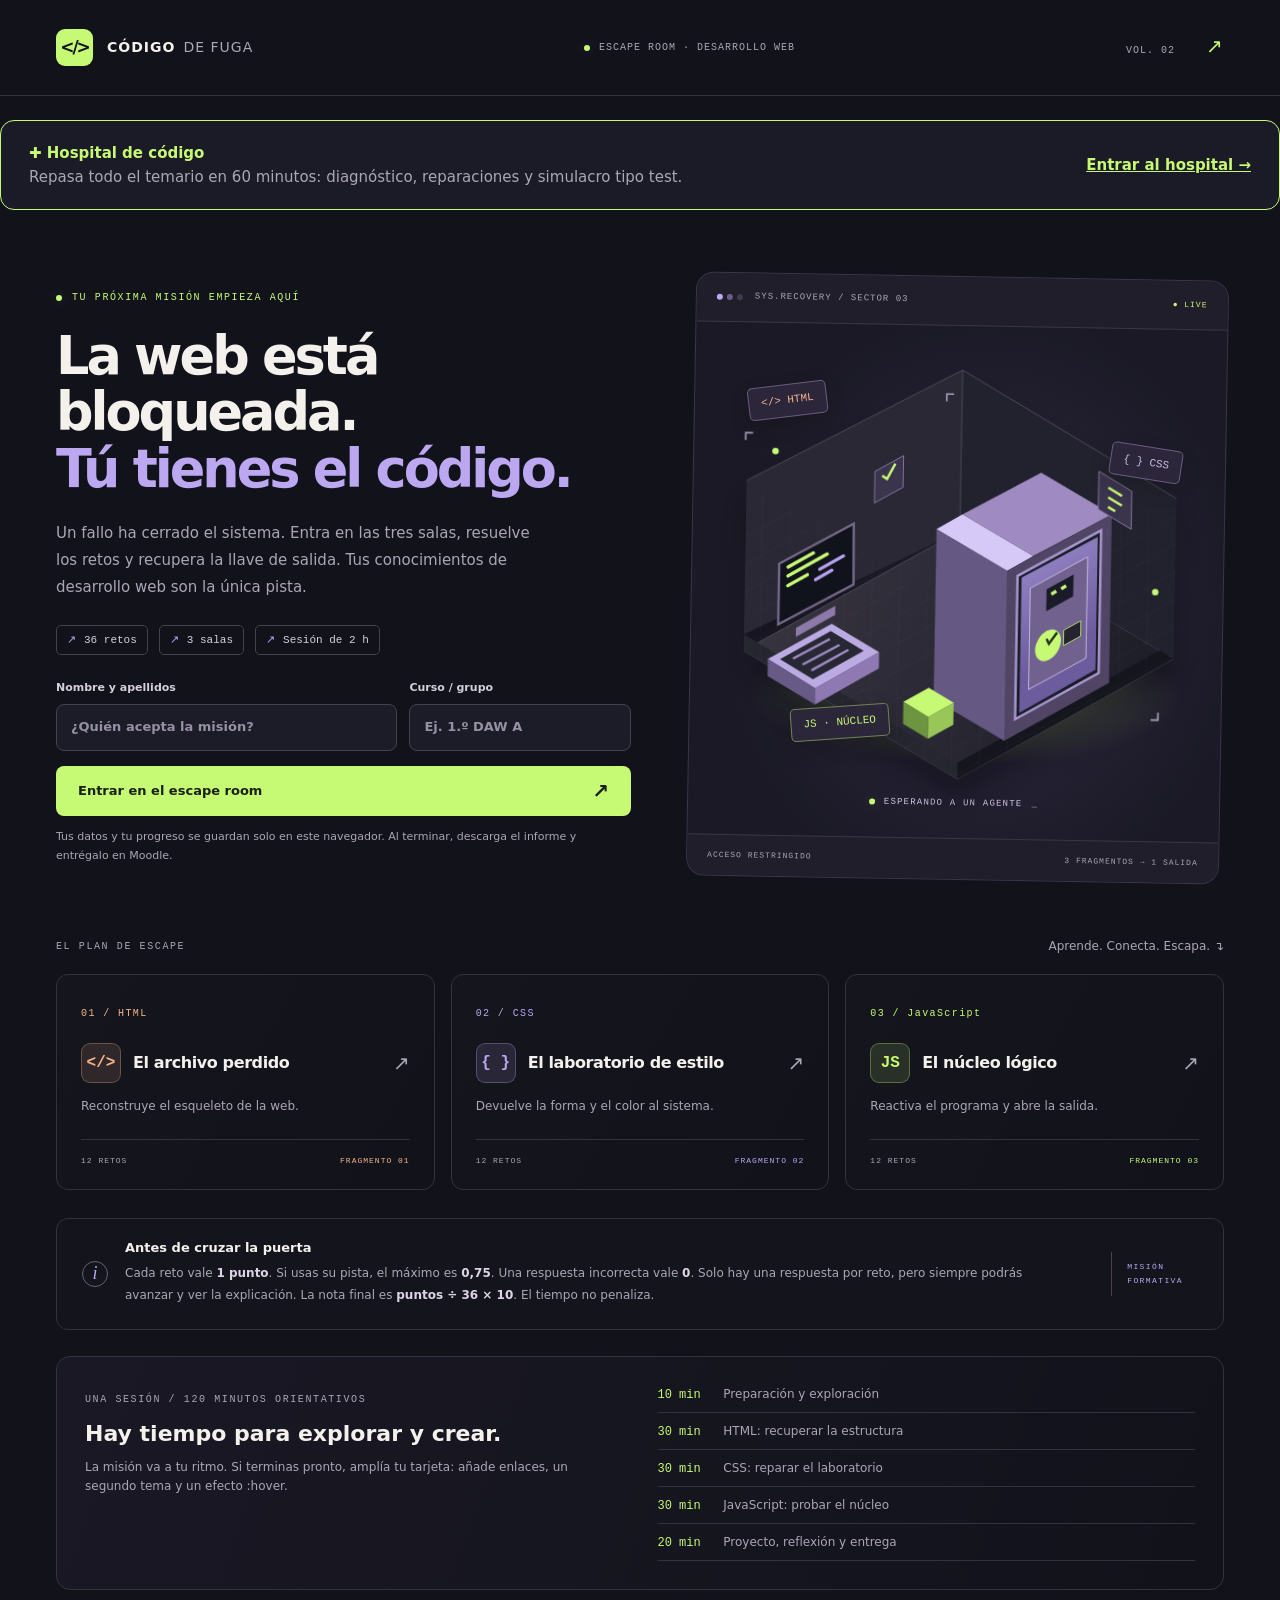
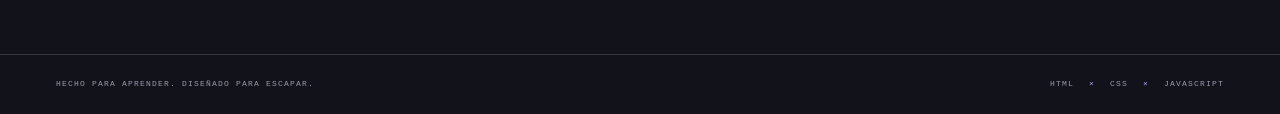
<file: index.html>
<!doctype html>
<html lang="es">
  <head>
    <meta charset="UTF-8" />
    <meta name="viewport" content="width=device-width, initial-scale=1" />
    <meta name="theme-color" content="#12121b" />
    <meta
      name="description"
      content="Una misión, tres salas y una web que rescatar. Escape room educativo de HTML, CSS y JavaScript."
    />
    <title>Código de fuga · Escape room web</title>
    <link rel="icon" href="assets/key.svg" type="image/svg+xml" />
    <link rel="stylesheet" href="styles.css?v=2" />
    <script src="questions.js?v=2" defer></script>
    <script src="game.js?v=2" defer></script>
    <script src="interactions.js?v=2" defer></script>
    <script src="app.js?v=2" defer></script>
  </head>
  <body>
    <a class="skip" href="#main">Saltar al contenido</a>
    <header class="site-header">
      <a class="brand" href="./" aria-label="Código de fuga, inicio"
        ><span class="brand-icon">&lt;/&gt;</span> CÓDIGO<span
          class="brand-light"
          >DE FUGA</span
        ></a
      ><span class="header-label"
        ><span class="live-dot"></span> ESCAPE ROOM · DESARROLLO WEB</span
      ><span class="edition">VOL. 02 <span>↗</span></span>
    </header>
    <aside class="hospital-entry" aria-label="Nueva actividad de repaso"><div><strong>✚ Hospital de código</strong><span>Repasa todo el temario en 60 minutos: diagnóstico, reparaciones y simulacro tipo test.</span></div><a href="hospital.html">Entrar al hospital →</a></aside>
    <main id="main" tabindex="-1"></main>
    <footer class="site-footer">
      <span>HECHO PARA APRENDER. DISEÑADO PARA ESCAPAR.</span
      ><span>HTML <i>×</i> CSS <i>×</i> JAVASCRIPT</span>
    </footer>
    <div id="announcer" class="sr-only" role="status" aria-live="polite"></div>
    <noscript
      ><p class="notice">
        Activa JavaScript en tu navegador para entrar en el escape room.
      </p></noscript
    >
  </body>
</html>
</file>
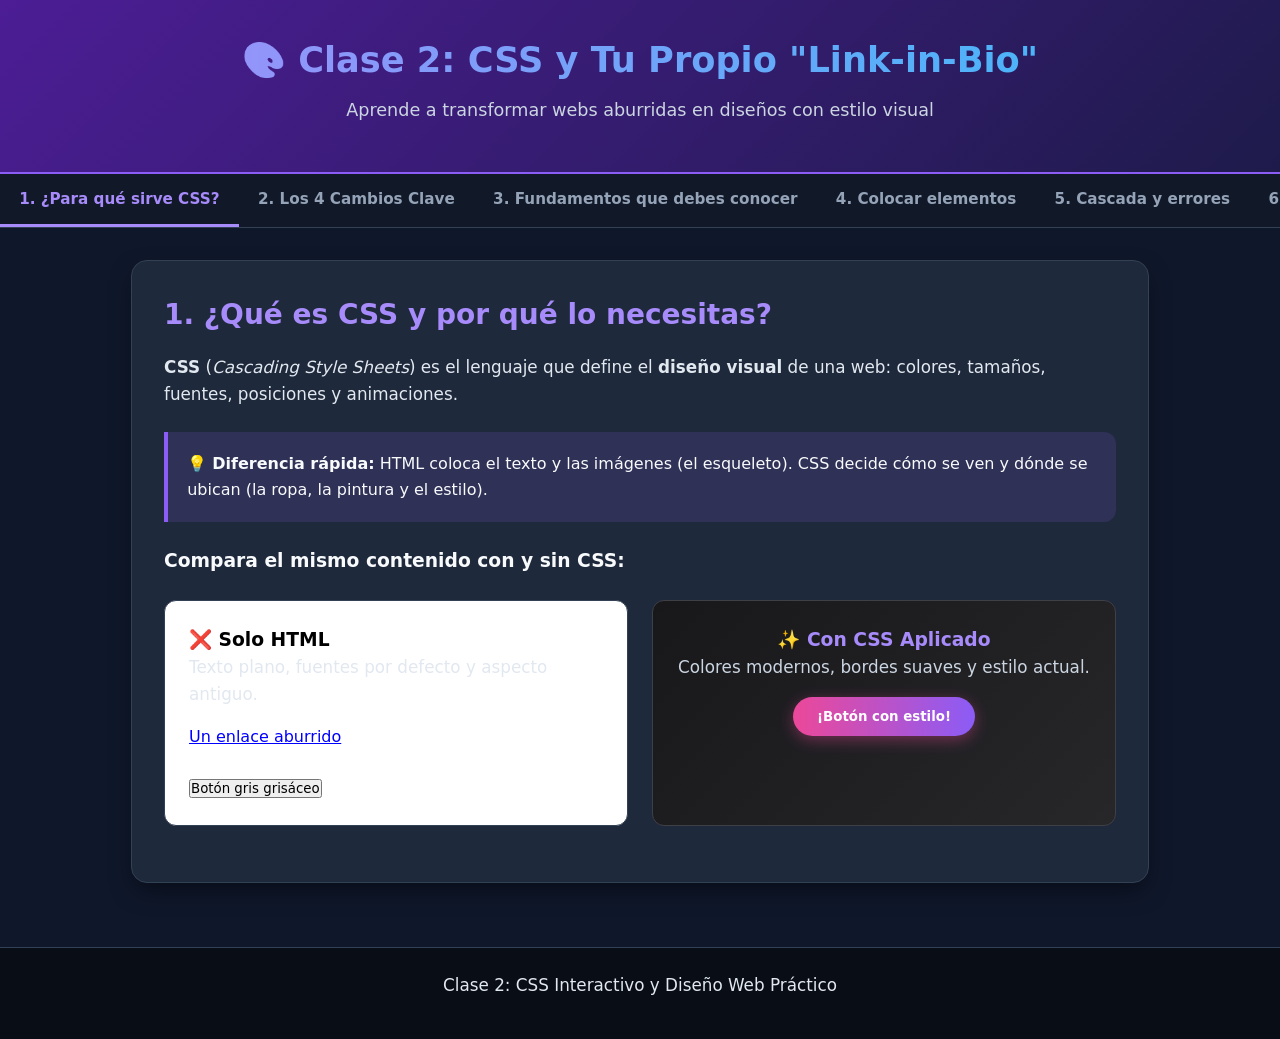
<file: 2clase (1).html>
<!DOCTYPE html>
<html lang="es">
<head>
    <meta charset="UTF-8">
    <meta name="viewport" content="width=device-width, initial-scale=1.0">
    <title>Clase 2: Dale Estilo a tu Web con CSS</title>
    <style>
        :root {
            --primary: #8b5cf6;
            --primary-dark: #7c3aed;
            --accent: #06b6d4;
            --bg: #0f172a;
            --card-bg: #1e293b;
            --text: #f8fafc;
            --text-muted: #94a3b8;
            --border: #334155;
            --code-bg: #090d16;
        }

        * {
            box-sizing: border-box;
            margin: 0;
            padding: 0;
            font-family: 'Inter', system-ui, -apple-system, sans-serif;
        }

        body {
            background-color: var(--bg);
            color: var(--text);
            line-height: 1.6;
            display: flex;
            flex-direction: column;
            min-height: 100vh;
        }

        header {
            background: linear-gradient(135deg, #4c1d95, #1e1b4b);
            color: white;
            padding: 2rem 1rem;
            text-align: center;
            border-bottom: 2px solid var(--primary);
        }

        header h1 {
            font-size: 2.2rem;
            margin-bottom: 0.5rem;
            background: linear-gradient(90deg, #a78bfa, #38bdf8);
            -webkit-background-clip: text;
            -webkit-text-fill-color: transparent;
        }

        header p {
            color: #cbd5e1;
            font-size: 1.1rem;
        }

        nav {
            display: flex;
            justify-content: flex-start;
            background-color: #111827;
            border-bottom: 1px solid var(--border);
            position: sticky;
            top: 0;
            z-index: 100;
            overflow-x: auto;
            scrollbar-width: thin;
            scrollbar-color: var(--primary) #111827;
        }

        nav button {
            flex: 0 0 auto;
            background: none;
            border: none;
            padding: 1rem 1.2rem;
            font-size: 0.95rem;
            font-weight: 600;
            color: var(--text-muted);
            cursor: pointer;
            border-bottom: 3px solid transparent;
            transition: all 0.2s;
            white-space: nowrap;
        }

        nav button:hover {
            color: var(--accent);
        }

        nav button.active {
            color: #a78bfa;
            border-bottom-color: #a78bfa;
        }

        main {
            max-width: 1050px;
            margin: 2rem auto;
            padding: 0 1rem;
            flex: 1;
            width: 100%;
        }

        .tab-content {
            display: none;
            background: var(--card-bg);
            padding: 2rem;
            border-radius: 16px;
            box-shadow: 0 10px 25px -5px rgba(0, 0, 0, 0.5);
            border: 1px solid var(--border);
            animation: fadeIn 0.3s ease-in-out;
        }

        .tab-content.active {
            display: block;
        }

        @keyframes fadeIn {
            from { opacity: 0; transform: translateY(6px); }
            to { opacity: 1; transform: translateY(0); }
        }

        h2 {
            color: #a78bfa;
            margin-bottom: 1rem;
            font-size: 1.75rem;
        }

        p, ul, ol {
            margin-bottom: 1rem;
            color: #e2e8f0;
            font-size: 1.05rem;
        }

        ul, ol {
            padding-left: 1.5rem;
        }

        li {
            margin-bottom: 0.5rem;
        }

        .highlight-box {
            background-color: rgba(139, 92, 246, 0.15);
            border-left: 4px solid var(--primary);
            padding: 1.2rem;
            margin: 1.5rem 0;
            border-radius: 0 12px 12px 0;
        }

        /* Comparador Visual */
        .comparison-grid {
            display: grid;
            grid-template-columns: 1fr 1fr;
            gap: 1.5rem;
            margin: 1.5rem 0;
        }

        @media (max-width: 768px) {
            .comparison-grid { grid-template-columns: 1fr; }

            nav {
                flex-wrap: wrap;
                overflow-x: visible;
            }

            nav button {
                flex: 1 1 auto;
                min-width: 45%;
                padding: 0.75rem 0.55rem;
                font-size: 0.8rem;
                white-space: normal;
                line-height: 1.25;
            }
        }

        .demo-box {
            padding: 1.5rem;
            border-radius: 12px;
            border: 1px solid var(--border);
        }

        .demo-no-css {
            background: #ffffff;
            color: #000000;
            font-family: 'Times New Roman', serif;
        }

        .demo-no-css a { color: blue; }

        .demo-with-css {
            background: linear-gradient(135deg, #18181b, #27272a);
            color: white;
            text-align: center;
            border: 1px solid #3f3f46;
        }

        .demo-with-css button {
            background: linear-gradient(90deg, #ec4899, #8b5cf6);
            color: white;
            border: none;
            padding: 0.75rem 1.5rem;
            border-radius: 50px;
            font-weight: bold;
            cursor: pointer;
            box-shadow: 0 4px 15px rgba(236, 72, 153, 0.4);
            transition: transform 0.2s;
        }

        .demo-with-css button:hover {
            transform: scale(1.05);
        }

        /* Editor de Código */
        .editor-container {
            display: grid;
            grid-template-columns: 1fr 1fr;
            gap: 1.2rem;
            margin-top: 1.5rem;
        }

        @media (max-width: 800px) {
            .editor-container { grid-template-columns: 1fr; }
        }

        .code-input-wrapper {
            display: flex;
            flex-direction: column;
        }

        .code-input-wrapper label, .preview-wrapper label {
            font-weight: bold;
            margin-bottom: 0.5rem;
            color: var(--text-muted);
        }

        textarea {
            width: 100%;
            height: 420px;
            background-color: var(--code-bg);
            color: #38bdf8;
            font-family: 'Fira Code', 'Consolas', monospace;
            font-size: 0.9rem;
            padding: 1rem;
            border-radius: 10px;
            border: 1px solid var(--border);
            resize: vertical;
            line-height: 1.5;
        }

        iframe {
            width: 100%;
            height: 420px;
            border: 1px solid var(--border);
            border-radius: 10px;
            background: white;
        }

        .btn-action {
            background: linear-gradient(90deg, var(--primary), var(--primary-dark));
            color: white;
            border: none;
            padding: 0.7rem 1.4rem;
            border-radius: 8px;
            font-weight: bold;
            cursor: pointer;
            margin-top: 0.75rem;
            display: inline-flex;
            align-items: center;
            gap: 0.5rem;
            transition: opacity 0.2s;
        }

        .btn-action:hover {
            opacity: 0.9;
        }

        footer {
            text-align: center;
            padding: 1.5rem;
            color: var(--text-muted);
            border-top: 1px solid var(--border);
            margin-top: 2rem;
            background-color: #090d16;
        }

        .property-card {
            background: #0f172a;
            border: 1px solid var(--border);
            padding: 1rem;
            border-radius: 8px;
            margin-bottom: 1rem;
        }

        .property-card code {
            color: #38bdf8;
            font-weight: bold;
            font-size: 1.1rem;
        }

        .lesson-grid {
            display: grid;
            grid-template-columns: repeat(2, minmax(0, 1fr));
            gap: 1rem;
            margin: 1.5rem 0;
        }

        @media (max-width: 700px) {
            .lesson-grid { grid-template-columns: 1fr; }
        }

        .lesson-card {
            background: #111827;
            border: 1px solid var(--border);
            border-radius: 12px;
            padding: 1.2rem;
        }

        .lesson-card h3 {
            color: #a78bfa;
            margin-bottom: 0.5rem;
        }

        .lesson-card p:last-child,
        .lesson-card ul:last-child {
            margin-bottom: 0;
        }

        .code-example {
            overflow-x: auto;
            background: var(--code-bg);
            color: #c4b5fd;
            padding: 1rem;
            border-radius: 8px;
            margin: 1rem 0;
            font-family: 'Fira Code', 'Consolas', monospace;
            font-size: 0.9rem;
            line-height: 1.55;
        }

        .box-model-demo {
            width: min(100%, 310px);
            margin: 1.5rem auto;
            padding: 1.2rem;
            border: 8px solid #f59e0b;
            background: #164e63;
            outline: 3px dashed #ec4899;
            text-align: center;
        }

        .flex-demo {
            display: flex;
            justify-content: space-between;
            align-items: center;
            gap: 0.75rem;
            flex-wrap: wrap;
            background: #0f172a;
            border: 1px dashed var(--accent);
            padding: 1rem;
            border-radius: 10px;
        }

        .flex-demo span {
            flex: 1 1 100px;
            padding: 0.8rem;
            text-align: center;
            background: #7c3aed;
            border-radius: 8px;
        }

        .responsive-note {
            border-left: 4px solid #06b6d4;
            background: rgba(6, 182, 212, 0.12);
            padding: 1rem 1.2rem;
            margin: 1rem 0;
        }

        .checklist {
            list-style: none;
            padding-left: 0;
        }

        .checklist li::before {
            content: '☐';
            color: #38bdf8;
            margin-right: 0.6rem;
        }

        .step-card {
            position: relative;
            background: #111827;
            border: 1px solid var(--border);
            border-radius: 12px;
            padding: 1.25rem 1.25rem 1.25rem 4.5rem;
            margin: 1rem 0;
        }

        .step-number {
            position: absolute;
            left: 1.2rem;
            top: 1.2rem;
            width: 2.2rem;
            height: 2.2rem;
            display: grid;
            place-items: center;
            border-radius: 50%;
            background: var(--primary);
            color: white;
            font-weight: bold;
        }

        .folder-tree {
            background: var(--code-bg);
            border: 1px solid var(--border);
            border-radius: 8px;
            padding: 1rem 1.25rem;
            color: #c4b5fd;
            font-family: 'Fira Code', 'Consolas', monospace;
            line-height: 1.7;
            overflow-x: auto;
        }

        .teacher-tip {
            background: rgba(245, 158, 11, 0.12);
            border-left: 4px solid #f59e0b;
            padding: 1rem 1.2rem;
            margin: 1rem 0;
            border-radius: 0 8px 8px 0;
        }

        .mini-table {
            width: 100%;
            border-collapse: collapse;
            margin: 1rem 0;
            font-size: 0.95rem;
        }

        .mini-table th,
        .mini-table td {
            text-align: left;
            border: 1px solid var(--border);
            padding: 0.7rem;
            vertical-align: top;
        }

        .mini-table th {
            background: #0f172a;
            color: #a78bfa;
        }
    </style>
</head>
<body>

    <header>
        <h1>🎨 Clase 2: CSS y Tu Propio "Link-in-Bio"</h1>
        <p>Aprende a transformar webs aburridas en diseños con estilo visual</p>
    </header>

    <nav>
        <button class="active" onclick="openTab(event, 'por-que-css')">1. ¿Para qué sirve CSS?</button>
        <button onclick="openTab(event, 'superpoderes')">2. Los 4 Cambios Clave</button>
        <button onclick="openTab(event, 'fundamentos')">3. Fundamentos que debes conocer</button>
        <button onclick="openTab(event, 'layout')">4. Colocar elementos</button>
        <button onclick="openTab(event, 'cascada')">5. Cascada y errores</button>
        <button onclick="openTab(event, 'desde-cero')">6. Crear un proyecto desde cero</button>
        <button onclick="openTab(event, 'efecto-hover')">7. Truco: Efectos al Pasar el Ratón</button>
        <button onclick="openTab(event, 'editor-linktree')">8. PROYECTO: Tu Linktree</button>
        <button onclick="openTab(event, 'retos')">9. Retos Extra</button>
    </nav>

    <main>
        <!-- SECCIÓN 1: ¿Por qué CSS? -->
        <section id="por-que-css" class="tab-content active">
            <h2>1. ¿Qué es CSS y por qué lo necesitas?</h2>
            <p><strong>CSS</strong> (<em>Cascading Style Sheets</em>) es el lenguaje que define el <strong>diseño visual</strong> de una web: colores, tamaños, fuentes, posiciones y animaciones.</p>

            <div class="highlight-box">
                💡 <strong>Diferencia rápida:</strong> HTML coloca el texto y las imágenes (el esqueleto). CSS decide cómo se ven y dónde se ubican (la ropa, la pintura y el estilo).
            </div>

            <h3>Compara el mismo contenido con y sin CSS:</h3>
            <div class="comparison-grid">
                <div class="demo-box demo-no-css">
                    <h3>❌ Solo HTML</h3>
                    <p>Texto plano, fuentes por defecto y aspecto antiguo.</p>
                    <a href="#">Un enlace aburrido</a><br><br>
                    <button>Botón gris grisáceo</button>
                </div>
                <div class="demo-box demo-with-css">
                    <h3 style="color: #a78bfa;">✨ Con CSS Aplicado</h3>
                    <p style="color: #cbd5e1;">Colores modernos, bordes suaves y estilo actual.</p>
                    <button>¡Botón con estilo!</button>
                </div>
            </div>
        </section>

        <!-- SECCIÓN 2: Los 4 Cambios Clave -->
        <section id="superpoderes" class="tab-content">
            <h2>2. Las 4 Propiedades de CSS más importantes</h2>
            <p>Con solo estas cuatro propiedades puedes cambiar por completo el aspecto de cualquier sitio:</p>

            <div class="property-card">
                <code>background-color: #1e293b;</code>
                <p>Cambia el color de fondo. Puedes usar colores en inglés (<code>black</code>, <code>red</code>) o códigos Hexadecimales (<code>#ff0055</code>).</p>
            </div>

            <div class="property-card">
                <code>color: #ffffff;</code>
                <p>Cambia el color del texto.</p>
            </div>

            <div class="property-card">
                <code>border-radius: 20px;</code>
                <p>Redondea las esquinas de los botones, imágenes o recuadros. Cuanto mayor sea el número, más redondo será.</p>
            </div>

            <div class="property-card">
                <code>padding: 15px;</code>
                <p>Añade espacio interno alrededor del texto para que los elementos no queden apretados.</p>
            </div>
        </section>

        <!-- SECCIÓN 3: Fundamentos -->
        <section id="fundamentos" class="tab-content">
            <h2>3. Fundamentos de CSS: cómo leer una regla</h2>
            <p>Una regla CSS tiene tres partes: el <strong>selector</strong> indica a qué elemento afecta, la <strong>propiedad</strong> indica qué queremos cambiar y el <strong>valor</strong> indica cómo.</p>

            <pre class="code-example">selector {
    propiedad: valor;
}

p {
    color: tomato;
    font-size: 18px;
}</pre>

            <div class="lesson-grid">
                <article class="lesson-card">
                    <h3>1. Selectores</h3>
                    <p>Podemos seleccionar por etiqueta, clase o identificador.</p>
                    <pre class="code-example">p { color: white; }        /* etiqueta */
.destacado { color: gold; } /* clase */
#titulo { font-size: 2rem; } /* id */</pre>
                    <p><strong>Consejo:</strong> usa clases para repetir estilos y reserva los identificadores para elementos únicos.</p>
                </article>
                <article class="lesson-card">
                    <h3>2. Agrupar y reutilizar</h3>
                    <p>Varias clases pueden aplicarse al mismo elemento para combinar estilos.</p>
                    <pre class="code-example">.tarjeta { padding: 1rem; }
.importante { border: 2px solid gold; }

&lt;div class="tarjeta importante"&gt;...</pre>
                </article>
                <article class="lesson-card">
                    <h3>3. Unidades</h3>
                    <p><code>px</code> es una medida fija; <code>%</code> depende del elemento padre; <code>rem</code> depende del tamaño base de letra; <code>vw</code> y <code>vh</code> dependen de la ventana.</p>
                    <pre class="code-example">width: 80%;
padding: 1rem;
font-size: 18px;</pre>
                </article>
                <article class="lesson-card">
                    <h3>4. Comentarios y orden</h3>
                    <p>Los comentarios ayudan a explicar el código y el navegador no los muestra.</p>
                    <pre class="code-example">/* Colores principales */
body { background: #111827; }</pre>
                    <p>Si dos reglas tienen la misma fuerza, normalmente gana la que aparece más abajo.</p>
                </article>
            </div>

            <div class="highlight-box">
                🧠 <strong>Pregunta para la clase:</strong> ¿qué selector usarías para cambiar todos los párrafos y cuál para cambiar solo el párrafo con la clase <code>.aviso</code>?
            </div>
        </section>

        <!-- SECCIÓN 4: Modelo de caja y layout -->
        <section id="layout" class="tab-content">
            <h2>4. Modelo de caja y colocación de elementos</h2>
            <p>En CSS, casi todo se comporta como una caja. Entender sus partes evita que los elementos queden demasiado juntos o se descoloquen.</p>

            <div class="box-model-demo">
                Contenido
                <br><small>padding → borde → margen</small>
            </div>

            <div class="lesson-grid">
                <article class="lesson-card">
                    <h3>El modelo de caja</h3>
                    <ul>
                        <li><strong>content:</strong> el texto o imagen.</li>
                        <li><strong>padding:</strong> espacio interior.</li>
                        <li><strong>border:</strong> línea que rodea la caja.</li>
                        <li><strong>margin:</strong> espacio exterior entre cajas.</li>
                    </ul>
                    <pre class="code-example">.tarjeta {
    margin: 20px;
    padding: 16px;
    border: 2px solid white;
}</pre>
                </article>
                <article class="lesson-card">
                    <h3>Flexbox en 4 propiedades</h3>
                    <p>Flexbox permite colocar elementos en fila o columna y repartir el espacio disponible.</p>
                    <pre class="code-example">.menu {
    display: flex;
    justify-content: space-between;
    align-items: center;
    gap: 1rem;
}</pre>
                </article>
            </div>

            <div class="flex-demo" aria-label="Ejemplo visual de Flexbox">
                <span>Elemento 1</span><span>Elemento 2</span><span>Elemento 3</span>
            </div>

            <div class="responsive-note">
                📱 <strong>Diseño responsive:</strong> una web debe funcionar en móvil y ordenador. Usa porcentajes, <code>max-width</code>, <code>flex-wrap</code> y media queries cuando sea necesario.
            </div>
            <pre class="code-example">@media (max-width: 600px) {
    h1 { font-size: 1.5rem; }
    .menu { flex-direction: column; }
}</pre>
        </section>

        <!-- SECCIÓN 5: Cascada y buenas prácticas -->
        <section id="cascada" class="tab-content">
            <h2>5. La cascada y buenas prácticas</h2>
            <p>La “C” de CSS significa <strong>cascading</strong>: cuando varias reglas afectan a un elemento, el navegador decide cuál tiene prioridad.</p>
            <div class="lesson-grid">
                <article class="lesson-card">
                    <h3>Prioridad orientativa</h3>
                    <ol>
                        <li>Estilos en línea: <code>style="..."</code></li>
                        <li>Identificadores: <code>#menu</code></li>
                        <li>Clases y pseudo-clases: <code>.boton:hover</code></li>
                        <li>Etiquetas: <code>button</code></li>
                    </ol>
                </article>
                <article class="lesson-card">
                    <h3>Errores frecuentes</h3>
                    <ul class="checklist">
                        <li>Olvidar el punto delante de una clase.</li>
                        <li>Olvidar el punto y coma final.</li>
                        <li>Escribir mal una propiedad.</li>
                        <li>No cerrar una llave <code>}</code>.</li>
                        <li>Usar demasiados estilos en línea.</li>
                    </ul>
                </article>
            </div>
            <div class="highlight-box">
                🔎 <strong>Herramienta profesional:</strong> con “Inspeccionar” del navegador puedes seleccionar un elemento, ver sus estilos y probar cambios sin modificar todavía el archivo.
            </div>
        </section>

        <!-- SECCIÓN 6: Proyecto desde cero -->
        <section id="desde-cero" class="tab-content">
            <h2>6. Crear un proyecto HTML + CSS desde cero</h2>
            <p>En esta práctica vamos a crear una tarjeta de presentación sencilla. El objetivo es aprender el flujo de trabajo completo: crear una carpeta, crear dos archivos, conectarlos y comprobar el resultado.</p>

            <div class="highlight-box">
                🎯 <strong>Resultado final:</strong> una página con un título, una descripción, un botón y estilos guardados en un archivo CSS independiente.
            </div>

            <div class="step-card">
                <span class="step-number">1</span>
                <h3>Crear la carpeta del proyecto</h3>
                <p>Crea una carpeta llamada <code>mi-primera-web</code> en el Escritorio o dentro de tu carpeta de clase.</p>
                <div class="folder-tree">📁 mi-primera-web/</div>
                <p>Es importante que los dos archivos siguientes estén dentro de esta misma carpeta.</p>
            </div>

            <div class="step-card">
                <span class="step-number">2</span>
                <h3>Crear el archivo HTML</h3>
                <p>Abre Visual Studio Code, Bloc de notas o el editor que utilicéis. Crea un archivo llamado exactamente <code>index.html</code>.</p>
                <p>Escribe esta estructura básica:</p>
                <pre class="code-example">&lt;!DOCTYPE html&gt;
&lt;html lang="es"&gt;
&lt;head&gt;
    &lt;meta charset="UTF-8"&gt;
    &lt;meta name="viewport" content="width=device-width, initial-scale=1.0"&gt;
    &lt;title&gt;Mi primera web&lt;/title&gt;
    &lt;link rel="stylesheet" href="styles.css"&gt;
&lt;/head&gt;
&lt;body&gt;
    &lt;main class="tarjeta"&gt;
        &lt;h1&gt;Hola, soy Ana&lt;/h1&gt;
        &lt;p&gt;Estoy aprendiendo HTML y CSS.&lt;/p&gt;
        &lt;a class="boton" href="#"&gt;Ver mi perfil&lt;/a&gt;
    &lt;/main&gt;
&lt;/body&gt;
&lt;/html&gt;</pre>
                <p>Guarda el archivo dentro de <code>mi-primera-web</code>.</p>
            </div>

            <div class="step-card">
                <span class="step-number">3</span>
                <h3>Crear el archivo CSS</h3>
                <p>En la misma carpeta, crea un segundo archivo llamado exactamente <code>styles.css</code>.</p>
                <p>Añade estos estilos:</p>
                <pre class="code-example">* {
    box-sizing: border-box;
}

body {
    margin: 0;
    min-height: 100vh;
    display: grid;
    place-items: center;
    background-color: #e0f2fe;
    font-family: Arial, sans-serif;
}

.tarjeta {
    width: min(90%, 420px);
    padding: 2rem;
    text-align: center;
    background-color: white;
    border-radius: 16px;
    box-shadow: 0 8px 20px rgba(0, 0, 0, 0.15);
}

h1 {
    color: #7c3aed;
}

.boton {
    display: inline-block;
    padding: 0.8rem 1.2rem;
    color: white;
    background-color: #7c3aed;
    border-radius: 8px;
    text-decoration: none;
}

.boton:hover {
    background-color: #ec4899;
}</pre>
            </div>

            <div class="step-card">
                <span class="step-number">4</span>
                <h3>Comprobar la conexión</h3>
                <p>La conexión entre HTML y CSS se hace con esta línea dentro de <code>&lt;head&gt;</code>:</p>
                <pre class="code-example">&lt;link rel="stylesheet" href="styles.css"&gt;</pre>
                <p>Significa: “carga el archivo CSS que está en esta misma carpeta”. El nombre debe coincidir exactamente, incluyendo mayúsculas y minúsculas.</p>
                <div class="teacher-tip">⚠️ Si el archivo se llama <code>style.css</code> pero en HTML escribes <code>styles.css</code>, los estilos no aparecerán.</div>
            </div>

            <div class="step-card">
                <span class="step-number">5</span>
                <h3>Abrir la página en el navegador</h3>
                <ol>
                    <li>Guarda los dos archivos.</li>
                    <li>Abre la carpeta <code>mi-primera-web</code>.</li>
                    <li>Haz doble clic en <code>index.html</code>.</li>
                    <li>Comprueba que aparece la tarjeta morada.</li>
                </ol>
                <p>Si usáis Visual Studio Code, también podéis instalar <strong>Live Server</strong>, hacer clic derecho sobre <code>index.html</code> y elegir <strong>Open with Live Server</strong>.</p>
            </div>

            <div class="step-card">
                <span class="step-number">6</span>
                <h3>Hacer cambios y observar qué ocurre</h3>
                <p>Modifica una cosa cada vez y actualiza el navegador:</p>
                <table class="mini-table">
                    <thead><tr><th>Cambio</th><th>Archivo</th><th>Qué se practica</th></tr></thead>
                    <tbody>
                        <tr><td>Cambiar el nombre</td><td><code>index.html</code></td><td>Contenido HTML</td></tr>
                        <tr><td>Cambiar el color del título</td><td><code>styles.css</code></td><td>Propiedad <code>color</code></td></tr>
                        <tr><td>Hacer la tarjeta más redonda</td><td><code>styles.css</code></td><td><code>border-radius</code></td></tr>
                        <tr><td>Cambiar el texto del botón</td><td><code>index.html</code></td><td>Enlaces y etiquetas</td></tr>
                    </tbody>
                </table>
            </div>

            <div class="step-card">
                <span class="step-number">7</span>
                <h3>Revisar los errores</h3>
                <ul class="checklist">
                    <li>¿La carpeta contiene <code>index.html</code> y <code>styles.css</code>?</li>
                    <li>¿El enlace está dentro de <code>&lt;head&gt;</code>?</li>
                    <li>¿El nombre del archivo coincide exactamente?</li>
                    <li>¿Has guardado los cambios antes de actualizar?</li>
                    <li>¿Has cerrado todas las llaves <code>{ }</code> y etiquetas HTML?</li>
                </ul>
            </div>

            <div class="highlight-box">
                🚀 <strong>Reto final:</strong> cambia el nombre, los colores y el texto del botón. Después crea una segunda tarjeta con otra clase, por ejemplo <code>.tarjeta-verde</code>, sin borrar la primera.
            </div>
        </section>

        <!-- SECCIÓN 7: Efecto Hover -->
        <section id="efecto-hover" class="tab-content">
            <h2>7. El Secreto de la Interactividad: <code>:hover</code></h2>
            <p>La pseudo-clase <code>:hover</code> permite cambiar el estilo de un botón o enlace cuando el usuario pasa el cursor por encima.</p>

            <div class="highlight-box">
                <p><strong>Ejemplo de código:</strong></p>
                <pre style="background: #090d16; padding: 1rem; border-radius: 8px; color: #38bdf8;">
button {
    background-color: #8b5cf6;
    transition: 0.3s; /* Para que el cambio sea suave */
}

button:hover {
    background-color: #ec4899; /* Cambia a rosa al pasar el ratón */
    transform: scale(1.08);    /* Crece un 8% */
}</pre>
            </div>

            <p style="text-align: center; margin-top: 2rem;">👇 <strong>Pasa el ratón sobre este botón para probar el efecto:</strong></p>
            <div style="text-align: center; margin-top: 1rem;">
                <button style="
                    background: #8b5cf6; 
                    color: white; 
                    border: none; 
                    padding: 1rem 2rem; 
                    font-size: 1.2rem; 
                    font-weight: bold; 
                    border-radius: 50px; 
                    cursor: pointer; 
                    transition: all 0.3s ease;
                    box-shadow: 0 4px 15px rgba(139, 92, 246, 0.4);
                " onmouseover="this.style.background='#ec4899'; this.style.transform='scale(1.1)';" onmouseout="this.style.background='#8b5cf6'; this.style.transform='scale(1)';" onclick="alert('¡Efecto hover activado!')">
                    ¡Pasa el ratón por aquí!
                </button>
            </div>
        </section>

        <!-- SECCIÓN 8: Editor Interactivo Linktree -->
        <section id="editor-linktree" class="tab-content">
            <h2>8. Proyecto Práctico: Tu Tarjeta "Link-in-Bio"</h2>
            <p>Modifica el código a la izquierda para personalizar tu foto, nombre, redes y colores en tiempo real:</p>

            <div class="editor-container">
                <div class="code-input-wrapper">
                    <label for="codeEditor">Código HTML + CSS (Editable):</label>
                    <textarea id="codeEditor" oninput="updatePreview()"><!DOCTYPE html>
<html>
<head>
    <style>
        body {
            background-color: #0f172a;
            color: white;
            font-family: Arial, sans-serif;
            text-align: center;
            padding: 30px 10px;
        }

        .avatar {
            width: 90px;
            height: 90px;
            border-radius: 50%;
            border: 3px solid #8b5cf6;
        }

        h1 {
            font-size: 20px;
            margin: 10px 0 5px 0;
            color: #ffffff;
        }

        p {
            color: #94a3b8;
            font-size: 14px;
            margin-bottom: 25px;
        }

        .link-btn {
            display: block;
            background-color: #1e293b;
            color: #38bdf8;
            text-decoration: none;
            padding: 14px;
            margin: 12px auto;
            max-width: 280px;
            border-radius: 12px;
            font-weight: bold;
            border: 1px solid #334155;
            transition: all 0.3s;
        }

        /* EFECTO AL PASAR EL RATÓN */
        .link-btn:hover {
            background-color: #8b5cf6;
            color: white;
            transform: translateY(-3px);
        }
    </style>
</head>
<body>

    <img class="avatar" src="https://api.dicebear.com/7.x/bottts/svg?seed=Gamer" alt="Foto de perfil">
    
    <h1>@TuUsuarioGamer</h1>
    <p>🎮 Streamer & Creador de Contenido</p>

    <a class="link-btn" href="#">🔴 Canal de Twitch</a>
    <a class="link-btn" href="#">🎵 Mi Playlist de Spotify</a>
    <a class="link-btn" href="#">📸 Instagram</a>
    <a class="link-btn" href="#">💬 Servidor de Discord</a>

</body>
</html></textarea>
                    <button class="btn-action" onclick="copyCode()">📋 Copiar código para guardar</button>
                </div>

                <div class="preview-wrapper">
                    <label>Resultado Visual en Vivo:</label>
                    <iframe id="previewFrame"></iframe>
                </div>
            </div>
        </section>

        <!-- SECCIÓN 9: Retos Extra -->
        <section id="retos" class="tab-content">
            <h2>9. 🚀 Actividades propuestas</h2>
            <p>Realiza las siguientes actividades modificando el código de tu perfil. Guarda los cambios y comprueba el resultado en el navegador después de cada actividad.</p>

            <ul style="list-style: none; padding-left: 0;">
                <li style="background: #1e293b; padding: 1rem; border-radius: 8px; margin-bottom: 1rem; border-left: 4px solid #38bdf8;">
                    <strong>Actividad 1: Personaliza tu perfil</strong>
                    <p style="margin-bottom:0; font-size:0.95rem; color:#cbd5e1;">Cambia el nombre de usuario, la descripción y el avatar. Para modificar el avatar, cambia el texto después de <code>seed=</code> en la URL de la imagen por tu nombre.</p>
                </li>
                <li style="background: #1e293b; padding: 1rem; border-radius: 8px; margin-bottom: 1rem; border-left: 4px solid #a78bfa;">
                    <strong>Actividad 2: Diseña tu propio tema visual</strong>
                    <p style="margin-bottom:0; font-size:0.95rem; color:#cbd5e1;">Elige una combinación de colores diferente. Cambia el fondo, el color de los textos y el estilo de los botones usando <code>background-color</code>, <code>color</code> y <code>border</code>.</p>
                </li>
                <li style="background: #1e293b; padding: 1rem; border-radius: 8px; margin-bottom: 1rem; border-left: 4px solid #ec4899;">
                    <strong>Actividad 3: Añade un enlace y un efecto</strong>
                    <p style="margin-bottom:0; font-size:0.95rem; color:#cbd5e1;">Añade un quinto botón con un enlace a una red social o página web. Después, modifica <code>.link-btn:hover</code> para que cambie de color y se desplace ligeramente al pasar el ratón.</p>
                </li>
            </ul>

            <div class="highlight-box">
                ✅ <strong>Entrega:</strong> muestra tu perfil terminado en el navegador y explica qué propiedades CSS has cambiado en cada actividad.
            </div>
        </section>
    </main>

    <footer>
        <p>Clase 2: CSS Interactivo y Diseño Web Práctico</p>
    </footer>

    <script>
        function openTab(evt, tabId) {
            const contents = document.querySelectorAll('.tab-content');
            contents.forEach(content => content.classList.remove('active'));

            const buttons = document.querySelectorAll('nav button');
            buttons.forEach(btn => btn.classList.remove('active'));

            document.getElementById(tabId).classList.add('active');
            evt.currentTarget.classList.add('active');

            if(tabId === 'editor-linktree') {
                updatePreview();
            }
        }

        function updatePreview() {
            const code = document.getElementById('codeEditor').value;
            const iframe = document.getElementById('previewFrame');
            const documentContent = iframe.contentDocument || iframe.contentWindow.document;
            documentContent.open();
            documentContent.write(code);
            documentContent.close();
        }

        function copyCode() {
            const codeText = document.getElementById('codeEditor');
            codeText.select();
            document.execCommand('copy');
            alert('¡Código copiado al portapapeles!');
        }

        window.onload = function() {
            updatePreview();
        };
    </script>
</body>
</html>
</file>
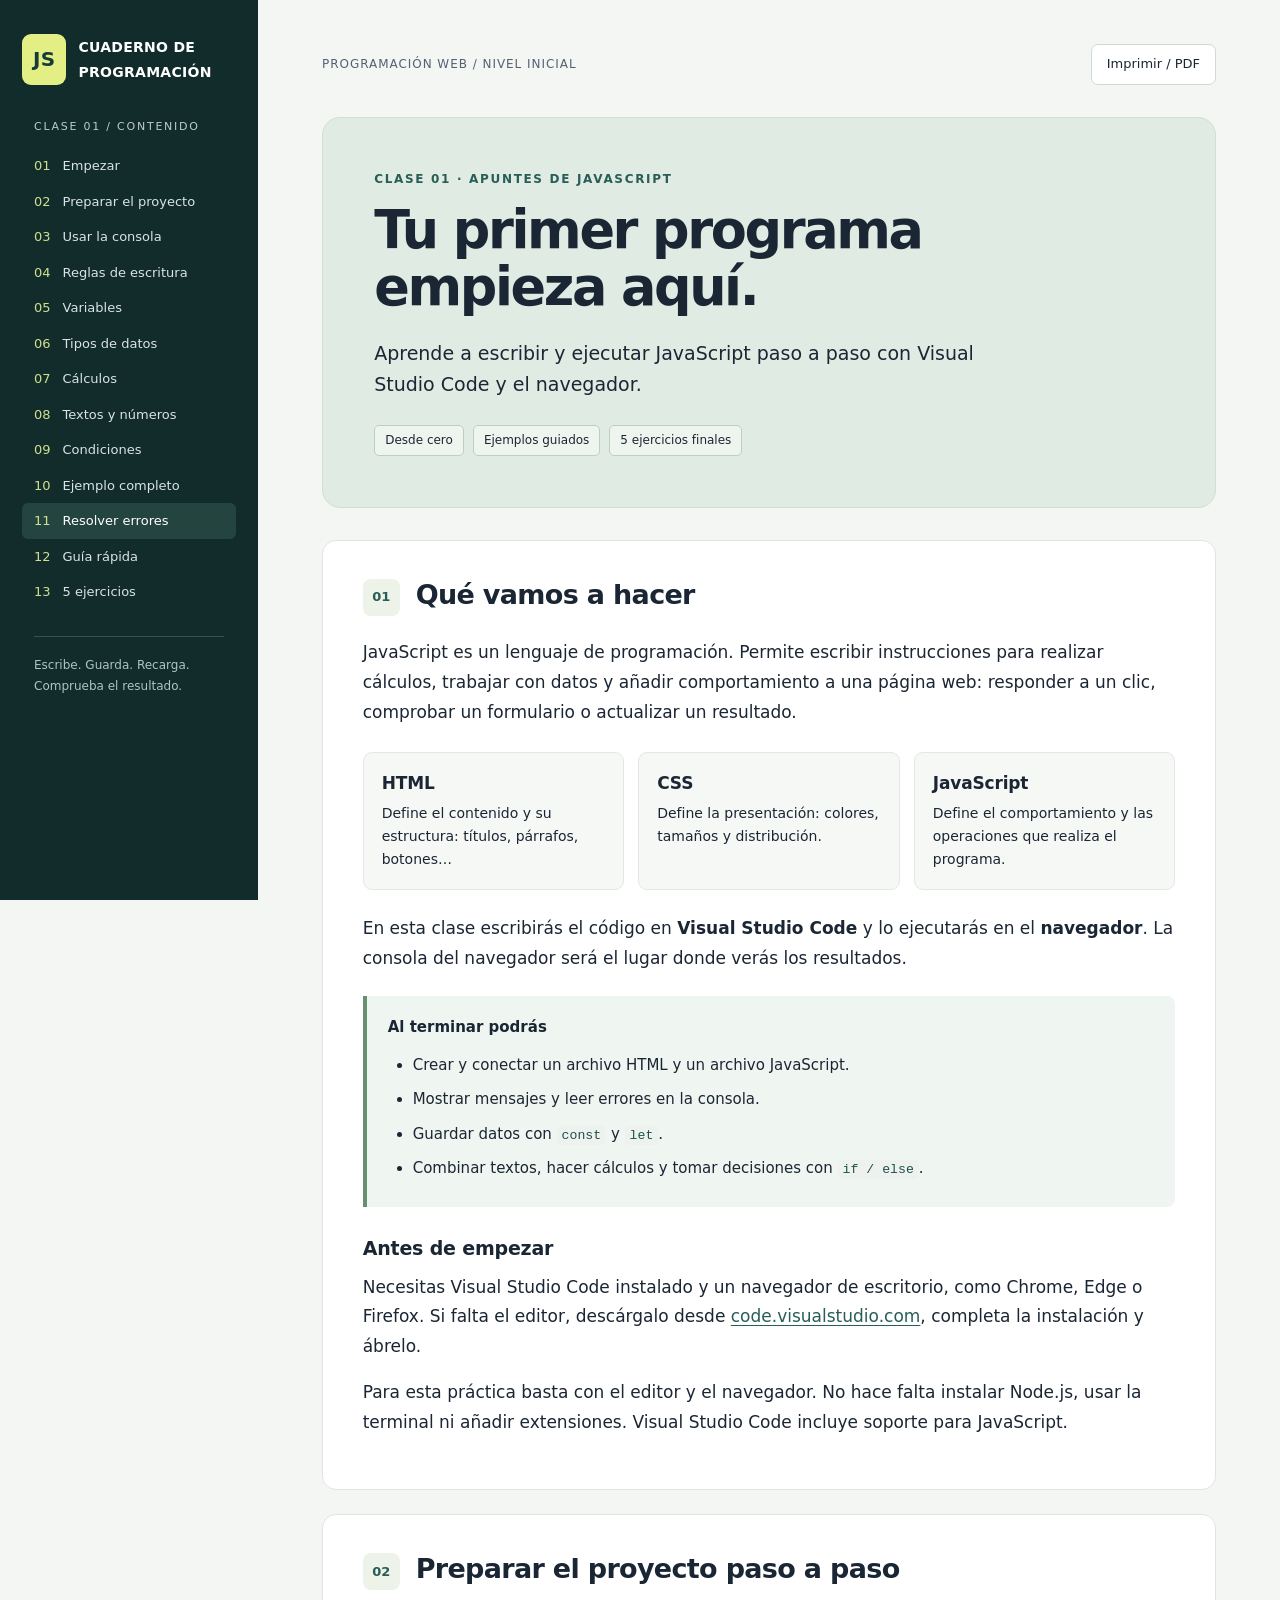
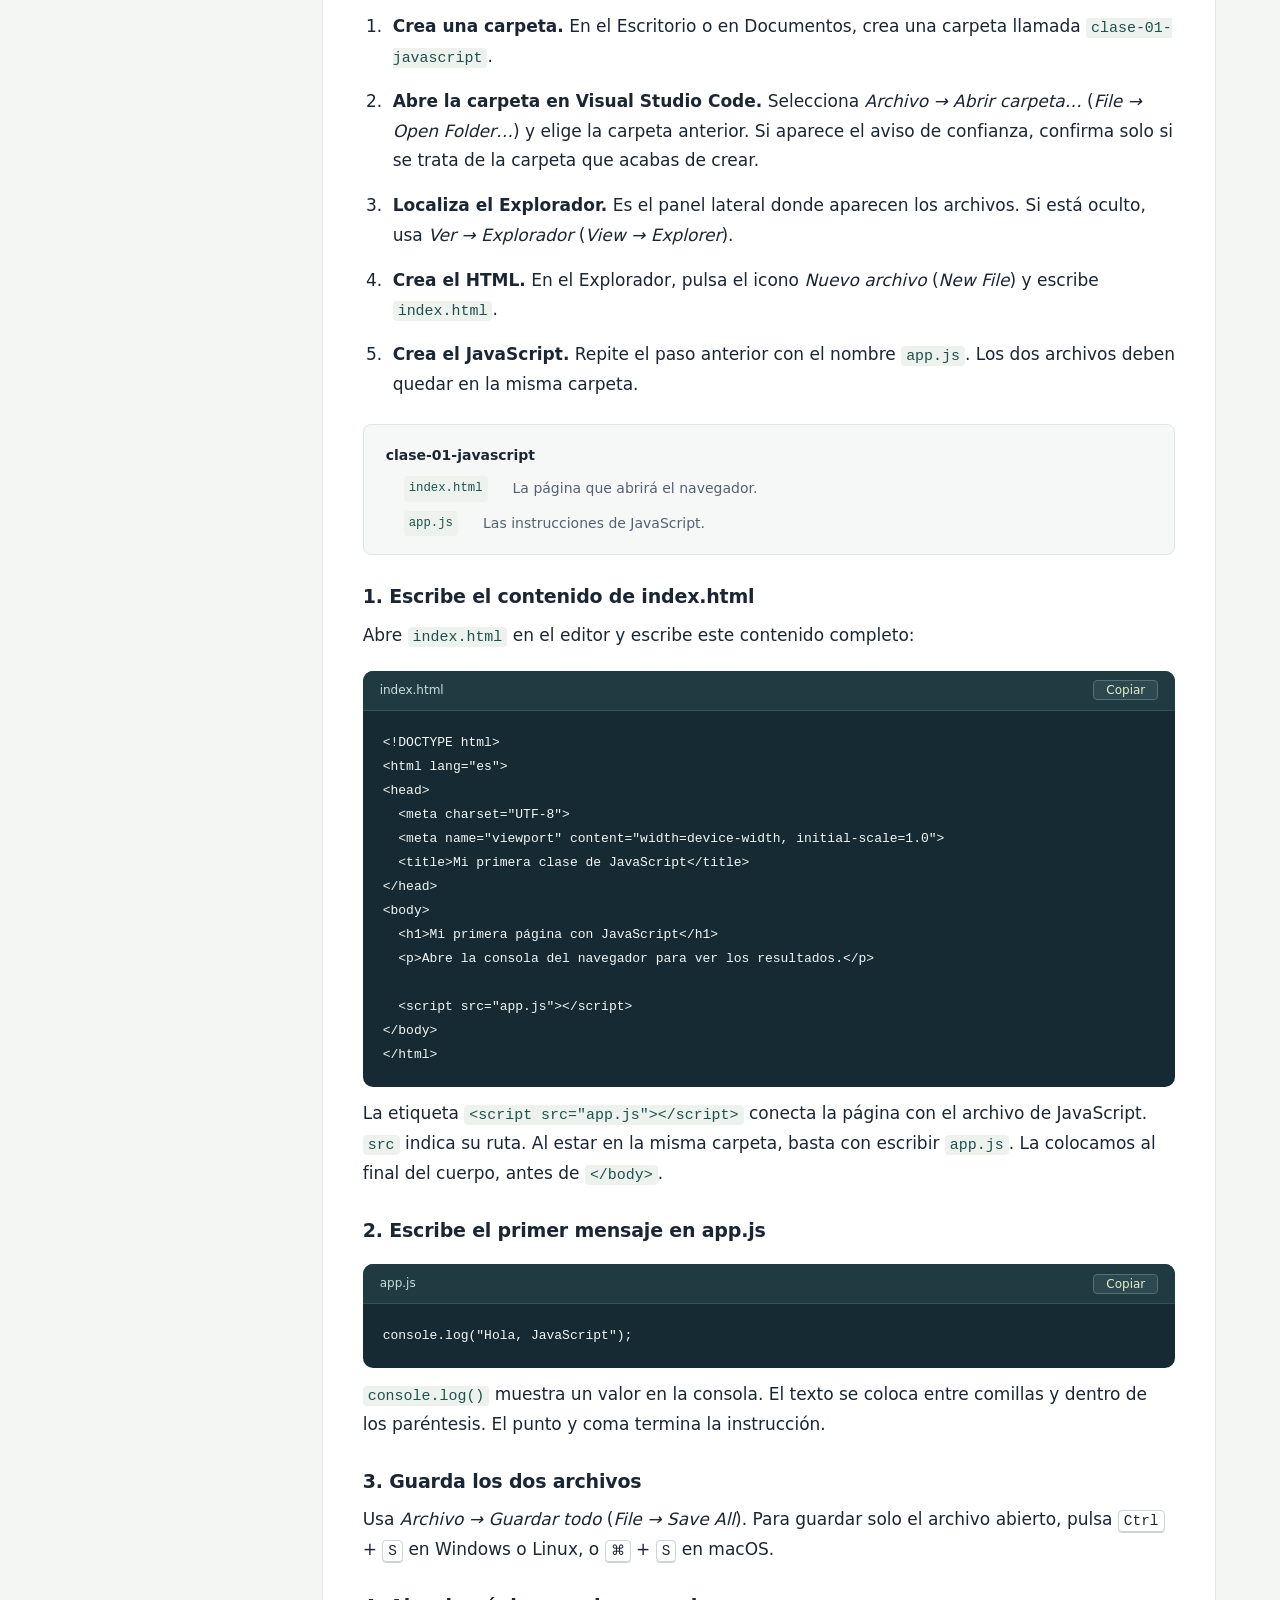
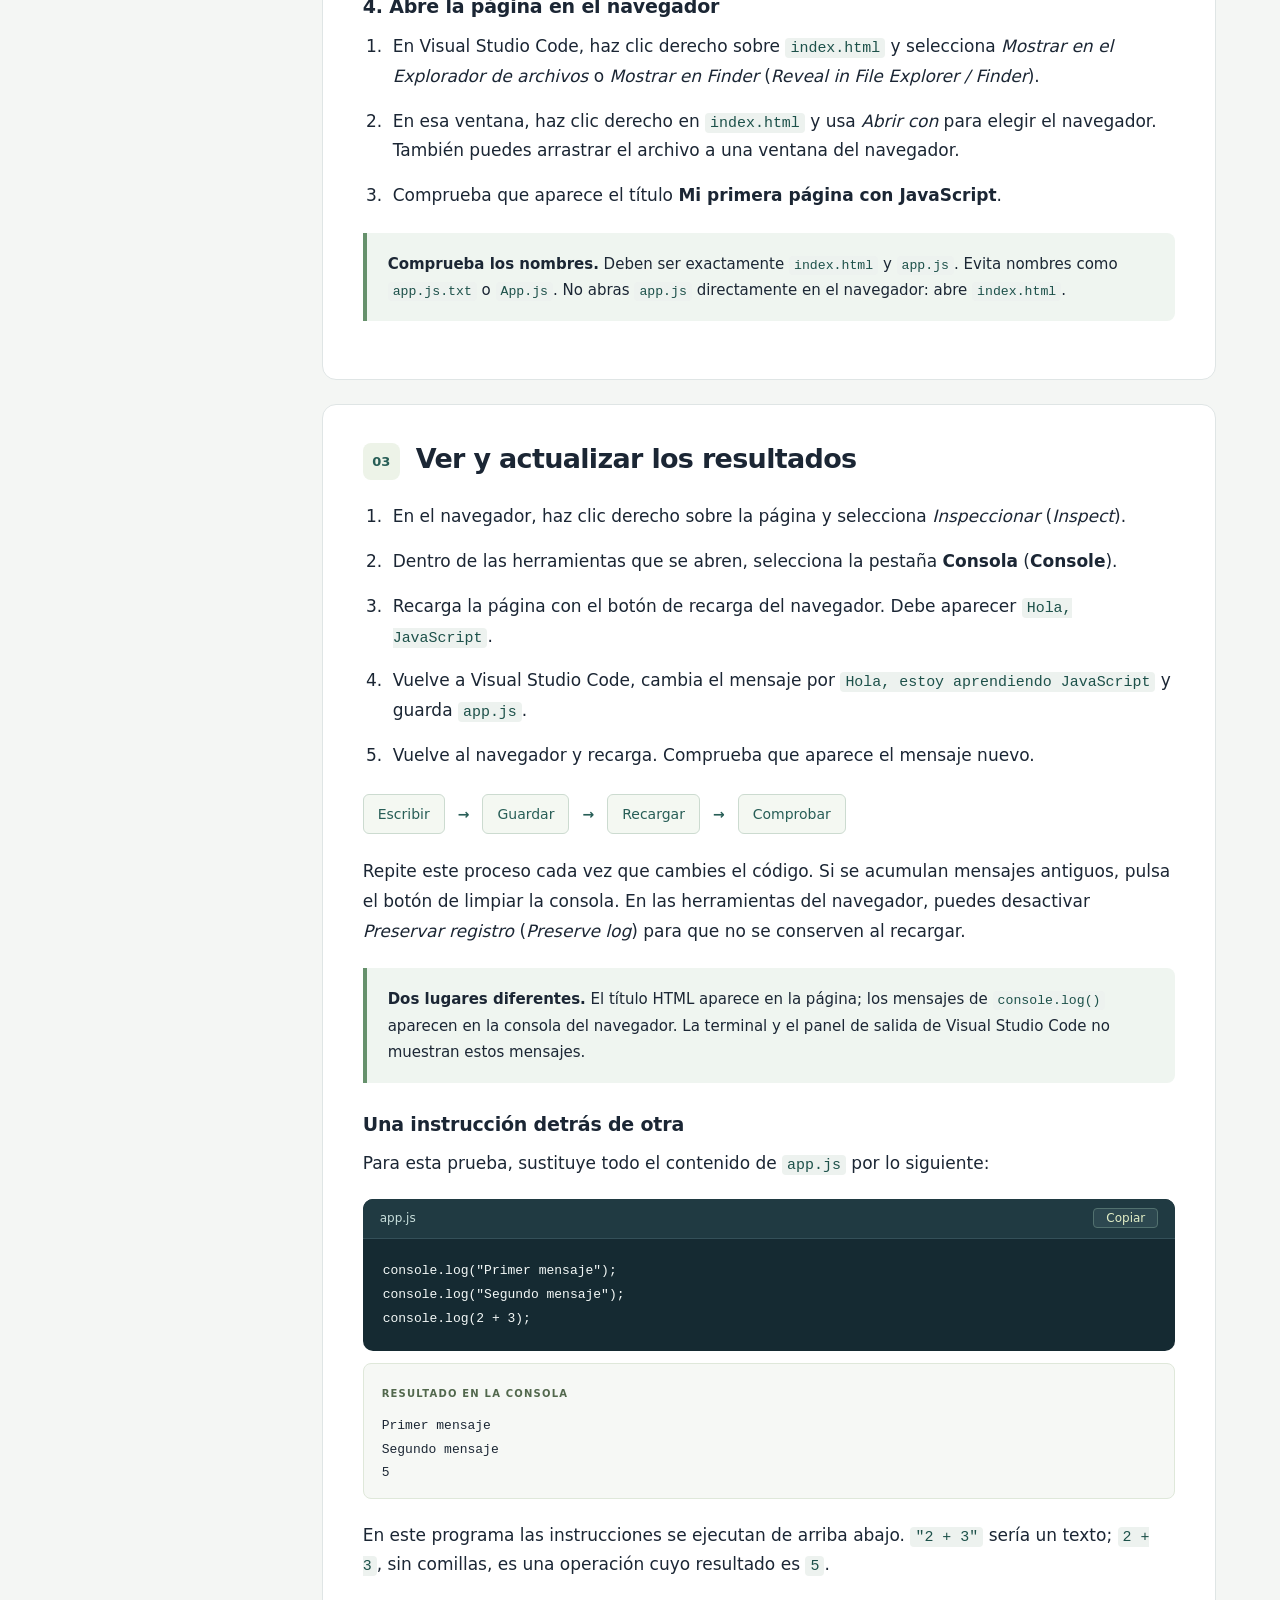
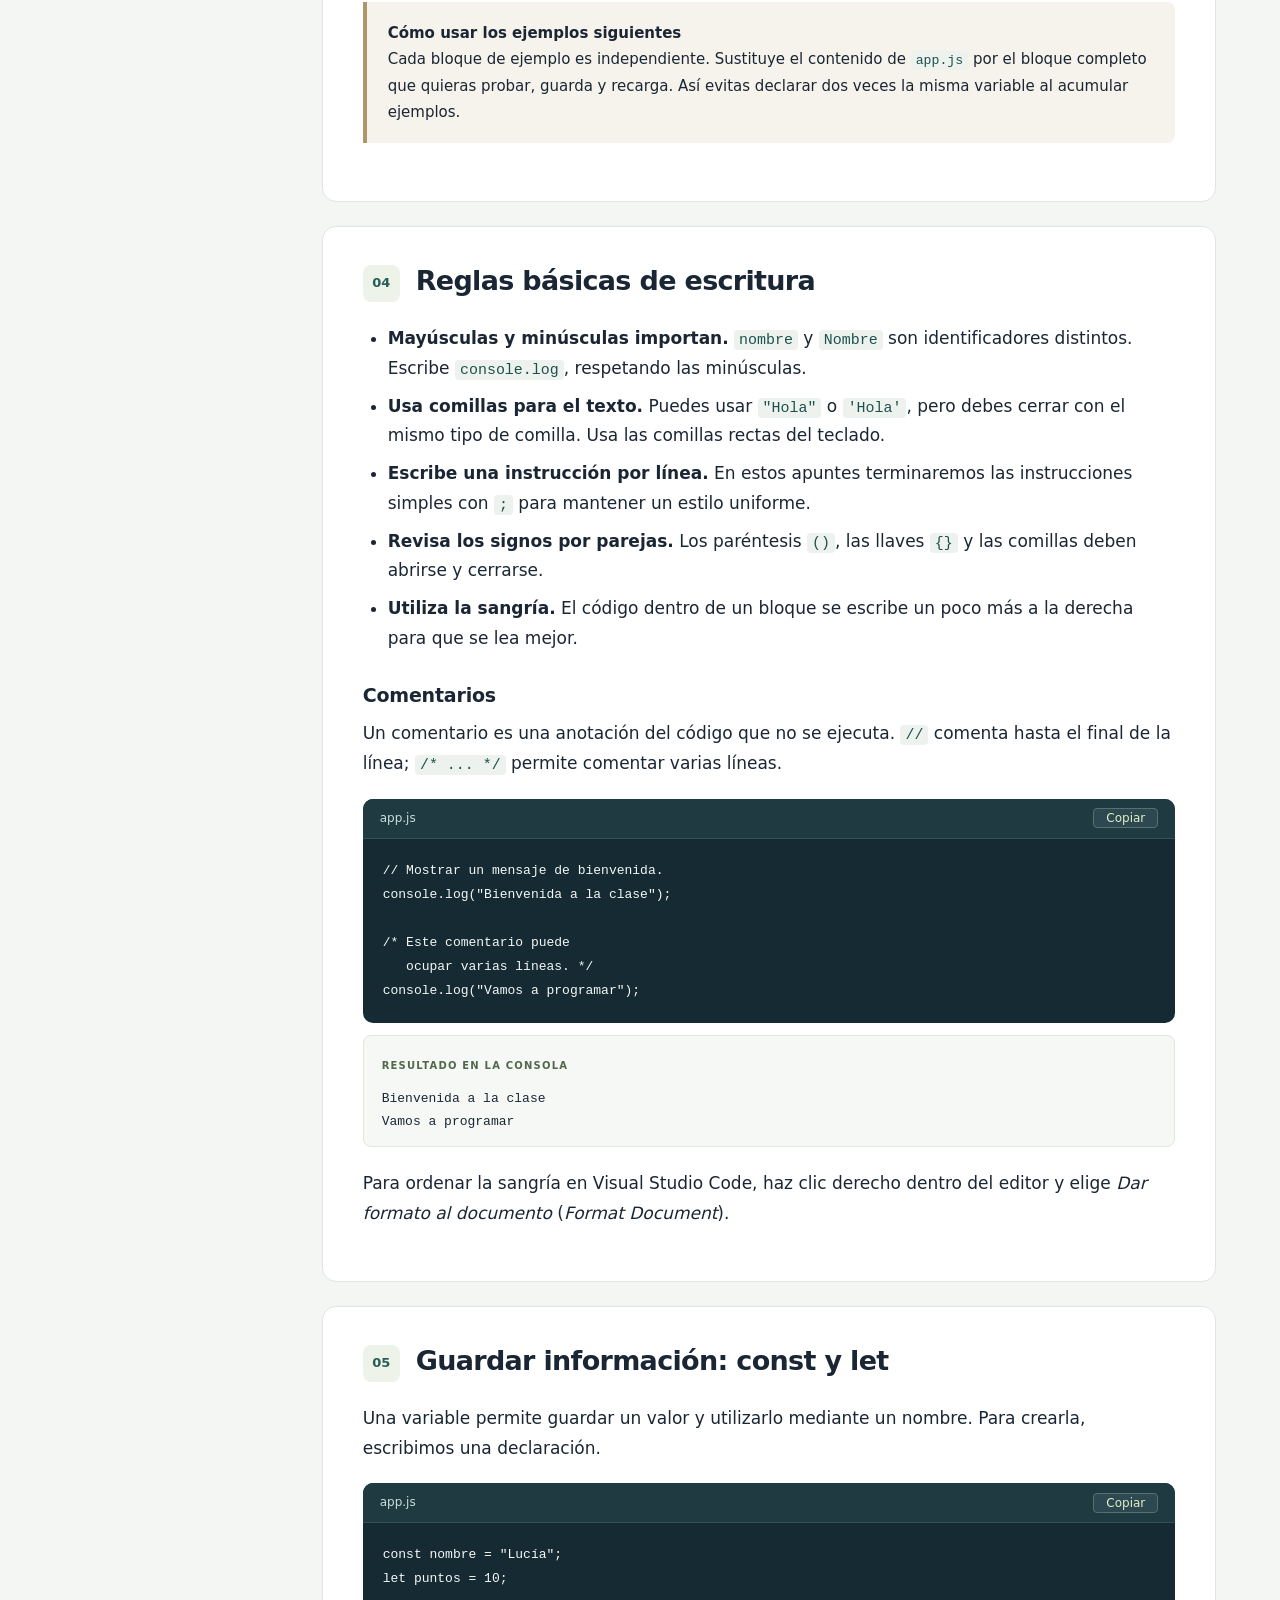
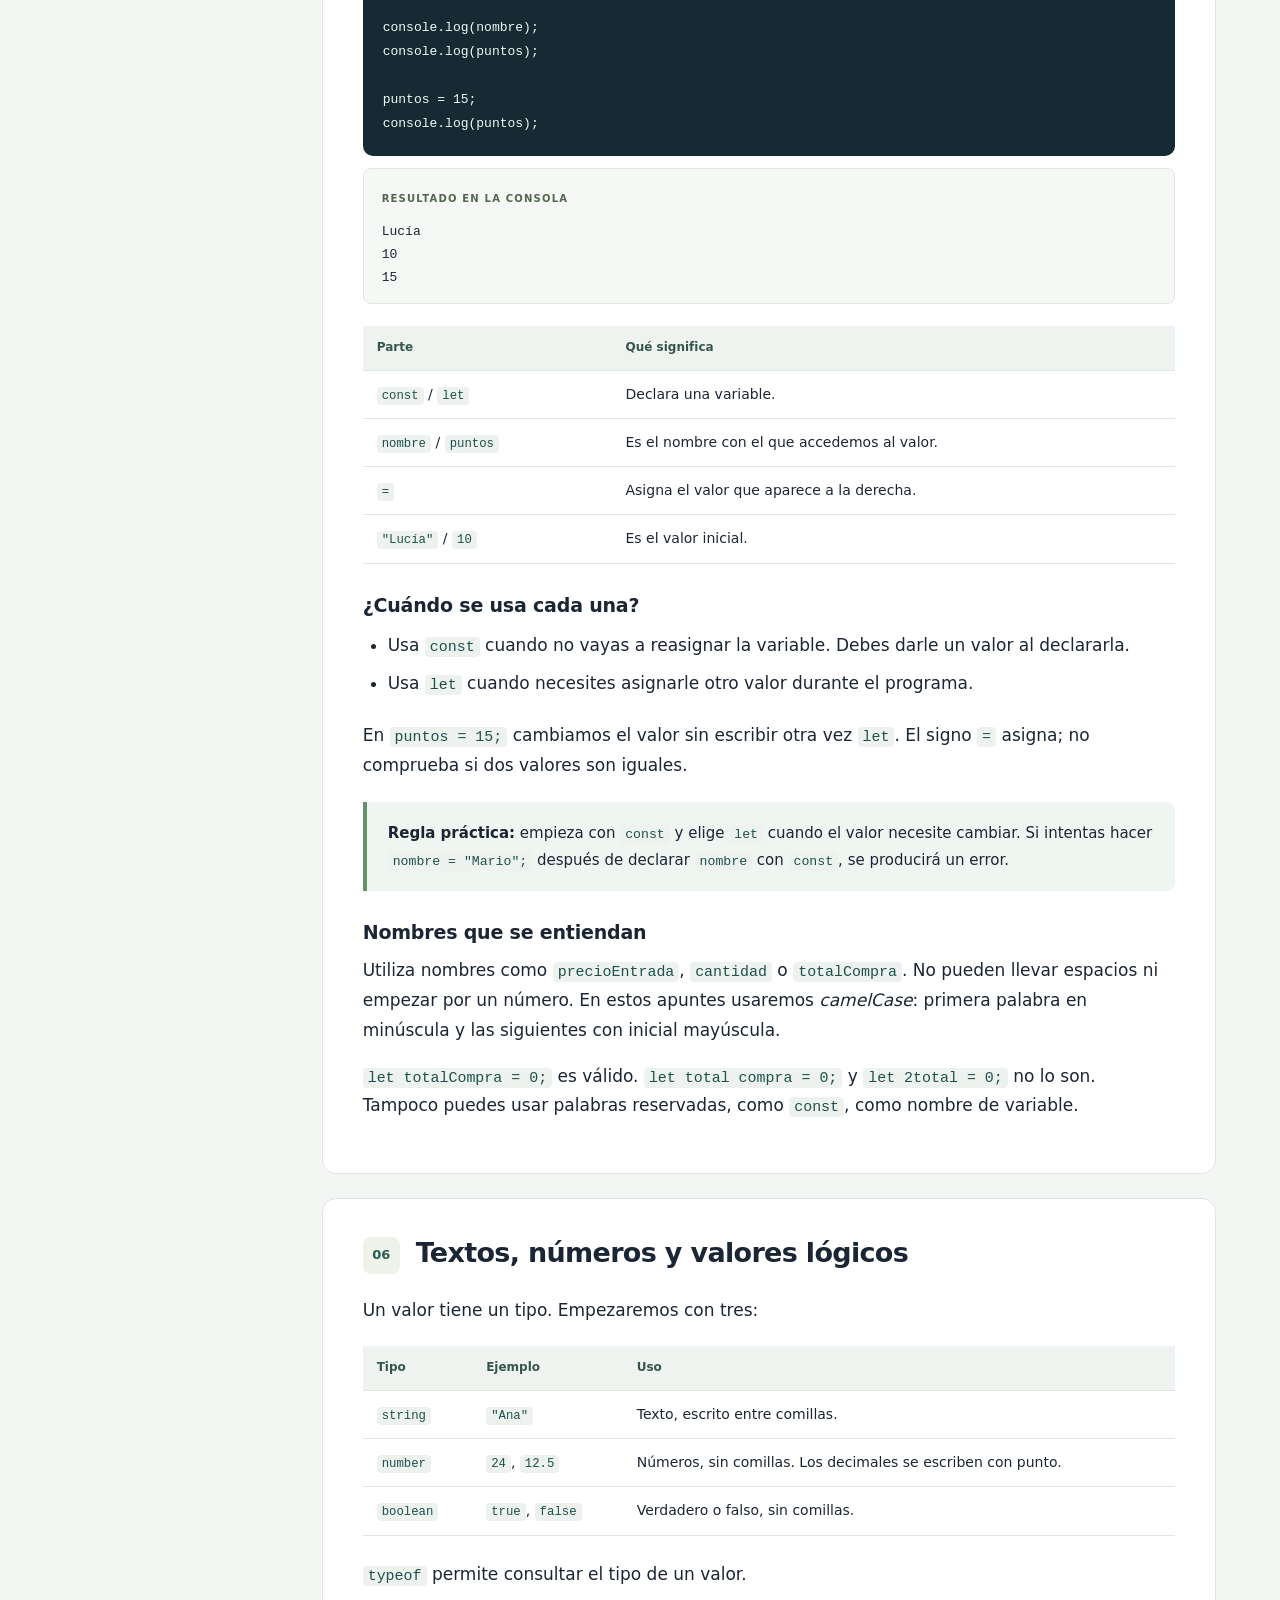
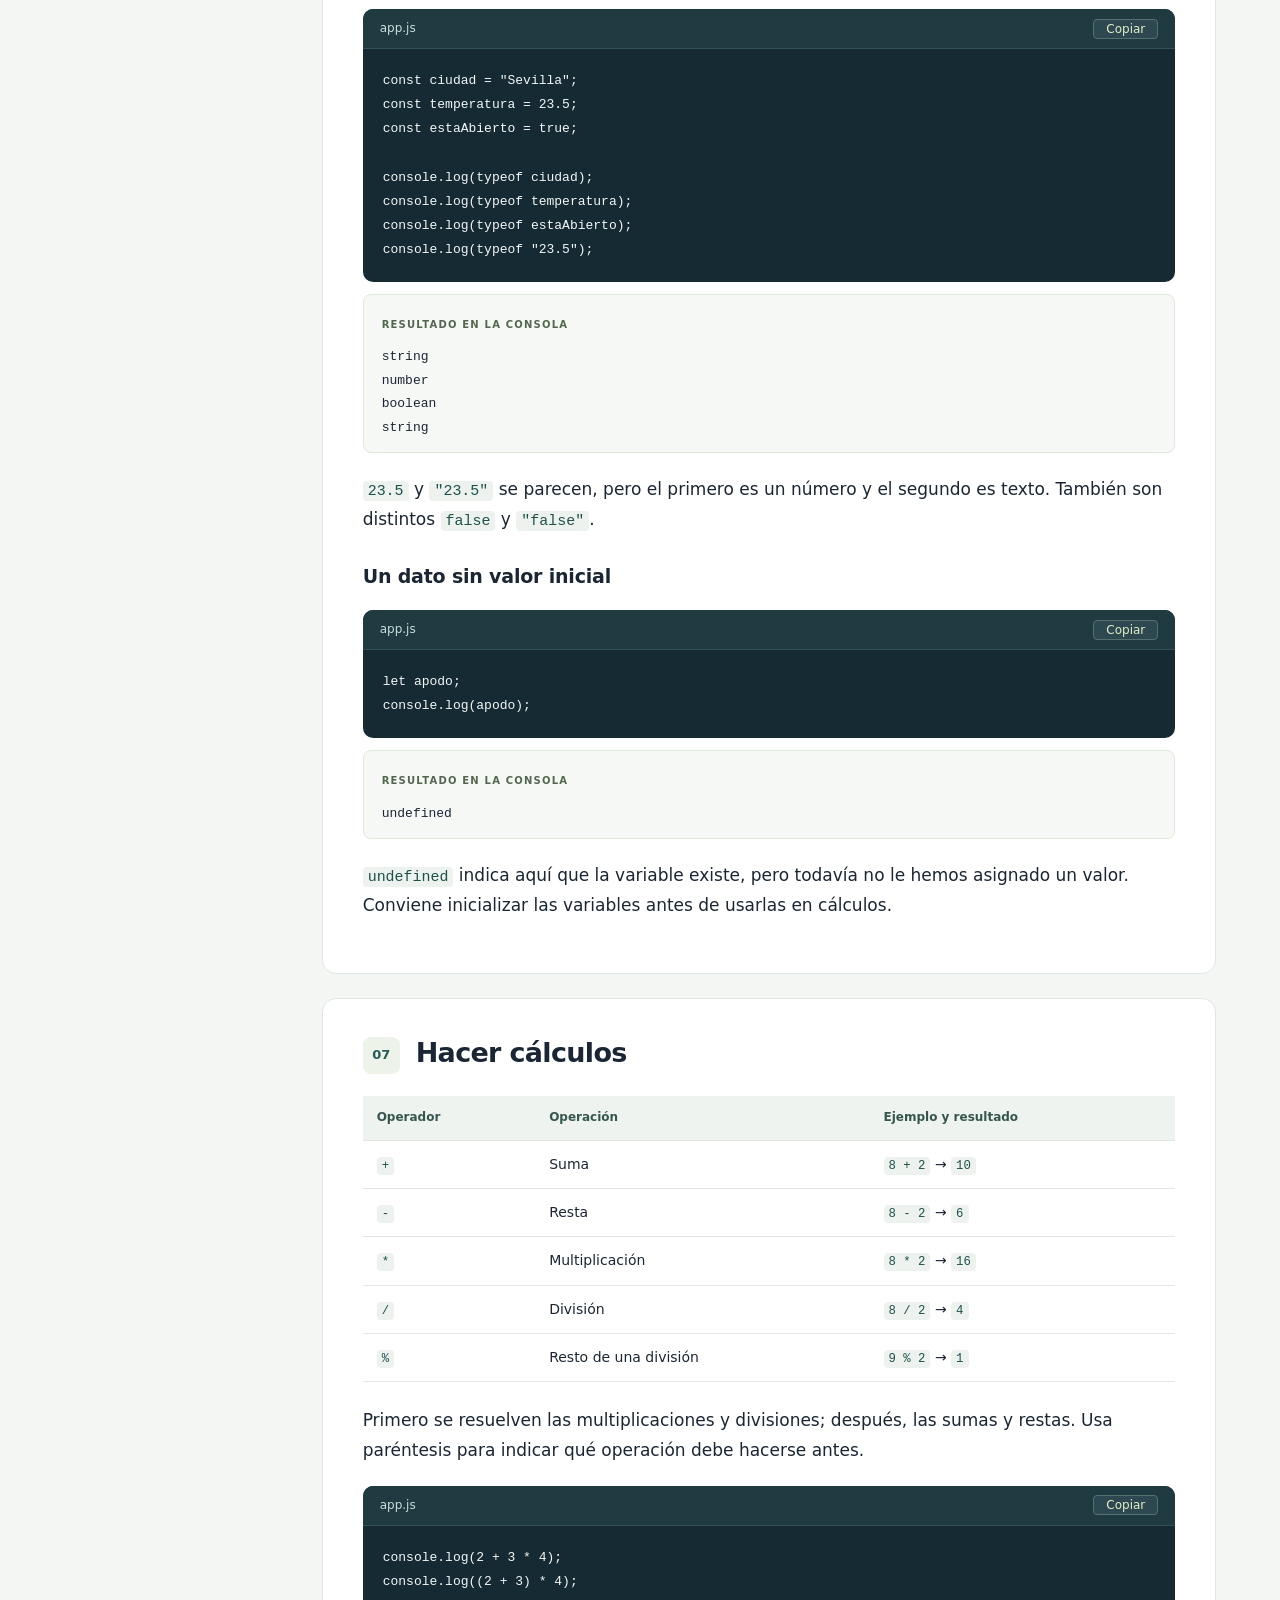
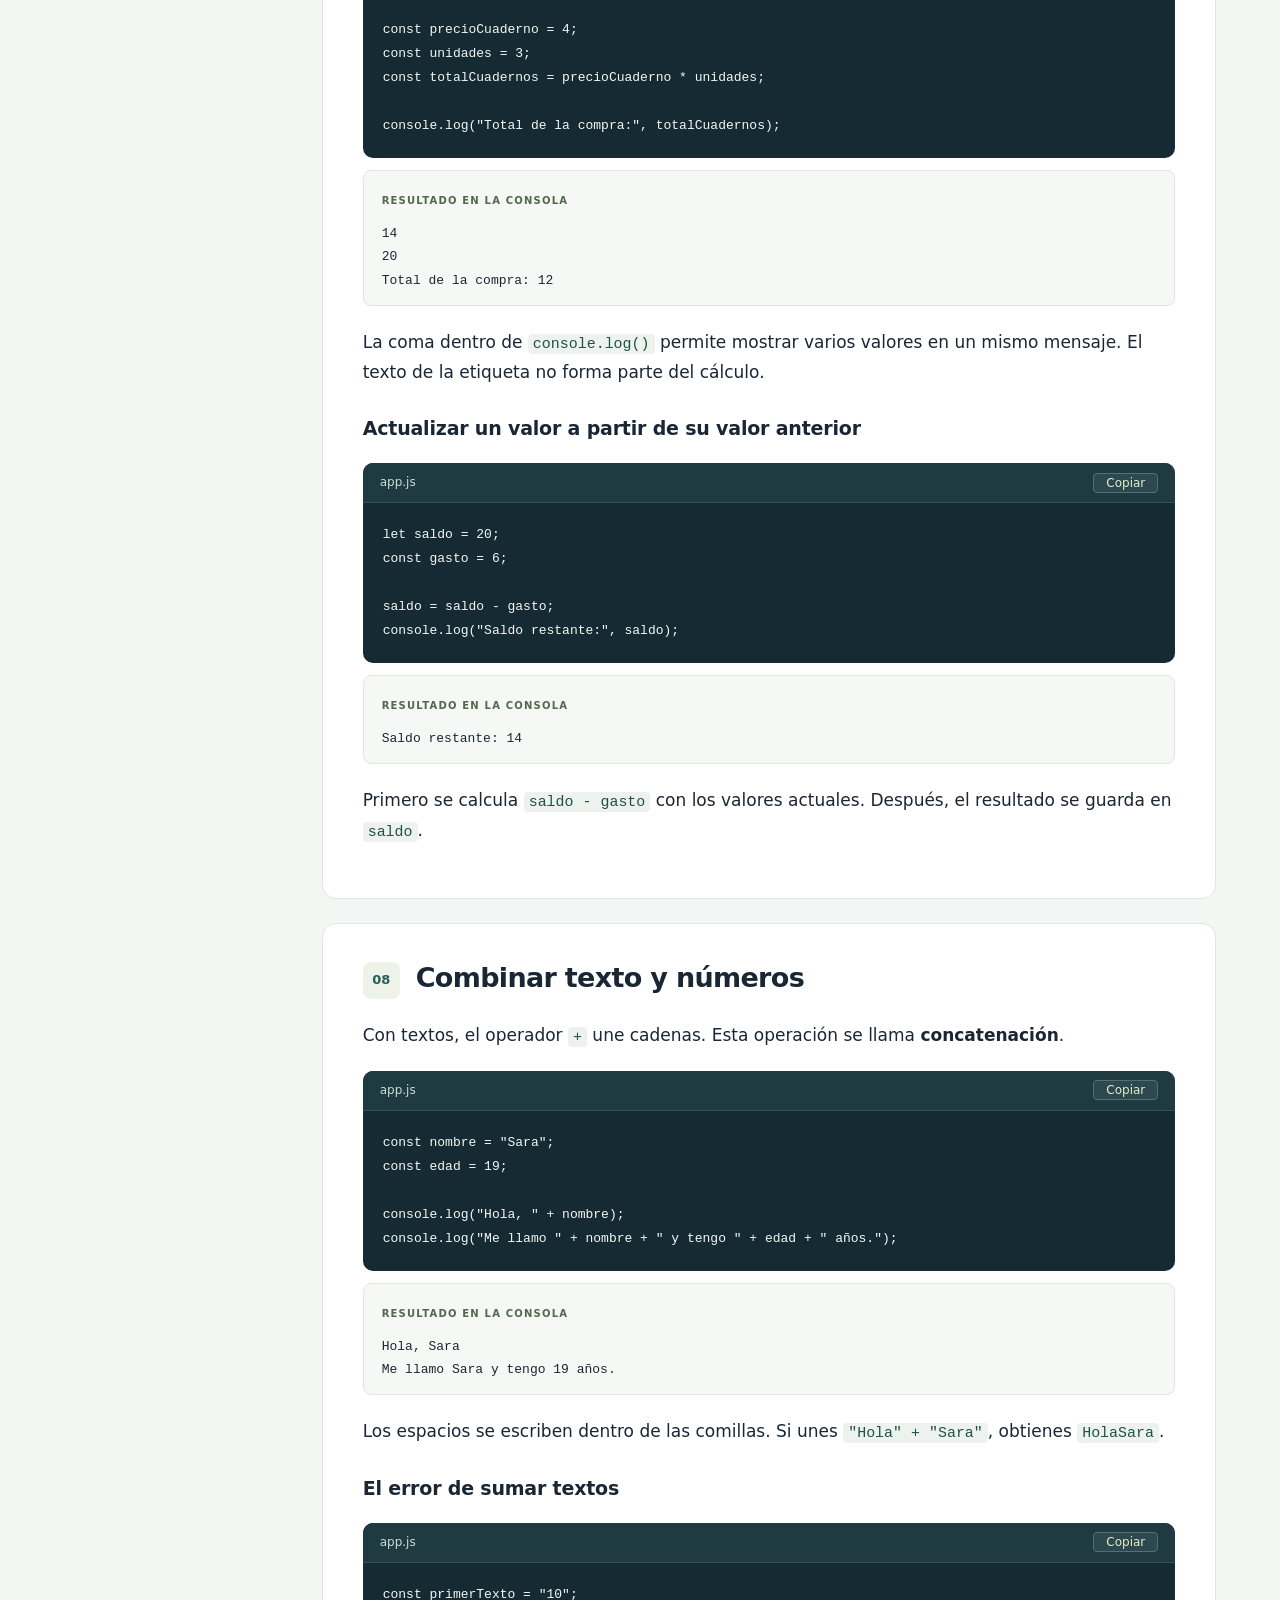
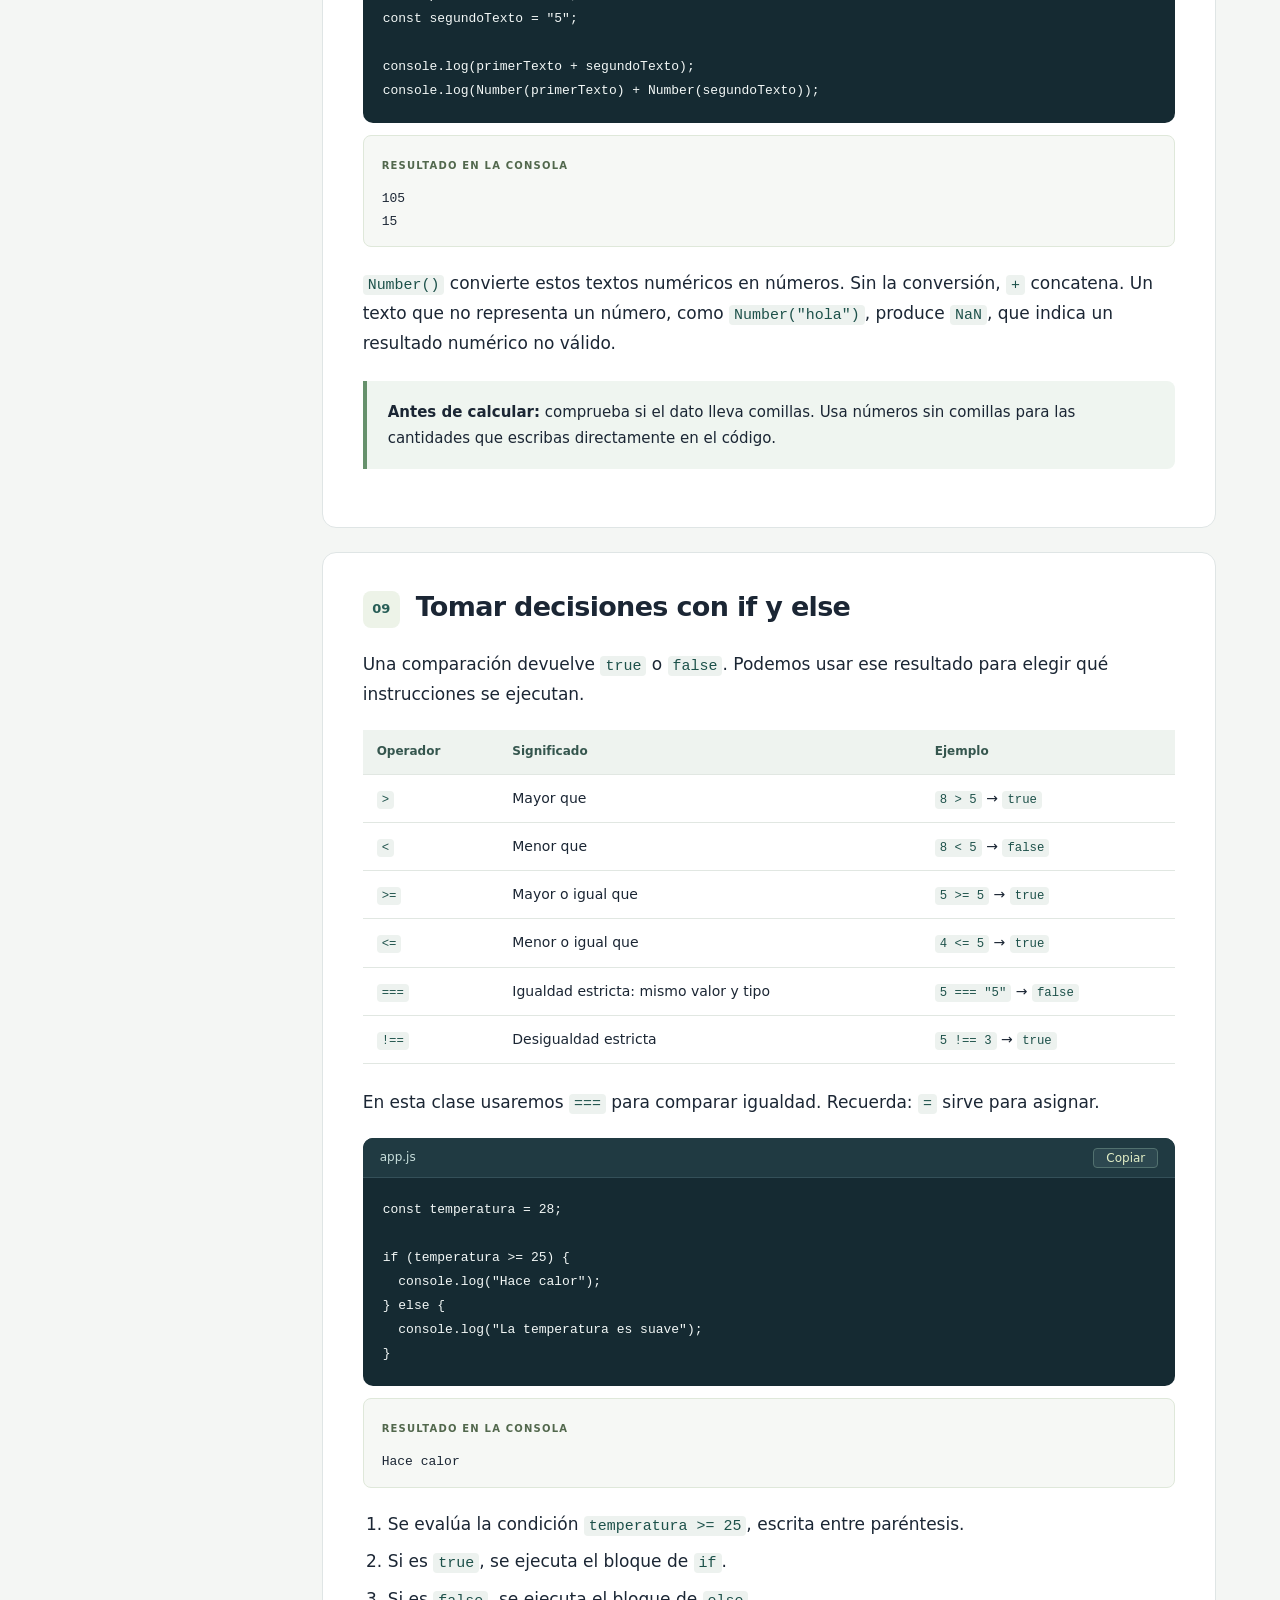
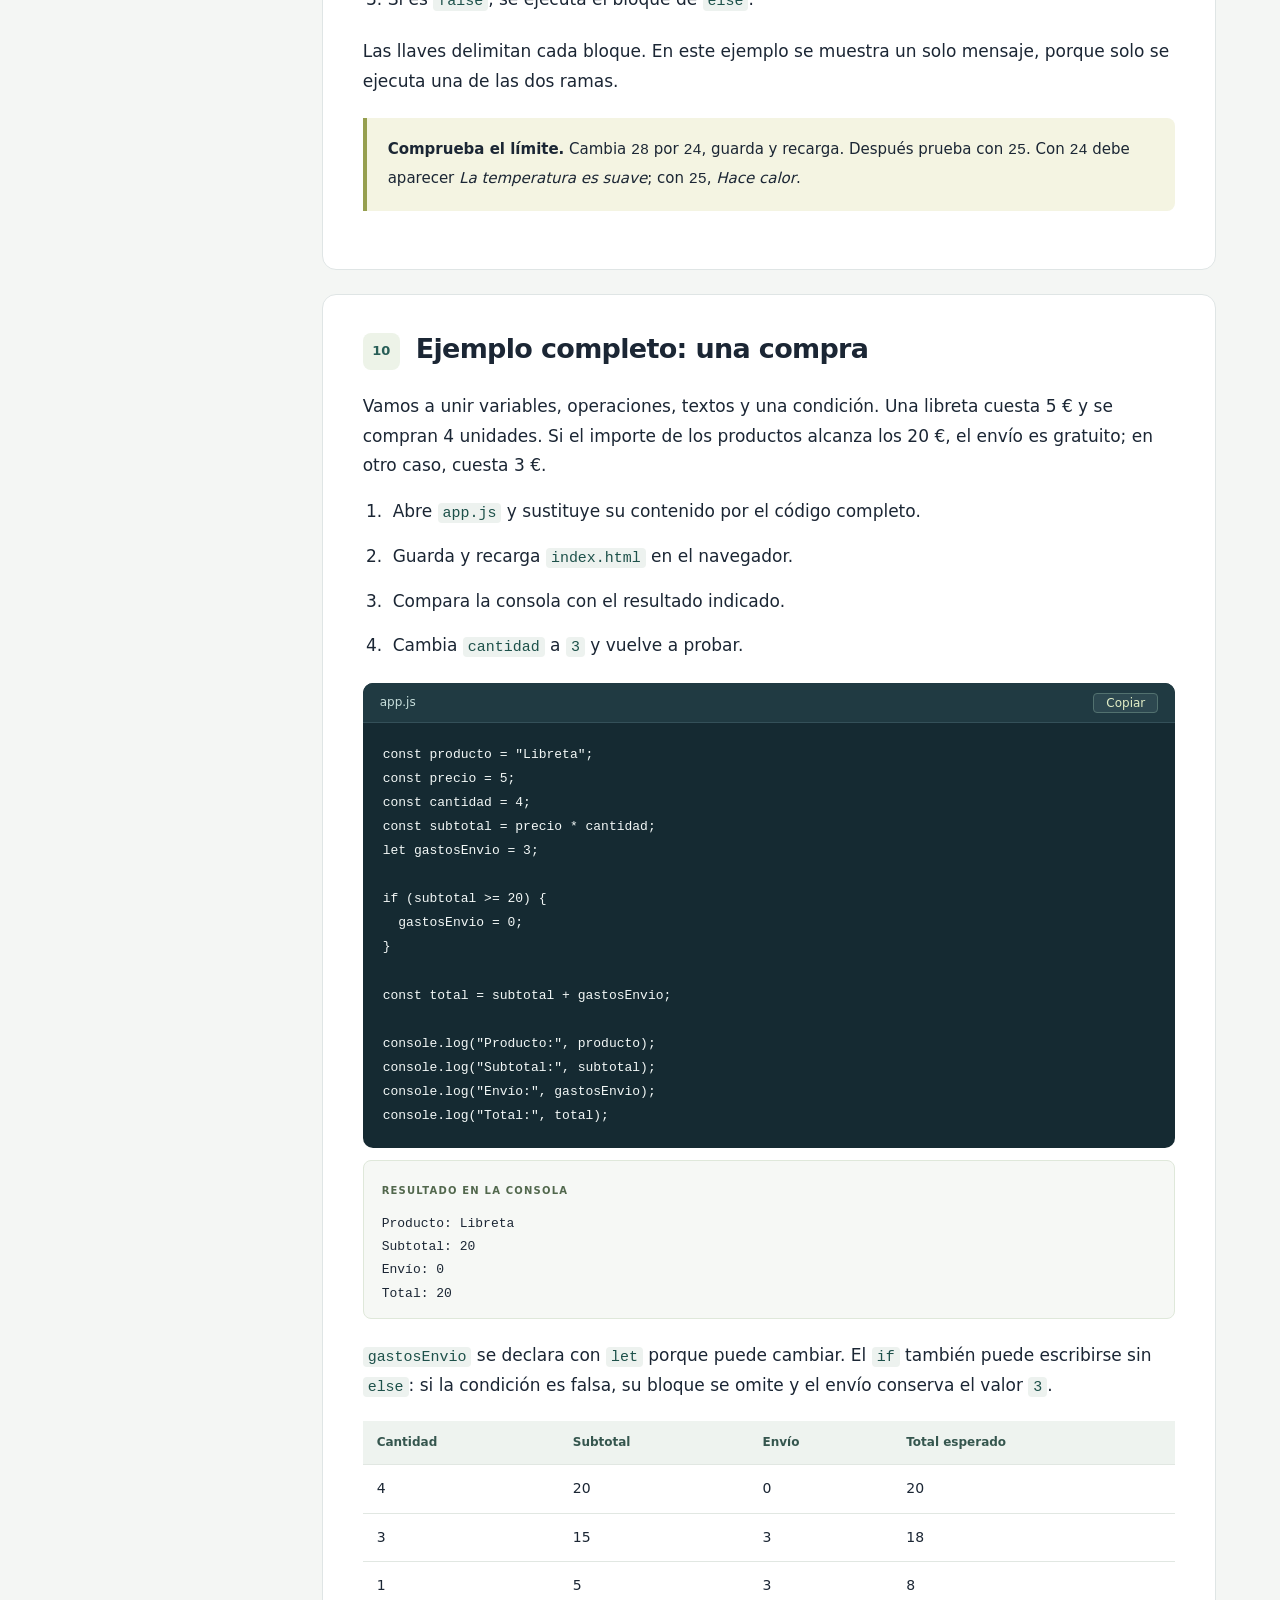
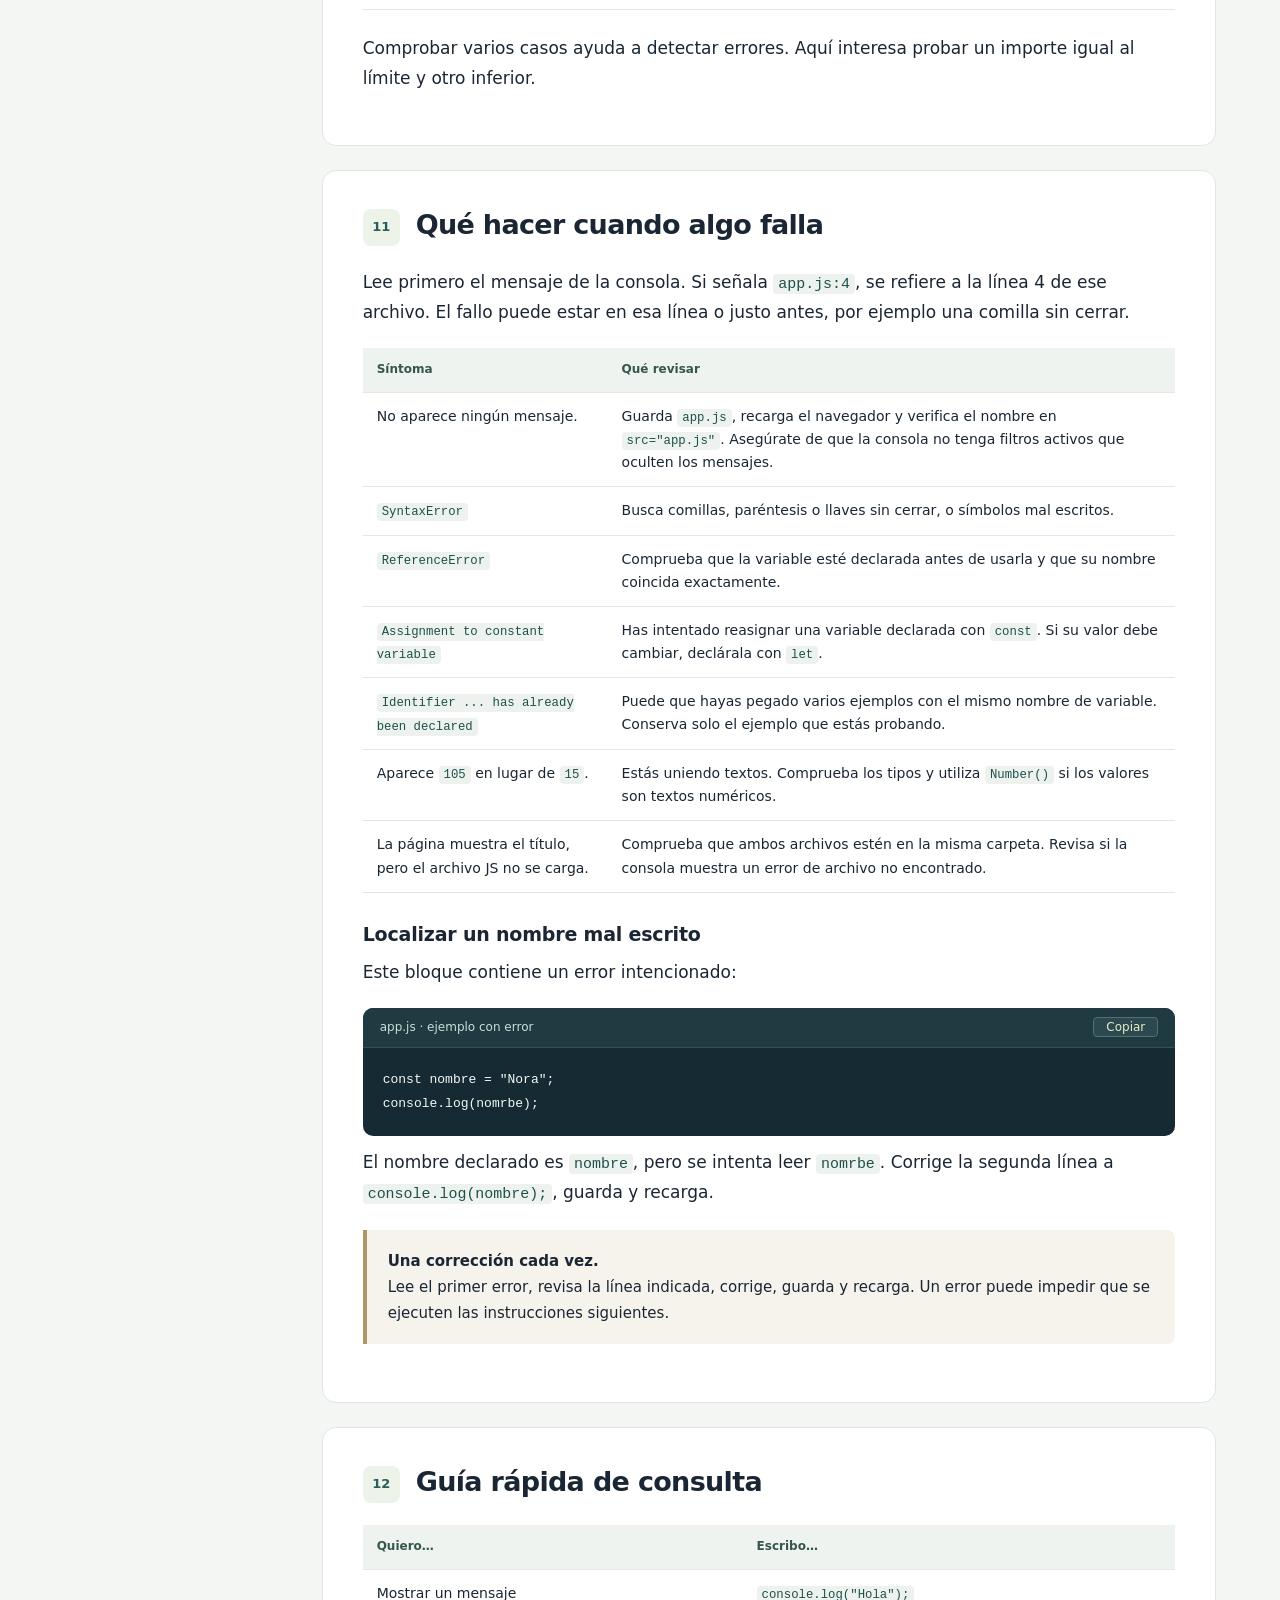
<file: clase-01-javascript (3).html>
<!DOCTYPE html>
<html lang="es">
<head><meta charset="UTF-8"><meta name="viewport" content="width=device-width, initial-scale=1.0"><meta name="description" content="Primera clase de JavaScript: apuntes paso a paso con Visual Studio Code, ejemplos y cinco ejercicios."><title>Clase 01 · Primeros pasos con JavaScript</title><style>
:root{--ink:#1b2634;--muted:#536173;--accent:#285e57;--line:#dfe5e5;--paper:#fff;--bg:#f4f6f4;--nav:#122c2c;--lime:#e3ef85}*{box-sizing:border-box}html{scroll-behavior:smooth;scroll-padding-top:28px}body{margin:0;background:var(--bg);color:var(--ink);font:17px/1.75 system-ui,-apple-system,BlinkMacSystemFont,"Segoe UI",sans-serif}a{color:var(--accent);text-underline-offset:3px}a:focus-visible,button:focus-visible,summary:focus-visible{outline:3px solid #c77c1c;outline-offset:4px}button{font:inherit;cursor:pointer}.skip{position:fixed;top:-100px;left:20px;background:white;z-index:10;padding:12px}.skip:focus{top:15px}.sidebar{position:fixed;inset:0 auto 0 0;width:258px;background:var(--nav);color:#fff;overflow-y:auto;padding:34px 22px;z-index:3}.brand{display:flex;align-items:center;gap:12px;font-size:14px;font-weight:700;letter-spacing:.02em}.js-mark{background:var(--lime);color:#163b36;border-radius:9px;padding:8px 11px;font-size:20px;font-weight:900}.side-label{color:#bbcdca;text-transform:uppercase;font-size:11px;letter-spacing:.16em;margin:32px 12px 12px}.sidebar nav a{display:flex;gap:12px;color:#d8e5e2;text-decoration:none;padding:8px 12px;font-size:13px;line-height:1.5;border-radius:6px}.sidebar nav a:hover,.sidebar nav a[aria-current]{background:#244440;color:white}.sidebar nav a span{color:#d0df8c;font-variant-numeric:tabular-nums}.side-foot{font-size:12px;color:#aec5c0;margin:26px 12px 0;padding-top:18px;border-top:1px solid #37514d}.page{margin-left:258px;padding:44px clamp(24px,5vw,90px) 65px;max-width:1430px}.topbar{display:flex;align-items:center;justify-content:space-between;gap:15px;font-size:12px;letter-spacing:.08em;color:var(--muted);margin-bottom:32px}.print-button{border:1px solid #cfd9d6;border-radius:7px;padding:8px 15px;background:white;color:var(--ink);font-size:13px;letter-spacing:0}.hero{position:relative;background:#dfebe3;border:1px solid #d0dfd3;border-radius:18px;padding:clamp(25px,4vw,52px);overflow:hidden;margin-bottom:32px}.eyebrow{font-size:12px;font-weight:750;letter-spacing:.14em;text-transform:uppercase;color:var(--accent);margin:0 0 12px}.hero h1{font-size:clamp(34px,4.1vw,56px);line-height:1.08;letter-spacing:-.045em;margin:0 0 23px;max-width:720px}.hero .lead{font-size:19px;line-height:1.6;max-width:650px;margin-bottom:26px}.tags{display:flex;gap:9px;flex-wrap:wrap}.tags span{font-size:12px;padding:4px 10px;border-radius:5px;border:1px solid #bdcfc3;background:#eef5ee}section{padding:36px clamp(22px,3.1vw,44px);background:var(--paper);border:1px solid var(--line);border-radius:14px;margin:0 0 24px;scroll-margin-top:24px}.section-heading{display:flex;gap:16px;align-items:flex-start;margin-bottom:22px}.number{display:flex;align-items:center;justify-content:center;flex:0 0 37px;height:37px;background:#edf3e8;color:var(--accent);font-size:13px;font-weight:800;border-radius:8px;margin-top:2px}h2{font-size:27px;line-height:1.3;letter-spacing:-.025em;margin:0}h3{font-size:19px;line-height:1.45;margin:28px 0 10px;letter-spacing:-.01em}p{margin:0 0 16px}li{margin-bottom:8px}ul,ol{padding-left:25px;margin:12px 0 22px}strong{font-weight:700}.cards{display:grid;gap:14px;margin:24px 0}.three{grid-template-columns:repeat(3,minmax(0,1fr))}.cards>div{background:#f6f8f6;border:1px solid #e3e8e3;padding:18px;border-radius:9px}.cards h3{margin:0 0 7px;font-size:17px}.cards p{font-size:14px;line-height:1.65;margin:0}.callout,.rule,.try{background:#eff5f0;border-left:4px solid #66916c;border-radius:0 8px 8px 0;margin:22px 0;padding:18px 21px;font-size:15px}.callout p:last-child,.callout ul:last-child,.callout ol:last-child,.rule p:last-child{margin-bottom:0}.rule{background:#f5f3eb;border-color:#ad9865}.try{background:#f4f4e2;border-color:#969f4f}.steps li{padding-left:5px;margin-bottom:15px}.file-list{background:#f6f8f7;border:1px solid var(--line);border-radius:8px;padding:18px 22px;margin:24px 0;font-size:14px}.file-list>div{display:flex;flex-wrap:wrap;gap:10px 25px;padding:9px 0 0 18px}.file-list span{color:var(--muted)}code,kbd,pre{font-family:ui-monospace,SFMono-Regular,Consolas,"Liberation Mono",monospace}p code,li code,td code,.callout code,.file-list code,.check code{font-size:.88em;background:#edf2ef;color:#1d514a;padding:2px 5px;border-radius:4px;overflow-wrap:anywhere}kbd{font-size:.85em;padding:2px 5px;border:1px solid #cbd5d1;box-shadow:0 1px 0 #cbd5d1;border-radius:4px;white-space:nowrap}.code{margin:20px 0 12px;border-radius:10px;overflow:hidden;background:#152a32;color:#f3f8f7}.code figcaption{background:#203a42;padding:9px 17px;display:flex;align-items:center;justify-content:space-between;gap:12px;font-size:12px;color:#c8dfdc;border-bottom:1px solid #345059}.copy{color:#e2eec6;background:#2d4850;border:1px solid #52716f;border-radius:4px;padding:2px 9px;font:12px system-ui;min-width:65px}.code pre{margin:0;padding:20px;overflow-x:auto;font-size:13px;line-height:1.85;tab-size:2}.code code{font:inherit}.output{background:#f6f8f5;border:1px solid #dfe8da;border-radius:8px;padding:13px 18px;margin:0 0 22px}.output>span{font-size:10px;text-transform:uppercase;letter-spacing:.12em;color:#52684d;font-weight:750}.output pre{font-size:13px;line-height:1.8;margin:8px 0 0;white-space:pre-wrap;overflow-wrap:anywhere}.workflow{display:flex;flex-wrap:wrap;align-items:center;gap:13px;margin:23px 0;color:var(--accent);font-size:14px}.workflow span{border:1px solid #ccdbd0;padding:7px 14px;border-radius:6px;background:#f4f8f2}.table-wrap{max-width:100%;overflow-x:auto;margin:20px 0 24px}table{width:100%;border-collapse:collapse;font-size:14px;line-height:1.65;text-align:left}th{background:#eef3ef;color:#35564e;font-size:12px;font-weight:750}th,td{padding:12px 14px;border-bottom:1px solid #e1e7e2;vertical-align:top}td:first-child{font-weight:500}details{border:1px solid var(--line);border-radius:8px;padding:13px 17px;margin:20px 0 0;font-size:14px}summary{cursor:pointer;font-weight:650;color:var(--accent)}.sources{padding-top:5px}.exercise{border:1px solid #dce5df;border-radius:10px;padding:25px;margin:20px 0}.exercise-top{display:flex;align-items:center;gap:12px}.exercise-top>span{background:#244f47;color:#e8f0ab;width:32px;height:32px;border-radius:7px;display:flex;align-items:center;justify-content:center;font-weight:800;font-size:12px}.exercise-top p{margin:0;color:var(--muted);font-size:12px;text-transform:uppercase;letter-spacing:.09em}.exercise h3{margin-top:15px;font-size:21px}.check{border-top:1px dashed #c9d8cc;padding-top:15px;margin:18px 0 0;font-size:14px;color:#375d4e}.delivery{background:#edf3e8;border-radius:9px;padding:23px;margin:28px 0 0;font-size:15px}.delivery h3{margin-top:0}.checklist{list-style-type:square}.footer{font-size:12px;color:var(--muted);display:flex;justify-content:space-between;padding:0 3px}.footer a{text-decoration:none}.sr-only{position:absolute;width:1px;height:1px;padding:0;margin:-1px;overflow:hidden;clip:rect(0,0,0,0);white-space:nowrap;border:0}
@media(min-width:1500px){.page{margin-right:auto}}@media(max-width:1050px){.sidebar{width:215px;padding-left:13px;padding-right:13px}.page{margin-left:215px;padding-left:24px;padding-right:24px}.three{grid-template-columns:1fr}.cards>div{padding:14px}.hero h1{font-size:42px}}@media(max-width:760px){.sidebar{position:static;width:auto;padding:18px 20px}.sidebar nav,.side-label,.side-foot{display:none}.page{margin:0;padding:23px 14px}.topbar{margin-bottom:18px;letter-spacing:.02em}.hero{padding:26px 23px;border-radius:12px}.hero h1{font-size:38px}.hero .lead{font-size:17px}section{padding:27px 20px}.section-heading{gap:11px}h2{font-size:24px}.number{flex-basis:32px;height:32px}body{font-size:16px}.exercise{padding:19px 16px}.workflow{gap:7px}.workflow span{padding:5px 8px}.code pre{font-size:12px;padding:17px}th,td{padding:10px}.footer{display:block}.footer span{display:block}}
@media print{@page{size:A4;margin:16mm 15mm}html{scroll-behavior:auto}body{background:white;color:#172229;font:10pt/1.5 system-ui,sans-serif}.sidebar,.topbar,.copy,.skip,.footer a{display:none!important}.page{margin:0;padding:0;max-width:none}.hero{background:#f1f4ee;border-radius:0;padding:20px;margin-bottom:20px}.hero h1{font-size:30pt}.hero .lead{font-size:12pt}.eyebrow{font-size:9pt}.tags span{font-size:8pt}section{border:0;border-top:1px solid #becdc0;border-radius:0;padding:20px 0 6px;margin:0;break-inside:auto}.section-heading{break-after:avoid;margin-bottom:13px}h2{font-size:18pt}h3{font-size:12pt;break-after:avoid}p{orphans:3;widows:3;margin-bottom:10px}li{margin-bottom:5px}table{font-size:9pt}.table-wrap{overflow:visible}tr{break-inside:avoid}thead{display:table-header-group}.code{background:#f3f5f4;color:#132c33;border:1px solid #ccd5d2;break-inside:avoid}.code figcaption{background:#e7eeea;color:#24433b;padding:5px 10px}.code pre{font-size:8pt;line-height:1.5;white-space:pre-wrap;overflow-wrap:anywhere;padding:12px}.output{break-inside:avoid;padding:9px 12px}.output pre{font-size:8.5pt}.callout,.try,.rule{break-inside:avoid;font-size:9pt;padding:12px 14px}.cards{break-inside:avoid}.three{grid-template-columns:repeat(3,minmax(0,1fr))}.cards p{font-size:9pt}.exercise{break-inside:avoid;padding:17px;margin:15px 0}.exercise h3{font-size:13pt}.exercise-top p{font-size:8pt}.check{font-size:9pt}.delivery{break-inside:avoid;font-size:9pt}.footer{margin-top:15px;font-size:8pt}details{display:none}.workflow{break-inside:avoid;font-size:9pt}a{color:inherit;text-decoration:none}#ejercicios{break-before:page}*{-webkit-print-color-adjust:exact;print-color-adjust:exact}}
</style></head>
<body><a class="skip" href="#contenido">Saltar al contenido</a>
<aside class="sidebar" aria-label="Índice de la clase"><div class="brand"><span class="js-mark" aria-hidden="true">JS</span><span>CUADERNO DE<br>PROGRAMACIÓN</span></div><p class="side-label">Clase 01 / Contenido</p><nav aria-label="Secciones"><a href="#inicio"><span>01</span>Empezar</a><a href="#proyecto"><span>02</span>Preparar el proyecto</a><a href="#consola"><span>03</span>Usar la consola</a><a href="#sintaxis"><span>04</span>Reglas de escritura</a><a href="#variables"><span>05</span>Variables</a><a href="#tipos"><span>06</span>Tipos de datos</a><a href="#calculos"><span>07</span>Cálculos</a><a href="#textos"><span>08</span>Textos y números</a><a href="#condiciones"><span>09</span>Condiciones</a><a href="#practica"><span>10</span>Ejemplo completo</a><a href="#errores"><span>11</span>Resolver errores</a><a href="#repaso"><span>12</span>Guía rápida</a><a href="#ejercicios"><span>13</span>5 ejercicios</a></nav><p class="side-foot">Escribe. Guarda. Recarga.<br>Comprueba el resultado.</p></aside>
<div class="page"><div class="topbar"><span>PROGRAMACIÓN WEB / NIVEL INICIAL</span><button type="button" class="print-button">Imprimir / PDF</button></div>
<header class="hero"><p class="eyebrow">Clase 01 · Apuntes de JavaScript</p><h1>Tu primer programa<br>empieza aquí.</h1><p class="lead">Aprende a escribir y ejecutar JavaScript paso a paso con Visual Studio Code y el navegador.</p><div class="tags"><span>Desde cero</span><span>Ejemplos guiados</span><span>5 ejercicios finales</span></div></header>
<main id="contenido"><section id="inicio" aria-labelledby="h-inicio"><div class="section-heading"><span class="number">01</span><h2 id="h-inicio">Qué vamos a hacer</h2></div>
<p>JavaScript es un lenguaje de programación. Permite escribir instrucciones para realizar cálculos, trabajar con datos y añadir comportamiento a una página web: responder a un clic, comprobar un formulario o actualizar un resultado.</p>
<div class="cards three"><div><h3>HTML</h3><p>Define el contenido y su estructura: títulos, párrafos, botones…</p></div><div><h3>CSS</h3><p>Define la presentación: colores, tamaños y distribución.</p></div><div><h3>JavaScript</h3><p>Define el comportamiento y las operaciones que realiza el programa.</p></div></div>
<p>En esta clase escribirás el código en <strong>Visual Studio Code</strong> y lo ejecutarás en el <strong>navegador</strong>. La consola del navegador será el lugar donde verás los resultados.</p>
<div class="callout"><strong>Al terminar podrás</strong><ul><li>Crear y conectar un archivo HTML y un archivo JavaScript.</li><li>Mostrar mensajes y leer errores en la consola.</li><li>Guardar datos con <code>const</code> y <code>let</code>.</li><li>Combinar textos, hacer cálculos y tomar decisiones con <code>if / else</code>.</li></ul></div>
<h3>Antes de empezar</h3><p>Necesitas Visual Studio Code instalado y un navegador de escritorio, como Chrome, Edge o Firefox. Si falta el editor, descárgalo desde <a href="https://code.visualstudio.com/">code.visualstudio.com</a>, completa la instalación y ábrelo.</p>
<p>Para esta práctica basta con el editor y el navegador. No hace falta instalar Node.js, usar la terminal ni añadir extensiones. Visual Studio Code incluye soporte para JavaScript.</p>
</section><section id="proyecto" aria-labelledby="h-proyecto"><div class="section-heading"><span class="number">02</span><h2 id="h-proyecto">Preparar el proyecto paso a paso</h2></div>
<ol class="steps"><li><strong>Crea una carpeta.</strong> En el Escritorio o en Documentos, crea una carpeta llamada <code>clase-01-javascript</code>.</li>
<li><strong>Abre la carpeta en Visual Studio Code.</strong> Selecciona <em>Archivo → Abrir carpeta…</em> (<em>File → Open Folder…</em>) y elige la carpeta anterior. Si aparece el aviso de confianza, confirma solo si se trata de la carpeta que acabas de crear.</li>
<li><strong>Localiza el Explorador.</strong> Es el panel lateral donde aparecen los archivos. Si está oculto, usa <em>Ver → Explorador</em> (<em>View → Explorer</em>).</li>
<li><strong>Crea el HTML.</strong> En el Explorador, pulsa el icono <em>Nuevo archivo</em> (<em>New File</em>) y escribe <code>index.html</code>.</li>
<li><strong>Crea el JavaScript.</strong> Repite el paso anterior con el nombre <code>app.js</code>. Los dos archivos deben quedar en la misma carpeta.</li></ol>
<div class="file-list"><strong>clase-01-javascript</strong><div><code>index.html</code><span>La página que abrirá el navegador.</span></div><div><code>app.js</code><span>Las instrucciones de JavaScript.</span></div></div>
<h3>1. Escribe el contenido de index.html</h3><p>Abre <code>index.html</code> en el editor y escribe este contenido completo:</p>
<figure class="code"><figcaption><span>index.html</span></figcaption><pre><code data-language="html">&lt;!DOCTYPE html&gt;
&lt;html lang=&quot;es&quot;&gt;
&lt;head&gt;
  &lt;meta charset=&quot;UTF-8&quot;&gt;
  &lt;meta name=&quot;viewport&quot; content=&quot;width=device-width, initial-scale=1.0&quot;&gt;
  &lt;title&gt;Mi primera clase de JavaScript&lt;/title&gt;
&lt;/head&gt;
&lt;body&gt;
  &lt;h1&gt;Mi primera página con JavaScript&lt;/h1&gt;
  &lt;p&gt;Abre la consola del navegador para ver los resultados.&lt;/p&gt;

  &lt;script src=&quot;app.js&quot;&gt;&lt;/script&gt;
&lt;/body&gt;
&lt;/html&gt;</code></pre></figure>
<p>La etiqueta <code>&lt;script src="app.js"&gt;&lt;/script&gt;</code> conecta la página con el archivo de JavaScript. <code>src</code> indica su ruta. Al estar en la misma carpeta, basta con escribir <code>app.js</code>. La colocamos al final del cuerpo, antes de <code>&lt;/body&gt;</code>.</p>
<h3>2. Escribe el primer mensaje en app.js</h3>
<figure class="code"><figcaption><span>app.js</span></figcaption><pre><code data-language="js">console.log(&quot;Hola, JavaScript&quot;);</code></pre></figure>
<p><code>console.log()</code> muestra un valor en la consola. El texto se coloca entre comillas y dentro de los paréntesis. El punto y coma termina la instrucción.</p>
<h3>3. Guarda los dos archivos</h3><p>Usa <em>Archivo → Guardar todo</em> (<em>File → Save All</em>). Para guardar solo el archivo abierto, pulsa <kbd>Ctrl</kbd> + <kbd>S</kbd> en Windows o Linux, o <kbd>⌘</kbd> + <kbd>S</kbd> en macOS.</p>
<h3>4. Abre la página en el navegador</h3><ol class="steps"><li>En Visual Studio Code, haz clic derecho sobre <code>index.html</code> y selecciona <em>Mostrar en el Explorador de archivos</em> o <em>Mostrar en Finder</em> (<em>Reveal in File Explorer / Finder</em>).</li><li>En esa ventana, haz clic derecho en <code>index.html</code> y usa <em>Abrir con</em> para elegir el navegador. También puedes arrastrar el archivo a una ventana del navegador.</li><li>Comprueba que aparece el título <strong>Mi primera página con JavaScript</strong>.</li></ol>
<div class="callout"><strong>Comprueba los nombres.</strong> Deben ser exactamente <code>index.html</code> y <code>app.js</code>. Evita nombres como <code>app.js.txt</code> o <code>App.js</code>. No abras <code>app.js</code> directamente en el navegador: abre <code>index.html</code>.</div>
</section><section id="consola" aria-labelledby="h-consola"><div class="section-heading"><span class="number">03</span><h2 id="h-consola">Ver y actualizar los resultados</h2></div>
<ol class="steps"><li>En el navegador, haz clic derecho sobre la página y selecciona <em>Inspeccionar</em> (<em>Inspect</em>).</li><li>Dentro de las herramientas que se abren, selecciona la pestaña <strong>Consola</strong> (<strong>Console</strong>).</li><li>Recarga la página con el botón de recarga del navegador. Debe aparecer <code>Hola, JavaScript</code>.</li><li>Vuelve a Visual Studio Code, cambia el mensaje por <code>Hola, estoy aprendiendo JavaScript</code> y guarda <code>app.js</code>.</li><li>Vuelve al navegador y recarga. Comprueba que aparece el mensaje nuevo.</li></ol>
<div class="workflow"><span>Escribir</span><b aria-hidden="true">→</b><span>Guardar</span><b aria-hidden="true">→</b><span>Recargar</span><b aria-hidden="true">→</b><span>Comprobar</span></div>
<p>Repite este proceso cada vez que cambies el código. Si se acumulan mensajes antiguos, pulsa el botón de limpiar la consola. En las herramientas del navegador, puedes desactivar <em>Preservar registro</em> (<em>Preserve log</em>) para que no se conserven al recargar.</p>
<div class="callout"><strong>Dos lugares diferentes.</strong> El título HTML aparece en la página; los mensajes de <code>console.log()</code> aparecen en la consola del navegador. La terminal y el panel de salida de Visual Studio Code no muestran estos mensajes.</div>
<h3>Una instrucción detrás de otra</h3><p>Para esta prueba, sustituye todo el contenido de <code>app.js</code> por lo siguiente:</p>
<figure class="code"><figcaption><span>app.js</span></figcaption><pre><code data-language="js">console.log(&quot;Primer mensaje&quot;);
console.log(&quot;Segundo mensaje&quot;);
console.log(2 + 3);</code></pre></figure><div class="output"><span>Resultado en la consola</span><pre>Primer mensaje
Segundo mensaje
5</pre></div>
<p>En este programa las instrucciones se ejecutan de arriba abajo. <code>"2 + 3"</code> sería un texto; <code>2 + 3</code>, sin comillas, es una operación cuyo resultado es <code>5</code>.</p>
<div class="rule"><strong>Cómo usar los ejemplos siguientes</strong><p>Cada bloque de ejemplo es independiente. Sustituye el contenido de <code>app.js</code> por el bloque completo que quieras probar, guarda y recarga. Así evitas declarar dos veces la misma variable al acumular ejemplos.</p></div>
</section><section id="sintaxis" aria-labelledby="h-sintaxis"><div class="section-heading"><span class="number">04</span><h2 id="h-sintaxis">Reglas básicas de escritura</h2></div>
<ul><li><strong>Mayúsculas y minúsculas importan.</strong> <code>nombre</code> y <code>Nombre</code> son identificadores distintos. Escribe <code>console.log</code>, respetando las minúsculas.</li><li><strong>Usa comillas para el texto.</strong> Puedes usar <code>"Hola"</code> o <code>'Hola'</code>, pero debes cerrar con el mismo tipo de comilla. Usa las comillas rectas del teclado.</li><li><strong>Escribe una instrucción por línea.</strong> En estos apuntes terminaremos las instrucciones simples con <code>;</code> para mantener un estilo uniforme.</li><li><strong>Revisa los signos por parejas.</strong> Los paréntesis <code>()</code>, las llaves <code>{}</code> y las comillas deben abrirse y cerrarse.</li><li><strong>Utiliza la sangría.</strong> El código dentro de un bloque se escribe un poco más a la derecha para que se lea mejor.</li></ul>
<h3>Comentarios</h3><p>Un comentario es una anotación del código que no se ejecuta. <code>//</code> comenta hasta el final de la línea; <code>/* ... */</code> permite comentar varias líneas.</p>
<figure class="code"><figcaption><span>app.js</span></figcaption><pre><code data-language="js">// Mostrar un mensaje de bienvenida.
console.log(&quot;Bienvenida a la clase&quot;);

/* Este comentario puede
   ocupar varias líneas. */
console.log(&quot;Vamos a programar&quot;);</code></pre></figure><div class="output"><span>Resultado en la consola</span><pre>Bienvenida a la clase
Vamos a programar</pre></div>
<p>Para ordenar la sangría en Visual Studio Code, haz clic derecho dentro del editor y elige <em>Dar formato al documento</em> (<em>Format Document</em>).</p>
</section><section id="variables" aria-labelledby="h-variables"><div class="section-heading"><span class="number">05</span><h2 id="h-variables">Guardar información: const y let</h2></div>
<p>Una variable permite guardar un valor y utilizarlo mediante un nombre. Para crearla, escribimos una declaración.</p>
<figure class="code"><figcaption><span>app.js</span></figcaption><pre><code data-language="js">const nombre = &quot;Lucía&quot;;
let puntos = 10;

console.log(nombre);
console.log(puntos);

puntos = 15;
console.log(puntos);</code></pre></figure><div class="output"><span>Resultado en la consola</span><pre>Lucía
10
15</pre></div>
<div class="table-wrap"><table><thead><tr><th>Parte</th><th>Qué significa</th></tr></thead><tbody><tr><td><code>const</code> / <code>let</code></td><td>Declara una variable.</td></tr><tr><td><code>nombre</code> / <code>puntos</code></td><td>Es el nombre con el que accedemos al valor.</td></tr><tr><td><code>=</code></td><td>Asigna el valor que aparece a la derecha.</td></tr><tr><td><code>"Lucía"</code> / <code>10</code></td><td>Es el valor inicial.</td></tr></tbody></table></div>
<h3>¿Cuándo se usa cada una?</h3><ul><li>Usa <code>const</code> cuando no vayas a reasignar la variable. Debes darle un valor al declararla.</li><li>Usa <code>let</code> cuando necesites asignarle otro valor durante el programa.</li></ul>
<p>En <code>puntos = 15;</code> cambiamos el valor sin escribir otra vez <code>let</code>. El signo <code>=</code> asigna; no comprueba si dos valores son iguales.</p>
<div class="callout"><strong>Regla práctica:</strong> empieza con <code>const</code> y elige <code>let</code> cuando el valor necesite cambiar. Si intentas hacer <code>nombre = "Mario";</code> después de declarar <code>nombre</code> con <code>const</code>, se producirá un error.</div>
<h3>Nombres que se entiendan</h3><p>Utiliza nombres como <code>precioEntrada</code>, <code>cantidad</code> o <code>totalCompra</code>. No pueden llevar espacios ni empezar por un número. En estos apuntes usaremos <em>camelCase</em>: primera palabra en minúscula y las siguientes con inicial mayúscula.</p>
<p><code>let totalCompra = 0;</code> es válido. <code>let total compra = 0;</code> y <code>let 2total = 0;</code> no lo son. Tampoco puedes usar palabras reservadas, como <code>const</code>, como nombre de variable.</p>
</section><section id="tipos" aria-labelledby="h-tipos"><div class="section-heading"><span class="number">06</span><h2 id="h-tipos">Textos, números y valores lógicos</h2></div>
<p>Un valor tiene un tipo. Empezaremos con tres:</p>
<div class="table-wrap"><table><thead><tr><th>Tipo</th><th>Ejemplo</th><th>Uso</th></tr></thead><tbody><tr><td><code>string</code></td><td><code>"Ana"</code></td><td>Texto, escrito entre comillas.</td></tr><tr><td><code>number</code></td><td><code>24</code>, <code>12.5</code></td><td>Números, sin comillas. Los decimales se escriben con punto.</td></tr><tr><td><code>boolean</code></td><td><code>true</code>, <code>false</code></td><td>Verdadero o falso, sin comillas.</td></tr></tbody></table></div>
<p><code>typeof</code> permite consultar el tipo de un valor.</p>
<figure class="code"><figcaption><span>app.js</span></figcaption><pre><code data-language="js">const ciudad = &quot;Sevilla&quot;;
const temperatura = 23.5;
const estaAbierto = true;

console.log(typeof ciudad);
console.log(typeof temperatura);
console.log(typeof estaAbierto);
console.log(typeof &quot;23.5&quot;);</code></pre></figure><div class="output"><span>Resultado en la consola</span><pre>string
number
boolean
string</pre></div>
<p><code>23.5</code> y <code>"23.5"</code> se parecen, pero el primero es un número y el segundo es texto. También son distintos <code>false</code> y <code>"false"</code>.</p>
<h3>Un dato sin valor inicial</h3>
<figure class="code"><figcaption><span>app.js</span></figcaption><pre><code data-language="js">let apodo;
console.log(apodo);</code></pre></figure><div class="output"><span>Resultado en la consola</span><pre>undefined</pre></div>
<p><code>undefined</code> indica aquí que la variable existe, pero todavía no le hemos asignado un valor. Conviene inicializar las variables antes de usarlas en cálculos.</p>
</section><section id="calculos" aria-labelledby="h-calculos"><div class="section-heading"><span class="number">07</span><h2 id="h-calculos">Hacer cálculos</h2></div>
<div class="table-wrap"><table><thead><tr><th>Operador</th><th>Operación</th><th>Ejemplo y resultado</th></tr></thead><tbody><tr><td><code>+</code></td><td>Suma</td><td><code>8 + 2</code> → <code>10</code></td></tr><tr><td><code>-</code></td><td>Resta</td><td><code>8 - 2</code> → <code>6</code></td></tr><tr><td><code>*</code></td><td>Multiplicación</td><td><code>8 * 2</code> → <code>16</code></td></tr><tr><td><code>/</code></td><td>División</td><td><code>8 / 2</code> → <code>4</code></td></tr><tr><td><code>%</code></td><td>Resto de una división</td><td><code>9 % 2</code> → <code>1</code></td></tr></tbody></table></div>
<p>Primero se resuelven las multiplicaciones y divisiones; después, las sumas y restas. Usa paréntesis para indicar qué operación debe hacerse antes.</p>
<figure class="code"><figcaption><span>app.js</span></figcaption><pre><code data-language="js">console.log(2 + 3 * 4);
console.log((2 + 3) * 4);

const precioCuaderno = 4;
const unidades = 3;
const totalCuadernos = precioCuaderno * unidades;

console.log(&quot;Total de la compra:&quot;, totalCuadernos);</code></pre></figure><div class="output"><span>Resultado en la consola</span><pre>14
20
Total de la compra: 12</pre></div>
<p>La coma dentro de <code>console.log()</code> permite mostrar varios valores en un mismo mensaje. El texto de la etiqueta no forma parte del cálculo.</p>
<h3>Actualizar un valor a partir de su valor anterior</h3>
<figure class="code"><figcaption><span>app.js</span></figcaption><pre><code data-language="js">let saldo = 20;
const gasto = 6;

saldo = saldo - gasto;
console.log(&quot;Saldo restante:&quot;, saldo);</code></pre></figure><div class="output"><span>Resultado en la consola</span><pre>Saldo restante: 14</pre></div>
<p>Primero se calcula <code>saldo - gasto</code> con los valores actuales. Después, el resultado se guarda en <code>saldo</code>.</p>
</section><section id="textos" aria-labelledby="h-textos"><div class="section-heading"><span class="number">08</span><h2 id="h-textos">Combinar texto y números</h2></div>
<p>Con textos, el operador <code>+</code> une cadenas. Esta operación se llama <strong>concatenación</strong>.</p>
<figure class="code"><figcaption><span>app.js</span></figcaption><pre><code data-language="js">const nombre = &quot;Sara&quot;;
const edad = 19;

console.log(&quot;Hola, &quot; + nombre);
console.log(&quot;Me llamo &quot; + nombre + &quot; y tengo &quot; + edad + &quot; años.&quot;);</code></pre></figure><div class="output"><span>Resultado en la consola</span><pre>Hola, Sara
Me llamo Sara y tengo 19 años.</pre></div>
<p>Los espacios se escriben dentro de las comillas. Si unes <code>"Hola" + "Sara"</code>, obtienes <code>HolaSara</code>.</p>
<h3>El error de sumar textos</h3>
<figure class="code"><figcaption><span>app.js</span></figcaption><pre><code data-language="js">const primerTexto = &quot;10&quot;;
const segundoTexto = &quot;5&quot;;

console.log(primerTexto + segundoTexto);
console.log(Number(primerTexto) + Number(segundoTexto));</code></pre></figure><div class="output"><span>Resultado en la consola</span><pre>105
15</pre></div>
<p><code>Number()</code> convierte estos textos numéricos en números. Sin la conversión, <code>+</code> concatena. Un texto que no representa un número, como <code>Number("hola")</code>, produce <code>NaN</code>, que indica un resultado numérico no válido.</p>
<div class="callout"><strong>Antes de calcular:</strong> comprueba si el dato lleva comillas. Usa números sin comillas para las cantidades que escribas directamente en el código.</div>
</section><section id="condiciones" aria-labelledby="h-condiciones"><div class="section-heading"><span class="number">09</span><h2 id="h-condiciones">Tomar decisiones con if y else</h2></div>
<p>Una comparación devuelve <code>true</code> o <code>false</code>. Podemos usar ese resultado para elegir qué instrucciones se ejecutan.</p>
<div class="table-wrap"><table><thead><tr><th>Operador</th><th>Significado</th><th>Ejemplo</th></tr></thead><tbody><tr><td><code>&gt;</code></td><td>Mayor que</td><td><code>8 &gt; 5</code> → <code>true</code></td></tr><tr><td><code>&lt;</code></td><td>Menor que</td><td><code>8 &lt; 5</code> → <code>false</code></td></tr><tr><td><code>&gt;=</code></td><td>Mayor o igual que</td><td><code>5 &gt;= 5</code> → <code>true</code></td></tr><tr><td><code>&lt;=</code></td><td>Menor o igual que</td><td><code>4 &lt;= 5</code> → <code>true</code></td></tr><tr><td><code>===</code></td><td>Igualdad estricta: mismo valor y tipo</td><td><code>5 === "5"</code> → <code>false</code></td></tr><tr><td><code>!==</code></td><td>Desigualdad estricta</td><td><code>5 !== 3</code> → <code>true</code></td></tr></tbody></table></div>
<p>En esta clase usaremos <code>===</code> para comparar igualdad. Recuerda: <code>=</code> sirve para asignar.</p>
<figure class="code"><figcaption><span>app.js</span></figcaption><pre><code data-language="js">const temperatura = 28;

if (temperatura &gt;= 25) {
  console.log(&quot;Hace calor&quot;);
} else {
  console.log(&quot;La temperatura es suave&quot;);
}</code></pre></figure><div class="output"><span>Resultado en la consola</span><pre>Hace calor</pre></div>
<ol><li>Se evalúa la condición <code>temperatura &gt;= 25</code>, escrita entre paréntesis.</li><li>Si es <code>true</code>, se ejecuta el bloque de <code>if</code>.</li><li>Si es <code>false</code>, se ejecuta el bloque de <code>else</code>.</li></ol>
<p>Las llaves delimitan cada bloque. En este ejemplo se muestra un solo mensaje, porque solo se ejecuta una de las dos ramas.</p>
<div class="try"><strong>Comprueba el límite.</strong> Cambia <code>28</code> por <code>24</code>, guarda y recarga. Después prueba con <code>25</code>. Con <code>24</code> debe aparecer <em>La temperatura es suave</em>; con <code>25</code>, <em>Hace calor</em>.</div>
</section><section id="practica" aria-labelledby="h-practica"><div class="section-heading"><span class="number">10</span><h2 id="h-practica">Ejemplo completo: una compra</h2></div>
<p>Vamos a unir variables, operaciones, textos y una condición. Una libreta cuesta 5 € y se compran 4 unidades. Si el importe de los productos alcanza los 20 €, el envío es gratuito; en otro caso, cuesta 3 €.</p>
<ol class="steps"><li>Abre <code>app.js</code> y sustituye su contenido por el código completo.</li><li>Guarda y recarga <code>index.html</code> en el navegador.</li><li>Compara la consola con el resultado indicado.</li><li>Cambia <code>cantidad</code> a <code>3</code> y vuelve a probar.</li></ol>
<figure class="code"><figcaption><span>app.js</span></figcaption><pre><code data-language="js">const producto = &quot;Libreta&quot;;
const precio = 5;
const cantidad = 4;
const subtotal = precio * cantidad;
let gastosEnvio = 3;

if (subtotal &gt;= 20) {
  gastosEnvio = 0;
}

const total = subtotal + gastosEnvio;

console.log(&quot;Producto:&quot;, producto);
console.log(&quot;Subtotal:&quot;, subtotal);
console.log(&quot;Envío:&quot;, gastosEnvio);
console.log(&quot;Total:&quot;, total);</code></pre></figure><div class="output"><span>Resultado en la consola</span><pre>Producto: Libreta
Subtotal: 20
Envío: 0
Total: 20</pre></div>
<p><code>gastosEnvio</code> se declara con <code>let</code> porque puede cambiar. El <code>if</code> también puede escribirse sin <code>else</code>: si la condición es falsa, su bloque se omite y el envío conserva el valor <code>3</code>.</p>
<div class="table-wrap"><table><thead><tr><th>Cantidad</th><th>Subtotal</th><th>Envío</th><th>Total esperado</th></tr></thead><tbody><tr><td>4</td><td>20</td><td>0</td><td>20</td></tr><tr><td>3</td><td>15</td><td>3</td><td>18</td></tr><tr><td>1</td><td>5</td><td>3</td><td>8</td></tr></tbody></table></div>
<p>Comprobar varios casos ayuda a detectar errores. Aquí interesa probar un importe igual al límite y otro inferior.</p>
</section><section id="errores" aria-labelledby="h-errores"><div class="section-heading"><span class="number">11</span><h2 id="h-errores">Qué hacer cuando algo falla</h2></div>
<p>Lee primero el mensaje de la consola. Si señala <code>app.js:4</code>, se refiere a la línea 4 de ese archivo. El fallo puede estar en esa línea o justo antes, por ejemplo una comilla sin cerrar.</p>
<div class="table-wrap"><table><thead><tr><th>Síntoma</th><th>Qué revisar</th></tr></thead><tbody><tr><td>No aparece ningún mensaje.</td><td>Guarda <code>app.js</code>, recarga el navegador y verifica el nombre en <code>src="app.js"</code>. Asegúrate de que la consola no tenga filtros activos que oculten los mensajes.</td></tr><tr><td><code>SyntaxError</code></td><td>Busca comillas, paréntesis o llaves sin cerrar, o símbolos mal escritos.</td></tr><tr><td><code>ReferenceError</code></td><td>Comprueba que la variable esté declarada antes de usarla y que su nombre coincida exactamente.</td></tr><tr><td><code>Assignment to constant variable</code></td><td>Has intentado reasignar una variable declarada con <code>const</code>. Si su valor debe cambiar, declárala con <code>let</code>.</td></tr><tr><td><code>Identifier ... has already been declared</code></td><td>Puede que hayas pegado varios ejemplos con el mismo nombre de variable. Conserva solo el ejemplo que estás probando.</td></tr><tr><td>Aparece <code>105</code> en lugar de <code>15</code>.</td><td>Estás uniendo textos. Comprueba los tipos y utiliza <code>Number()</code> si los valores son textos numéricos.</td></tr><tr><td>La página muestra el título, pero el archivo JS no se carga.</td><td>Comprueba que ambos archivos estén en la misma carpeta. Revisa si la consola muestra un error de archivo no encontrado.</td></tr></tbody></table></div>
<h3>Localizar un nombre mal escrito</h3><p>Este bloque contiene un error intencionado:</p>
<figure class="code"><figcaption><span>app.js · ejemplo con error</span></figcaption><pre><code data-language="js" data-broken="true">const nombre = &quot;Nora&quot;;
console.log(nomrbe);</code></pre></figure>
<p>El nombre declarado es <code>nombre</code>, pero se intenta leer <code>nomrbe</code>. Corrige la segunda línea a <code>console.log(nombre);</code>, guarda y recarga.</p>
<div class="rule"><strong>Una corrección cada vez.</strong><p>Lee el primer error, revisa la línea indicada, corrige, guarda y recarga. Un error puede impedir que se ejecuten las instrucciones siguientes.</p></div>
</section><section id="repaso" aria-labelledby="h-repaso"><div class="section-heading"><span class="number">12</span><h2 id="h-repaso">Guía rápida de consulta</h2></div>
<div class="table-wrap"><table><thead><tr><th>Quiero…</th><th>Escribo…</th></tr></thead><tbody><tr><td>Mostrar un mensaje</td><td><code>console.log("Hola");</code></td></tr><tr><td>Guardar un valor sin reasignarlo</td><td><code>const precio = 12;</code></td></tr><tr><td>Guardar un valor que va a cambiar</td><td><code>let puntos = 0;</code></td></tr><tr><td>Actualizar una variable existente</td><td><code>puntos = puntos + 5;</code></td></tr><tr><td>Consultar un tipo</td><td><code>console.log(typeof precio);</code></td></tr><tr><td>Unir textos</td><td><code>"Hola, " + "Ana"</code></td></tr><tr><td>Convertir un texto numérico</td><td><code>Number("12")</code></td></tr><tr><td>Comparar dos valores</td><td><code>precio === 12</code></td></tr><tr><td>Tomar una decisión</td><td><code>if (precio &gt; 10) { ... } else { ... }</code></td></tr></tbody></table></div>
<p>La última fila muestra un esquema: sustituye <code>...</code> por las instrucciones de cada bloque.</p>
<details><summary>Documentación de consulta</summary><ul class="sources"><li><a href="https://code.visualstudio.com/docs/languages/javascript">Visual Studio Code: soporte de JavaScript</a></li><li><a href="https://developer.mozilla.org/es/docs/Learn_web_development/Core/Scripting/What_is_JavaScript">MDN: qué es JavaScript</a></li><li><a href="https://developer.mozilla.org/en-US/docs/Learn_web_development/Core/Scripting/Variables">MDN: variables</a></li><li><a href="https://developer.mozilla.org/en-US/docs/Web/JavaScript/Reference/Operators">MDN: operadores</a></li><li><a href="https://developer.mozilla.org/es/docs/Web/JavaScript/Reference/Statements/if...else">MDN: if...else</a></li></ul></details>
</section><section id="ejercicios" aria-labelledby="h-ejercicios"><div class="section-heading"><span class="number">13</span><h2 id="h-ejercicios">Ejercicios</h2></div>
<p>Resuelve los cinco ejercicios en Visual Studio Code. Utiliza únicamente lo visto en la clase: variables, operadores, <code>Number()</code>, <code>console.log()</code> e <code>if / else</code>. Los datos se escriben directamente en el código.</p>
<div class="callout"><strong>Preparación de los archivos</strong><ol><li>Mantén <code>index.html</code> y crea, en la misma carpeta, <code>ejercicio-01.js</code>, <code>ejercicio-02.js</code>, <code>ejercicio-03.js</code>, <code>ejercicio-04.js</code> y <code>ejercicio-05.js</code>.</li><li>Para probar el primero, cambia la línea del HTML por <code>&lt;script src="ejercicio-01.js"&gt;&lt;/script&gt;</code>. Para los siguientes, cambia el nombre del archivo.</li><li>Deja una sola etiqueta <code>script</code> en el HTML, guarda los cambios y recarga el navegador después de cada prueba.</li></ol></div>
<article class="exercise"><div class="exercise-top"><span>01</span><p>Variables y textos</p></div><h3>Tarjeta de presentación</h3><p>Declara tres constantes: <code>nombre</code>, <code>ciudad</code> y <code>aficion</code>. Guarda en ellas los textos que elijas.</p><ol><li>Muestra una frase con este formato: <code>Me llamo Ana, vivo en Málaga y me gusta leer.</code></li><li>Muestra el tipo de cada variable con <code>typeof</code>.</li><li>Cambia los tres datos y comprueba que la frase se actualiza sin modificar el <code>console.log()</code> que la construye.</li></ol><p class="check"><strong>Comprobación:</strong> deben aparecer una frase completa, con espacios y puntuación, y tres resultados <code>string</code>.</p></article>
<article class="exercise"><div class="exercise-top"><span>02</span><p>Operaciones</p></div><h3>El rectángulo</h3><p>Declara <code>base = 8</code> y <code>altura = 5</code> como números. Calcula y guarda el área y el perímetro en otras dos constantes.</p><ul><li>Área: base multiplicada por altura.</li><li>Perímetro: dos veces la suma de base y altura.</li></ul><p>Muestra ambos resultados con una etiqueta que indique qué representa cada uno. Después prueba con base <code>3</code> y altura <code>2</code>.</p><p class="check"><strong>Comprobación:</strong> con 8 y 5, área <code>40</code> y perímetro <code>26</code>. Con 3 y 2, área <code>6</code> y perímetro <code>10</code>.</p></article>
<article class="exercise"><div class="exercise-top"><span>03</span><p>Reasignación con let</p></div><h3>Marcador de puntos</h3><p>Declara una variable <code>puntos</code> con valor inicial <code>0</code>. Modifica esa misma variable siguiendo este orden:</p><ol><li>Suma 10 puntos.</li><li>Suma otros 5 puntos.</li><li>Resta 3 puntos.</li></ol><p>Muestra el valor inicial y el resultado después de cada cambio. No vuelvas a declarar la variable en cada paso.</p><p class="check"><strong>Comprobación:</strong> la consola debe mostrar los valores <code>0</code>, <code>10</code>, <code>15</code> y <code>12</code>, en ese orden.</p></article>
<article class="exercise"><div class="exercise-top"><span>04</span><p>Conversión de tipos</p></div><h3>Dos precios escritos como texto</h3><p>Declara <code>precioUno = "12"</code> y <code>precioDos = "8"</code>. Conserva las comillas en los datos originales.</p><ol><li>Muestra qué ocurre al usar <code>+</code> directamente con ambos textos.</li><li>Convierte cada texto con <code>Number()</code> y guarda los resultados en dos constantes nuevas.</li><li>Calcula el total numérico y muéstralo.</li><li>Añade un comentario que explique por qué los dos resultados son diferentes.</li></ol><p class="check"><strong>Comprobación:</strong> la unión de textos produce <code>128</code> y la suma numérica produce <code>20</code>. Con <code>"15"</code> y <code>"4"</code>, deben obtenerse <code>154</code> y <code>19</code>.</p></article>
<article class="exercise"><div class="exercise-top"><span>05</span><p>Condiciones</p></div><h3>Una entrada con descuento</h3><p>Una entrada cuesta 10 €. Las personas menores de 18 años pagan 6 €. A partir de los 18 años, el precio es de 10 €.</p><ol><li>Declara una constante <code>edad</code> con el valor <code>16</code>.</li><li>Declara una variable <code>precioEntrada</code> con el valor <code>10</code>.</li><li>Utiliza un <code>if</code> para aplicar el precio de <code>6</code> cuando corresponda.</li><li>Muestra la edad y el precio final con etiquetas claras.</li><li>Repite la prueba con las edades <code>17</code>, <code>18</code> y <code>25</code>.</li></ol><p class="check"><strong>Comprobación:</strong> para 16 y 17 años, el precio es <code>6</code>; para 18 y 25 años, es <code>10</code>. El límite de 18 años debe resolverse correctamente.</p></article>
<div class="delivery"><h3>Revisión antes de entregar</h3><ul class="checklist"><li>Los cinco archivos contienen el código de su ejercicio.</li><li>Cada archivo se ha probado desde <code>index.html</code>, sin errores en la consola.</li><li>Las salidas coinciden con los casos de comprobación.</li><li>Los nombres de las variables son claros y el código está ordenado.</li></ul><p>Entrega la carpeta <code>clase-01-javascript</code> con el HTML, el archivo de práctica <code>app.js</code> y los cinco ejercicios. Si se solicita un único archivo, comprime la carpeta en formato ZIP.</p></div>
</section></main><footer class="footer"><span>JavaScript · Clase 01 · Primeros pasos</span><a href="#contenido">Volver al principio ↑</a></footer></div><div id="status" class="sr-only" role="status" aria-live="polite"></div>
<script>
document.querySelector('.print-button').addEventListener('click', () => window.print());
document.querySelectorAll('.code').forEach(figure => {
  const button = document.createElement('button');
  button.type = 'button';
  button.className = 'copy';
  button.textContent = 'Copiar';
  button.setAttribute('aria-label', 'Copiar código de ' + figure.querySelector('figcaption span').textContent);
  figure.querySelector('figcaption').append(button);
  button.addEventListener('click', async () => {
    const source = figure.querySelector('code').textContent;
    try {
      if (navigator.clipboard && window.isSecureContext) {
        await navigator.clipboard.writeText(source);
      } else {
        const area = document.createElement('textarea');
        area.value = source;
        area.style.position = 'fixed';
        area.style.opacity = '0';
        document.body.append(area);
        area.select();
        const copied = document.execCommand('copy');
        area.remove();
        button.focus();
        if (!copied) throw new Error('copy');
      }
      button.textContent = 'Copiado';
      document.getElementById('status').textContent = 'Código copiado.';
    } catch {
      button.textContent = 'Selecciona';
      const selection = window.getSelection();
      const range = document.createRange();
      range.selectNodeContents(figure.querySelector('code'));
      selection.removeAllRanges();
      selection.addRange(range);
      document.getElementById('status').textContent = 'Código seleccionado. Usa la opción Copiar del navegador.';
    }
    setTimeout(() => { button.textContent = 'Copiar'; }, 2200);
  });
});
if ('IntersectionObserver' in window) {
  const observer = new IntersectionObserver(entries => {
    entries.forEach(entry => {
      if (entry.isIntersecting) {
        document.querySelectorAll('.sidebar nav a').forEach(a => a.removeAttribute('aria-current'));
        const link = document.querySelector('.sidebar nav a[href="#' + entry.target.id + '"]');
        if (link) link.setAttribute('aria-current', 'location');
      }
    });
  }, {rootMargin: '-10% 0px -65% 0px'});
  document.querySelectorAll('main section').forEach(section => observer.observe(section));
}
</script></body></html>
</file>
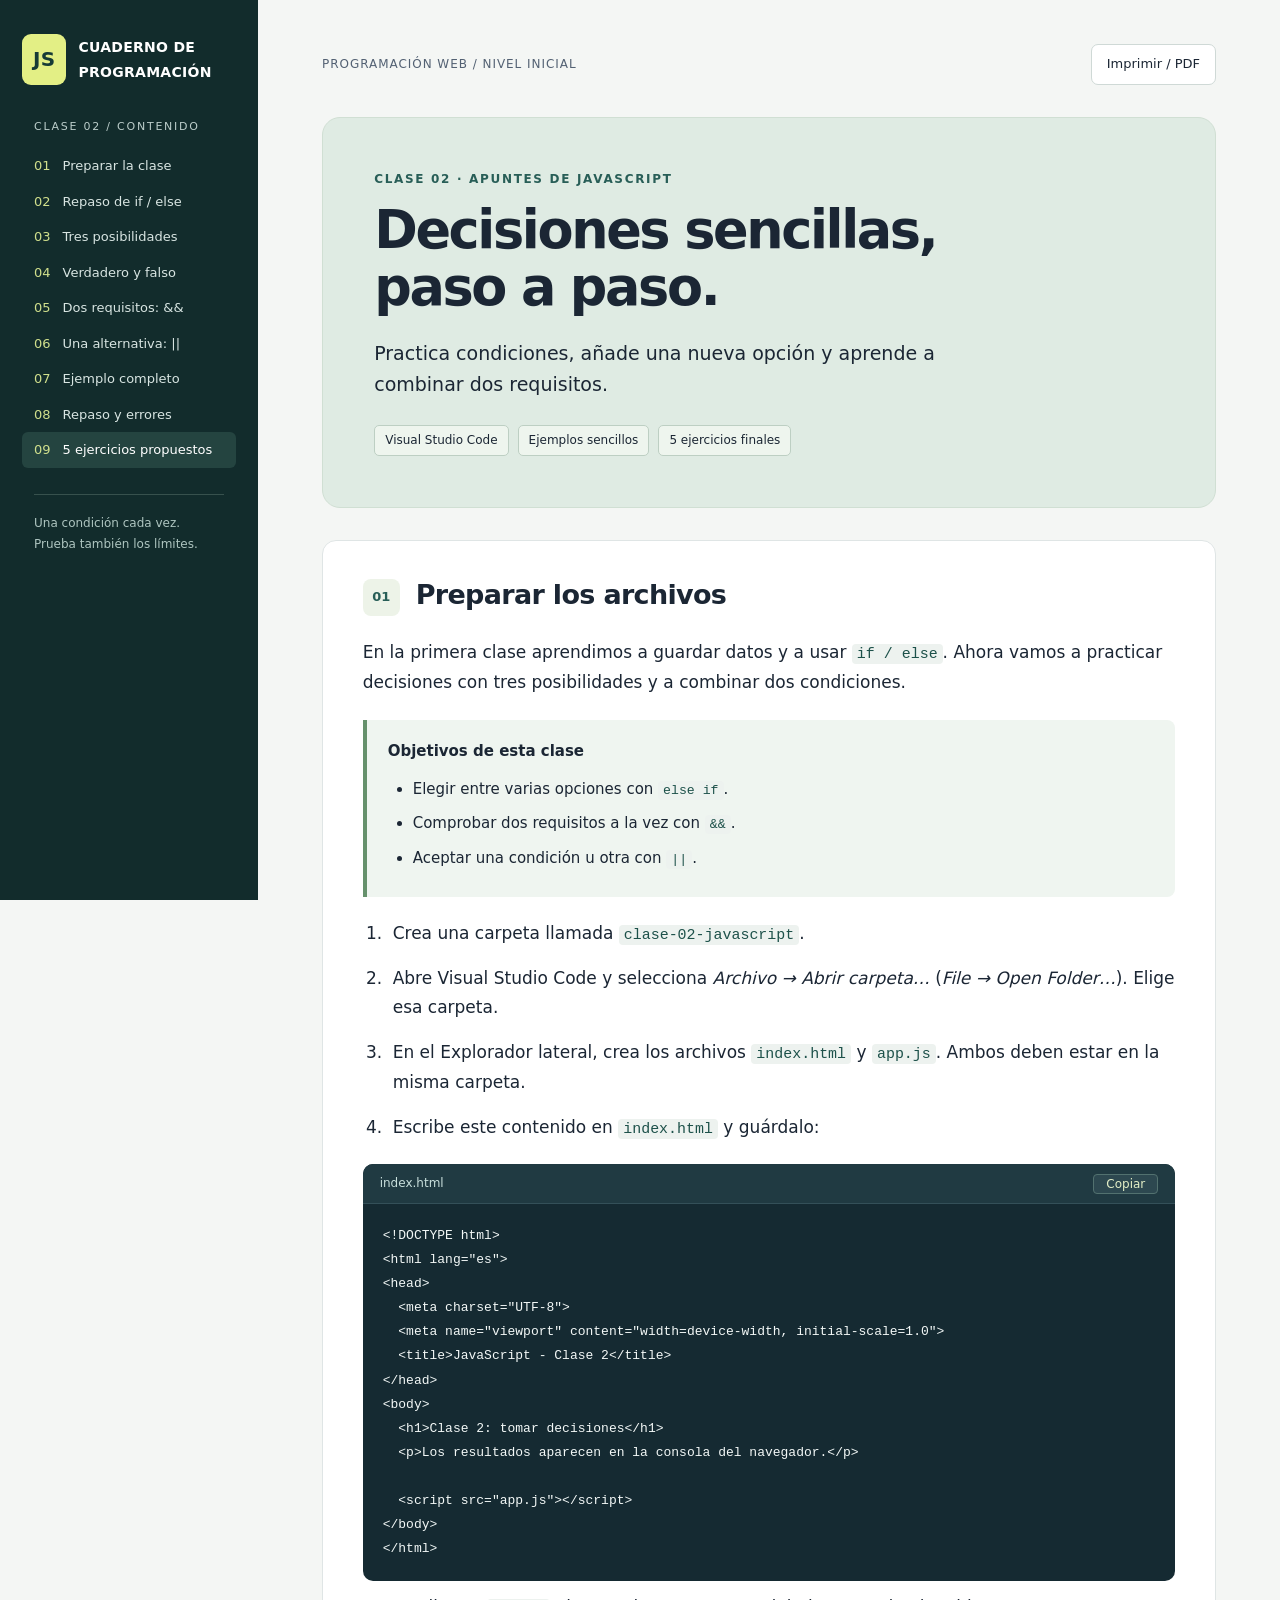
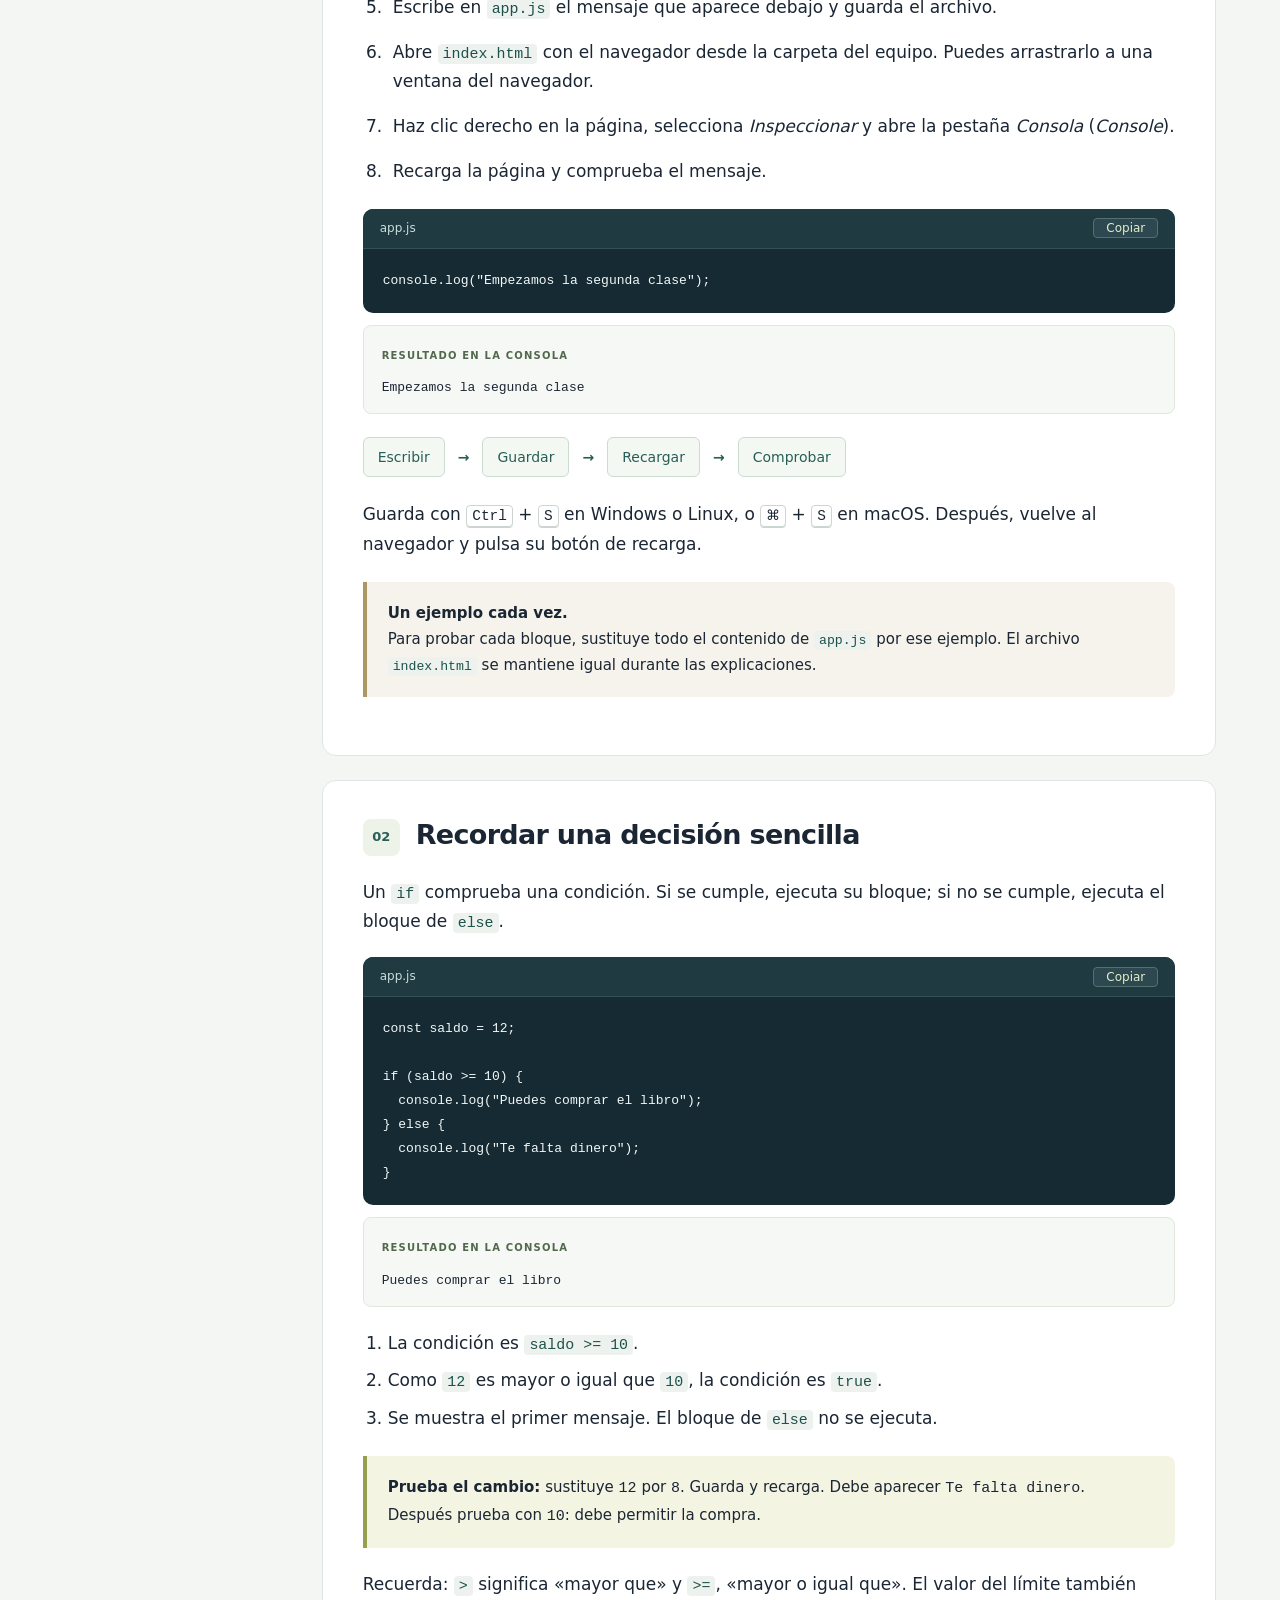
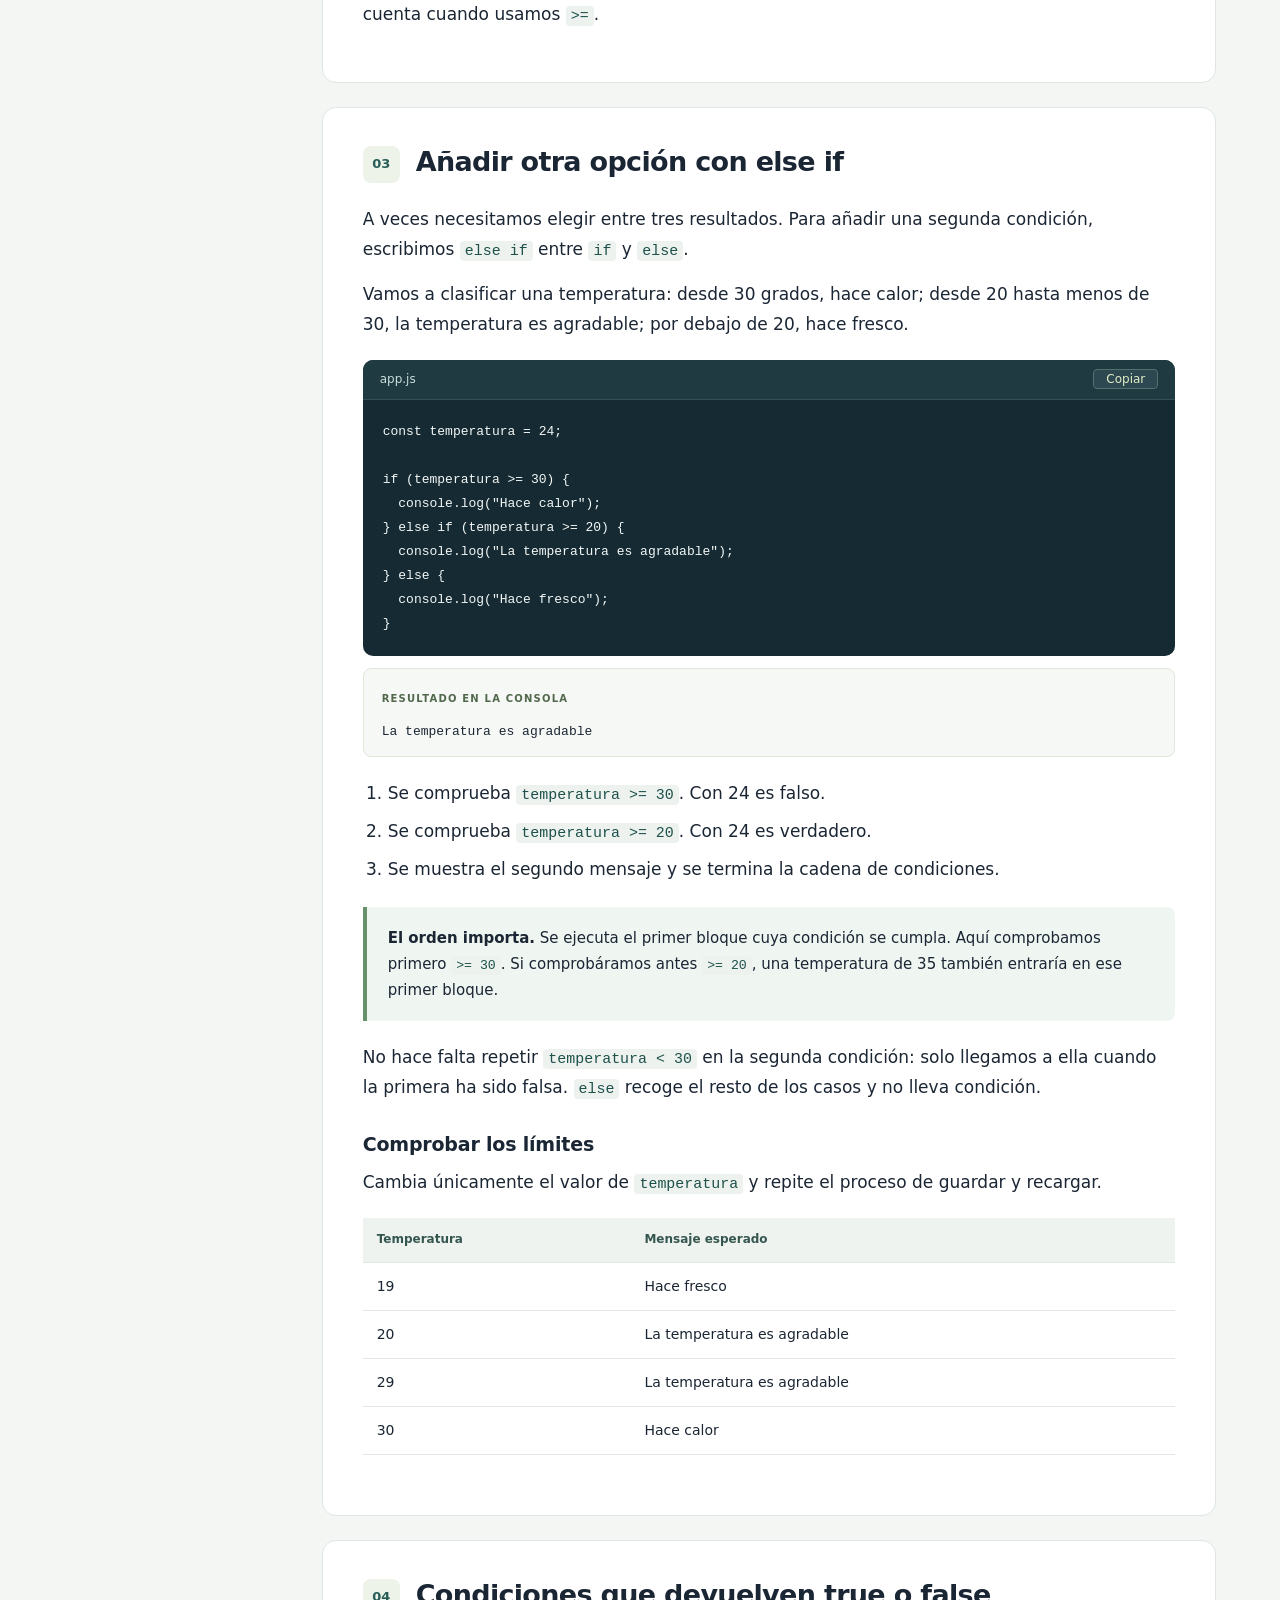
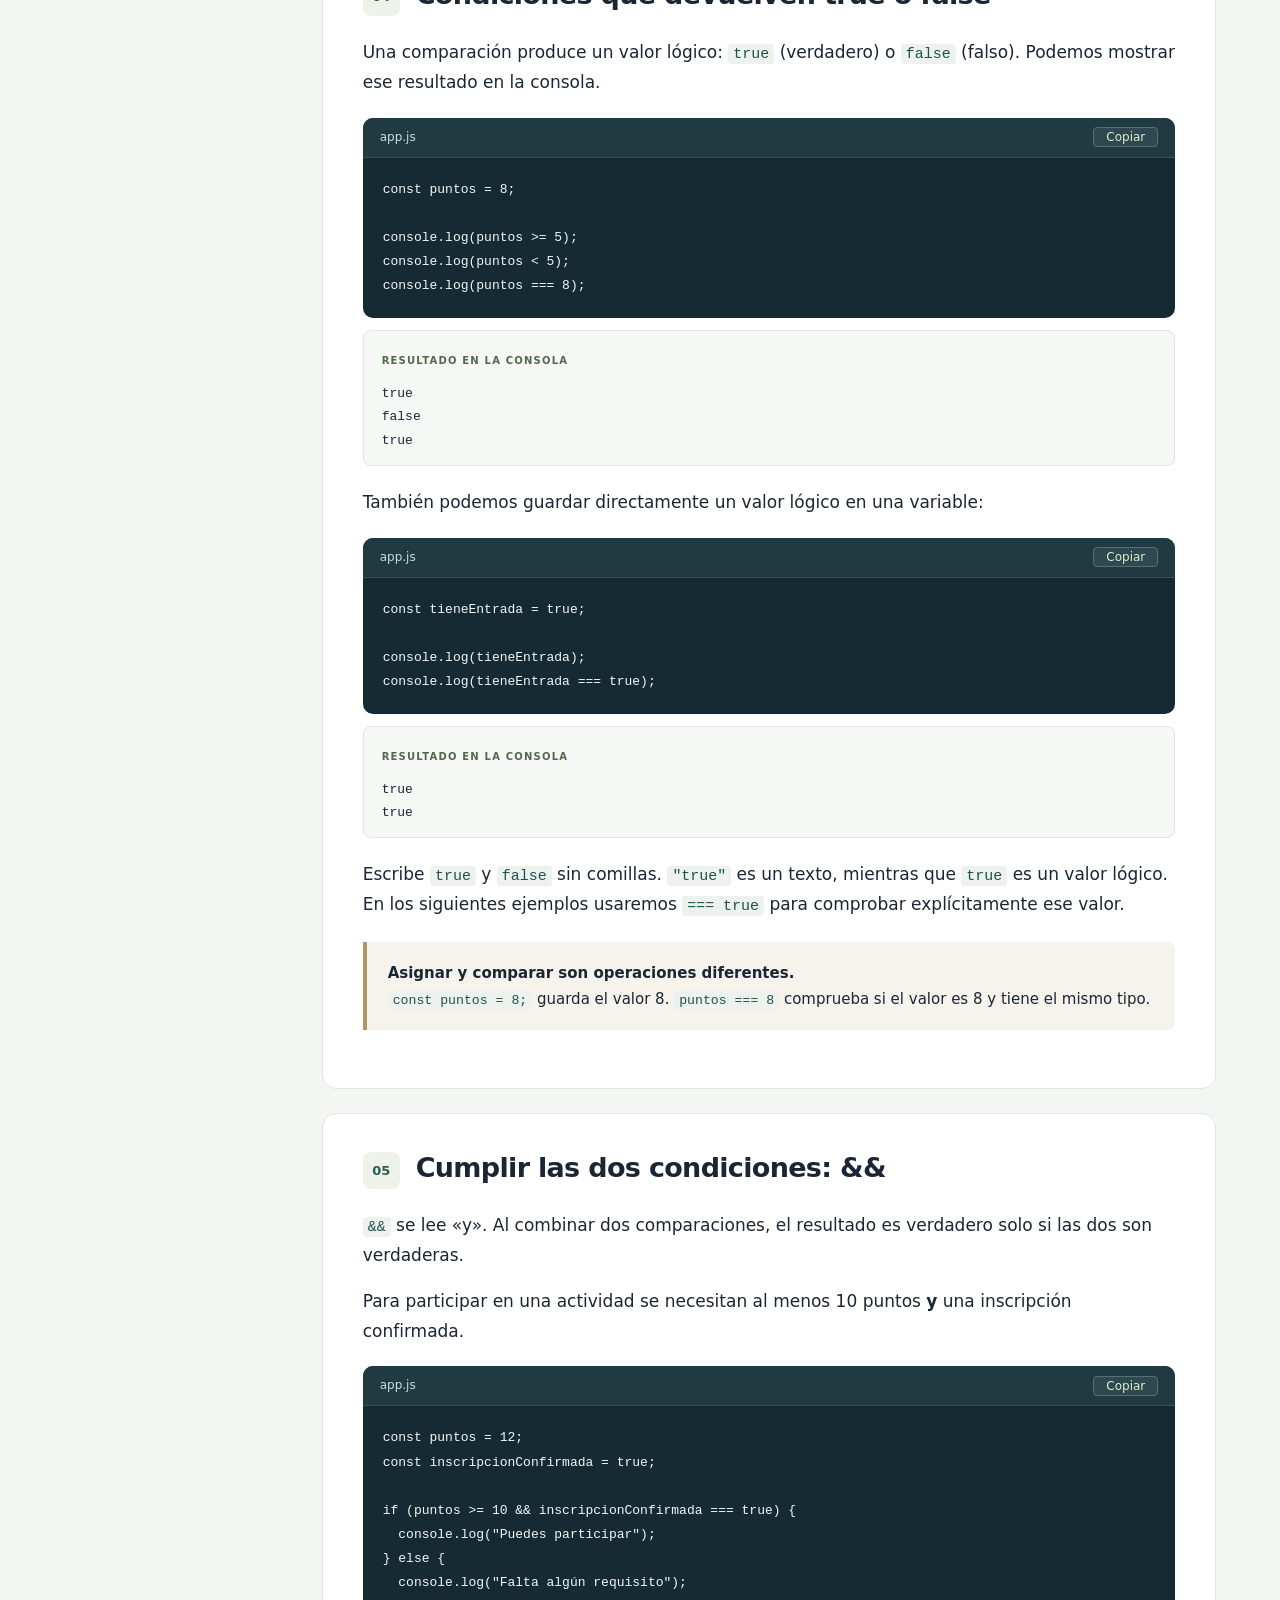
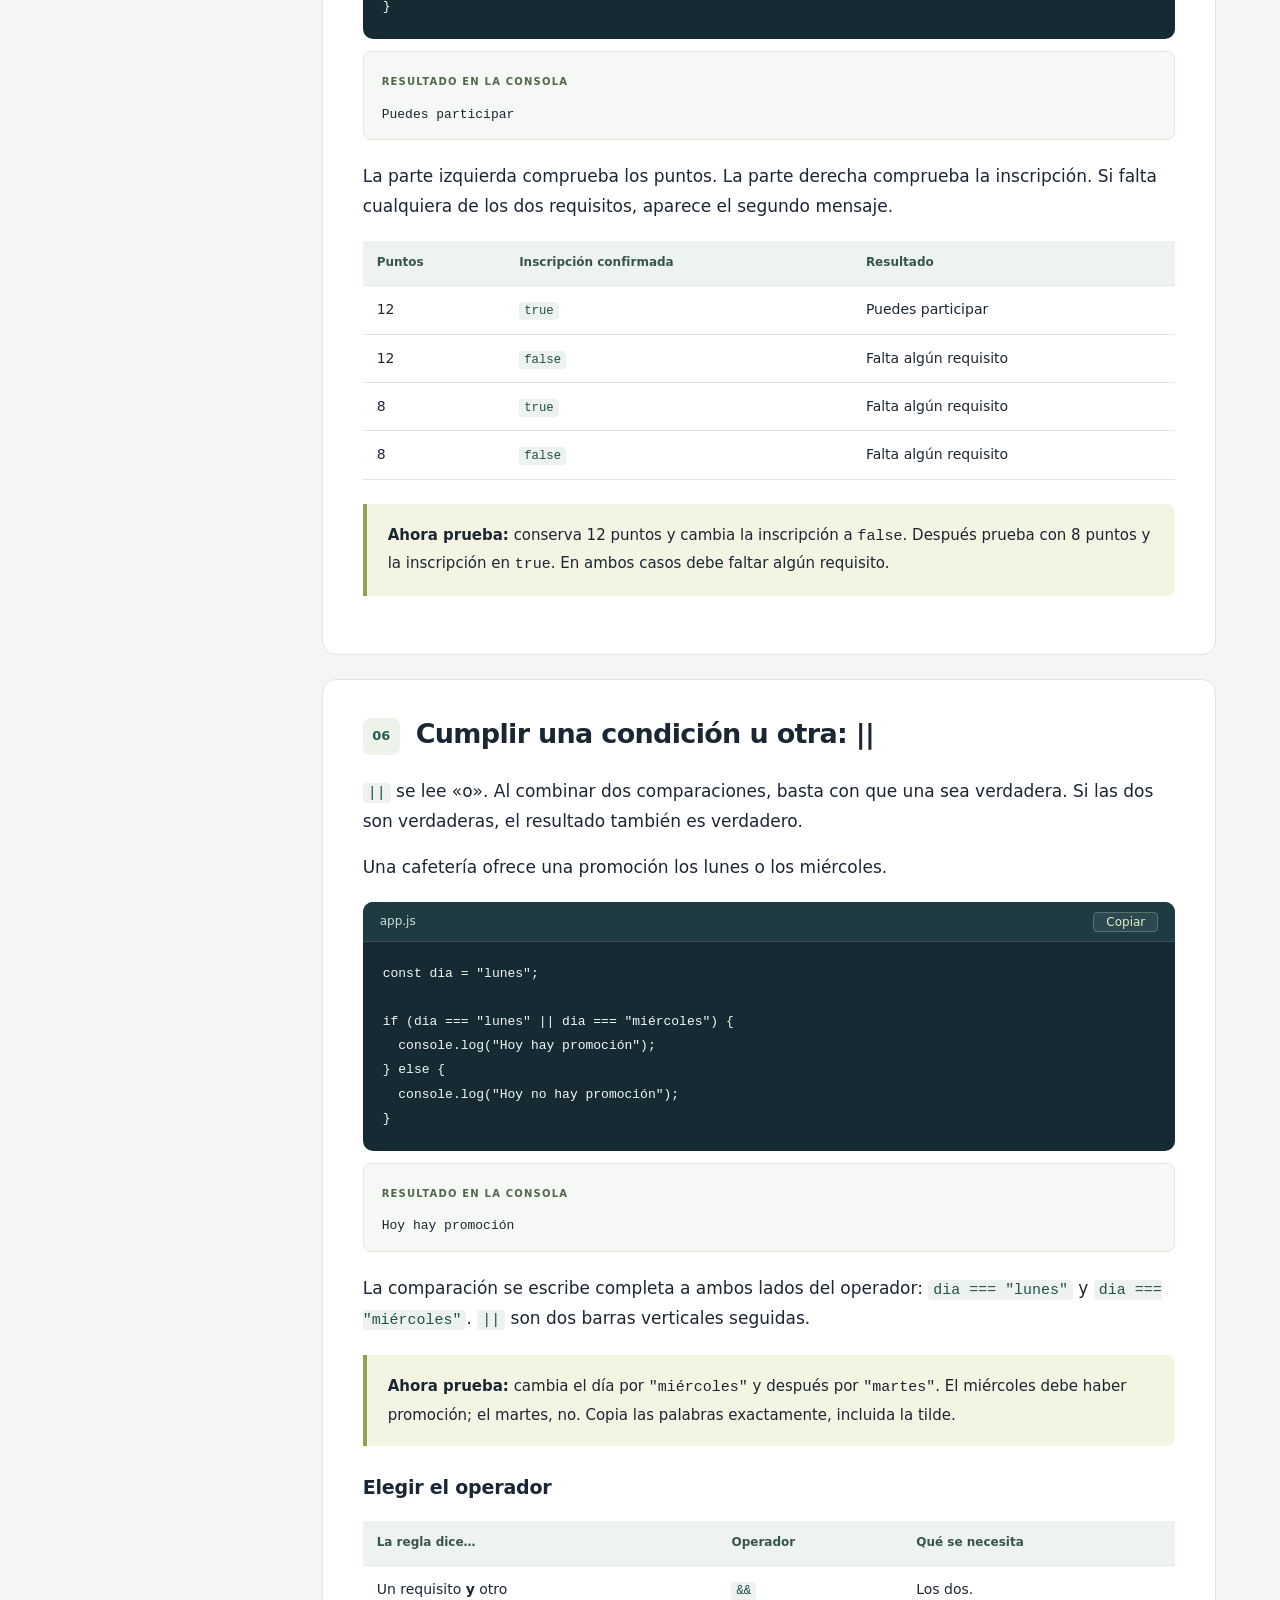
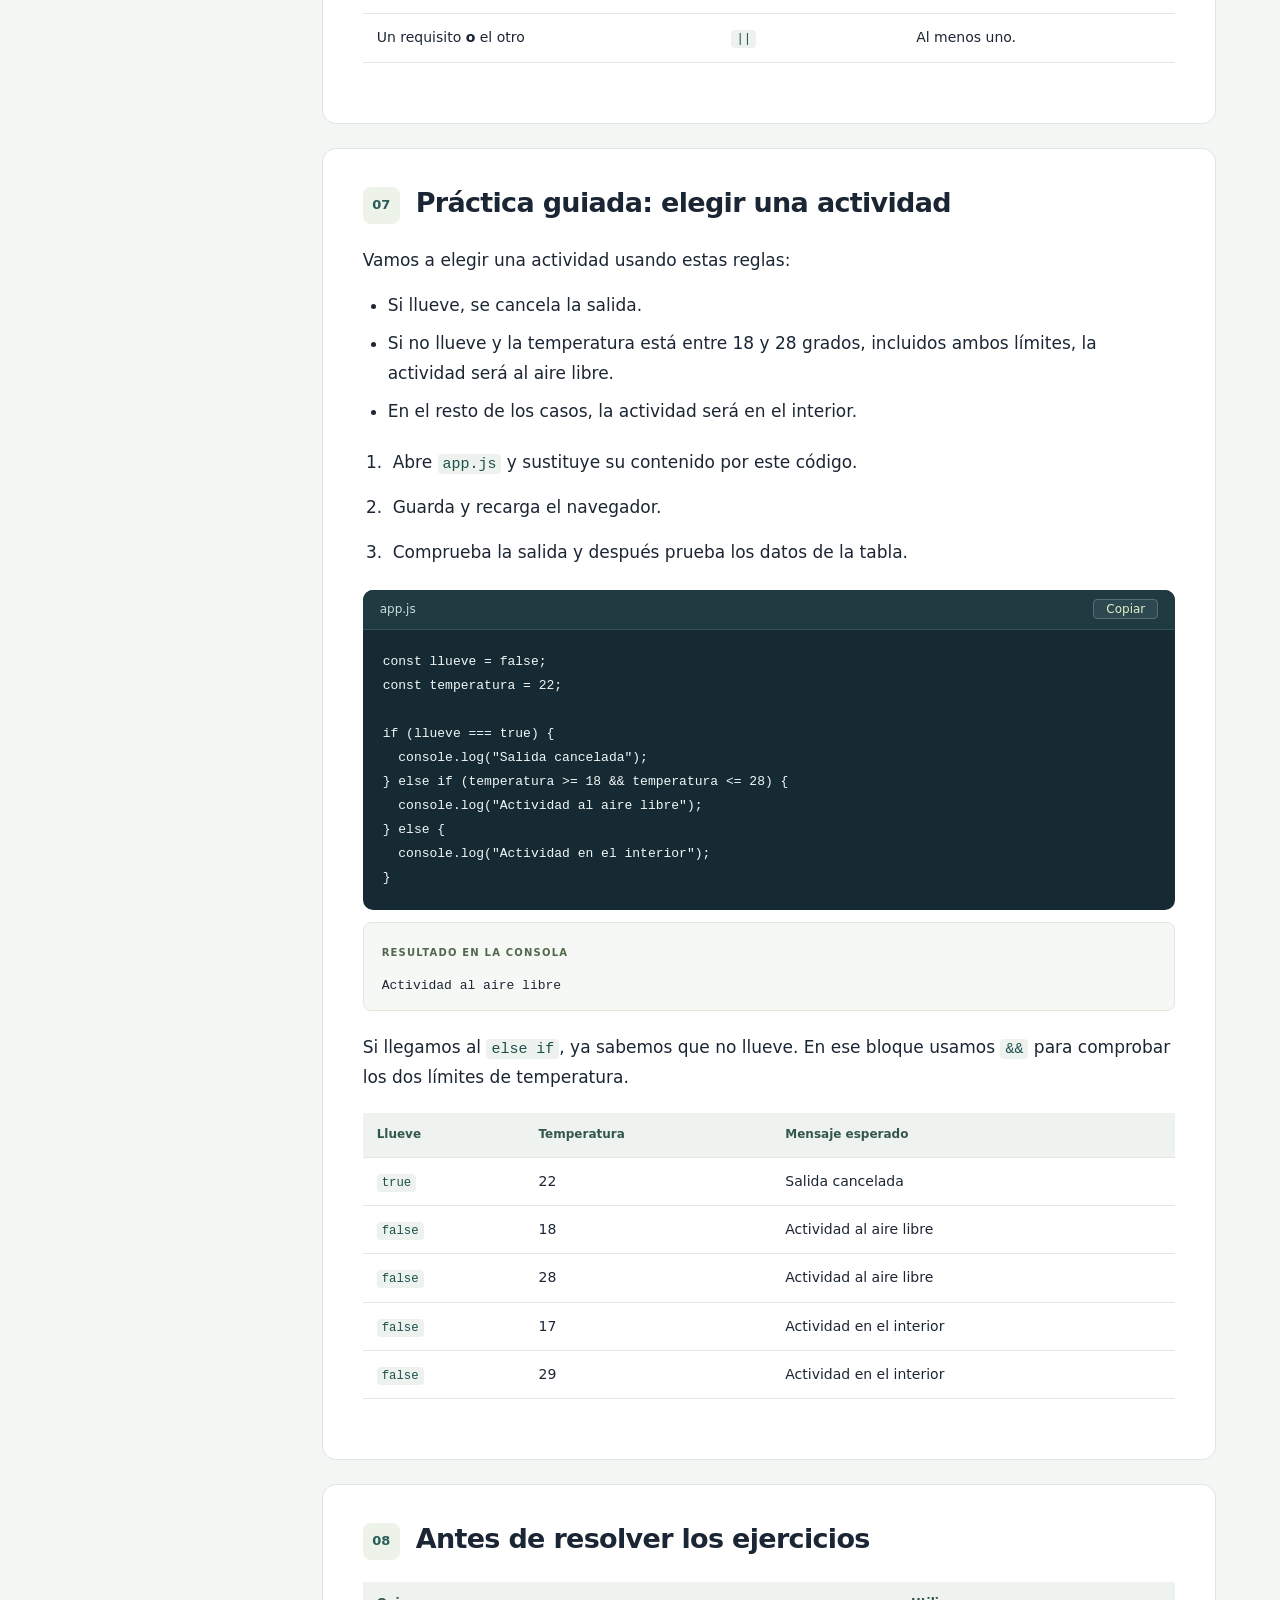
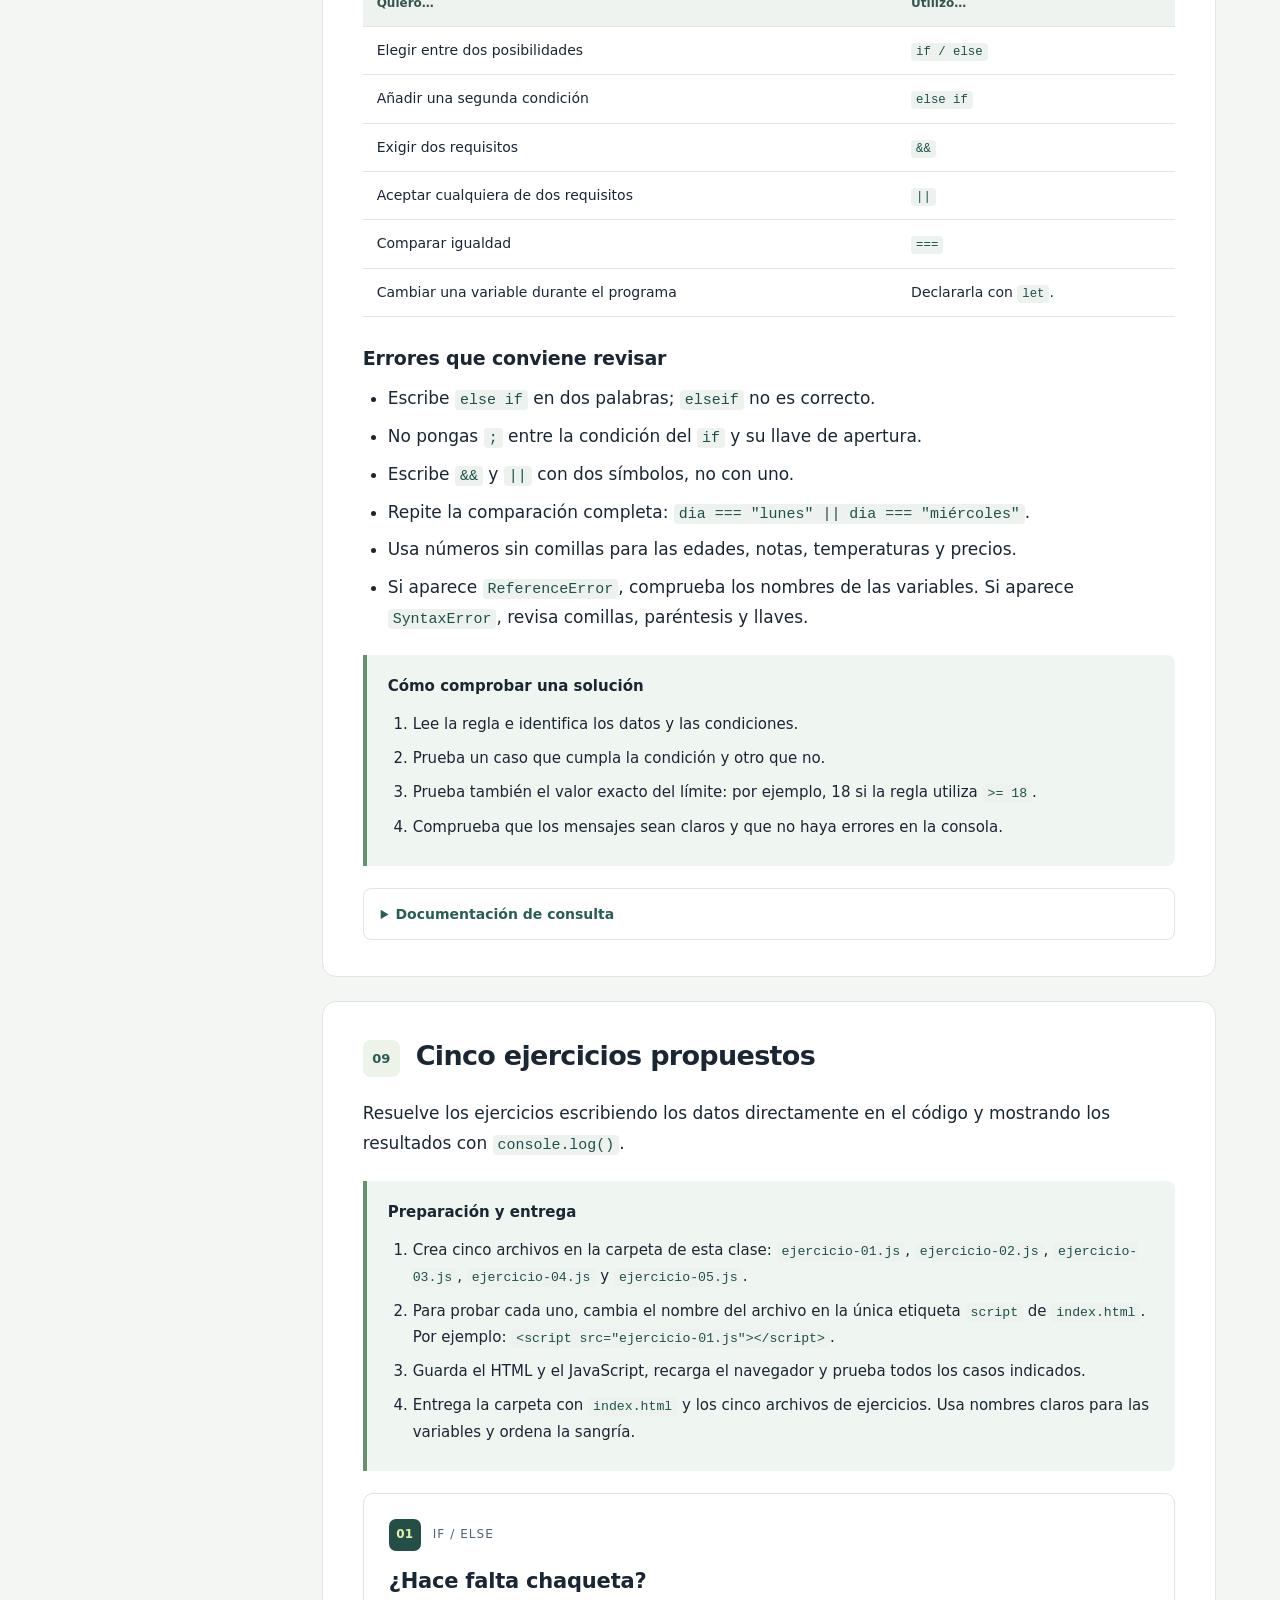
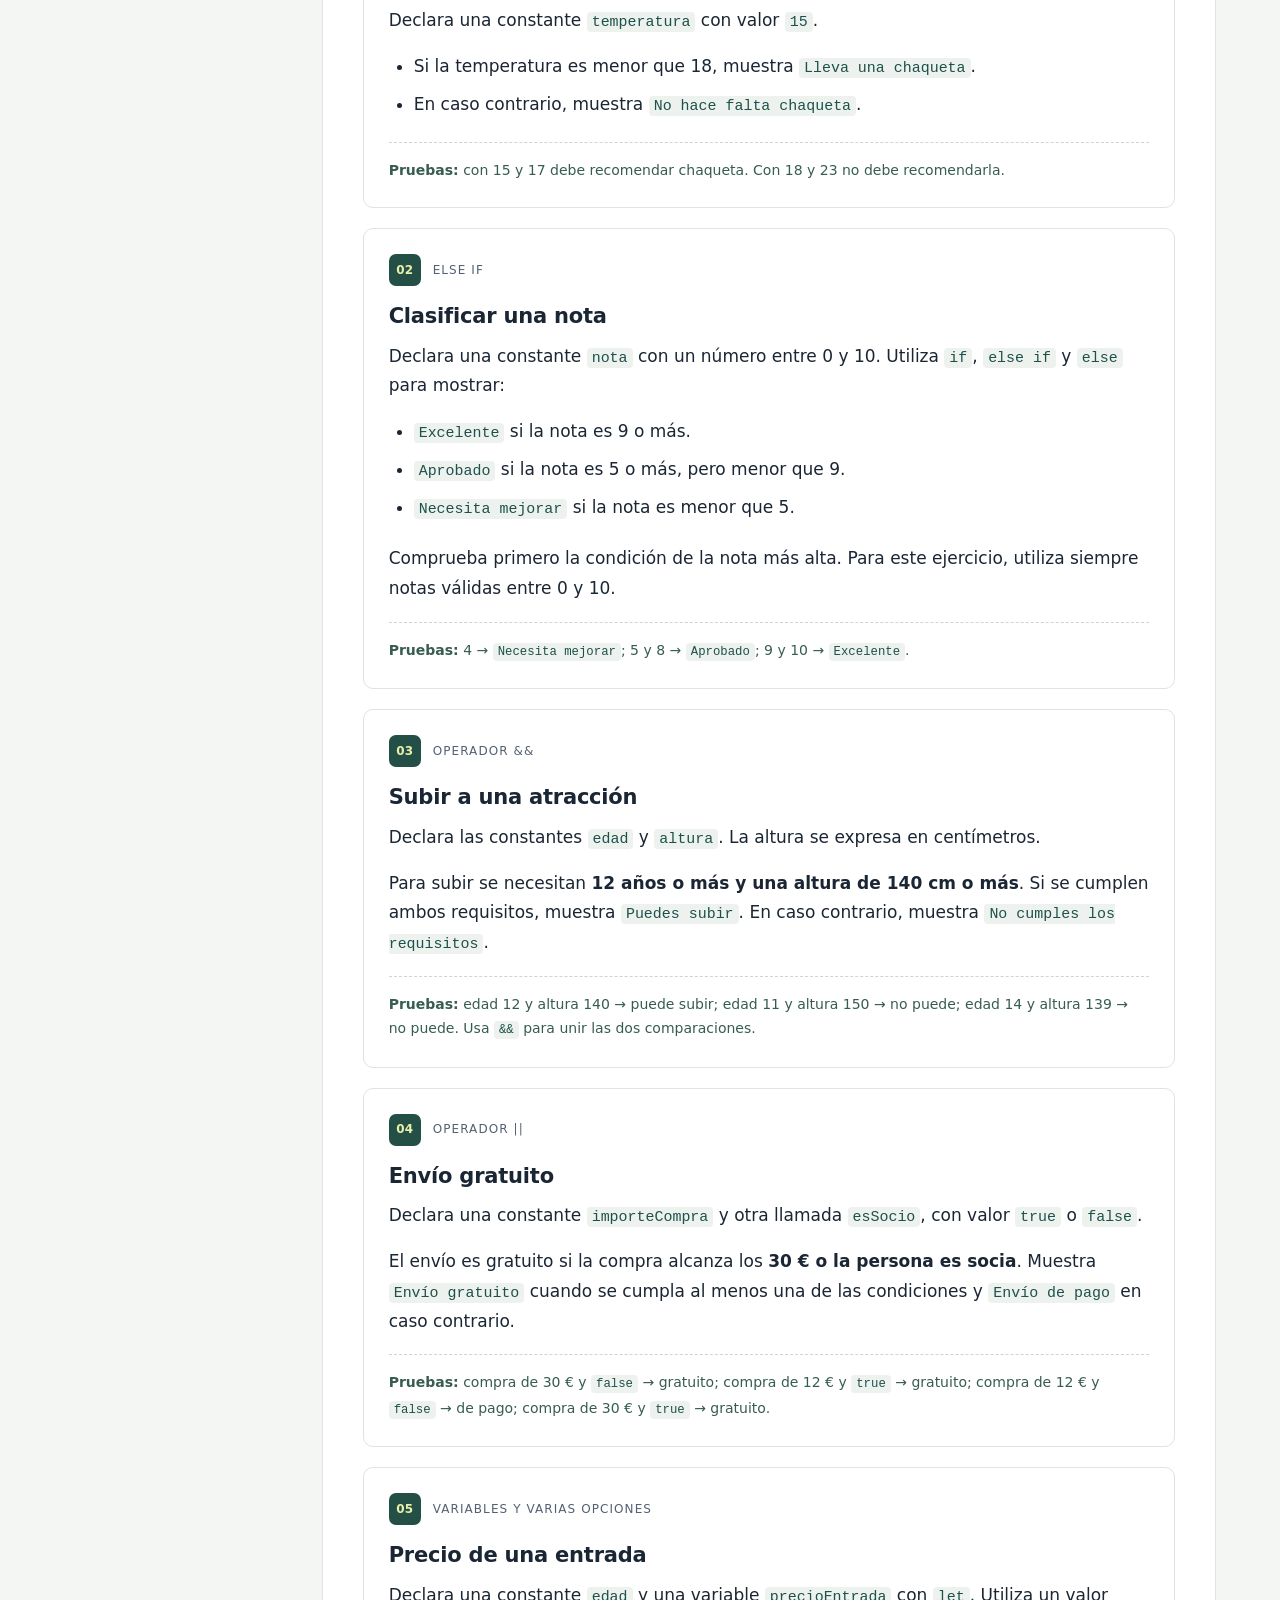
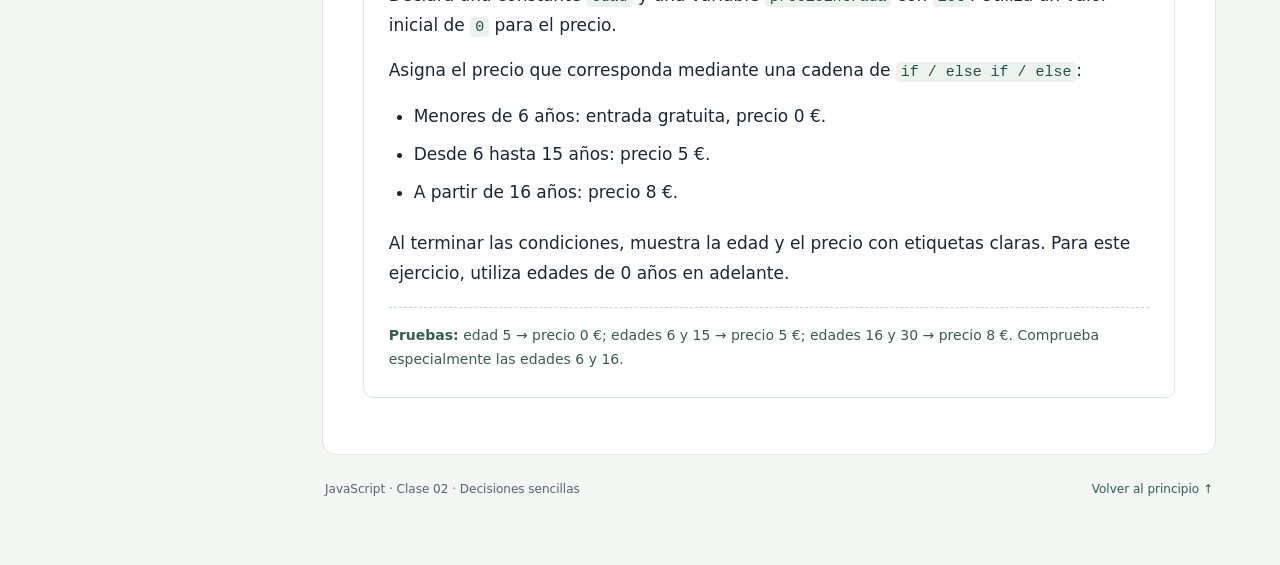
<file: clase-02-javascript (1).html>
<!DOCTYPE html>
<html lang="es"><head><meta charset="UTF-8"><meta name="viewport" content="width=device-width, initial-scale=1.0"><meta name="description" content="Segunda clase de JavaScript: condiciones sencillas, else if, operadores lógicos y cinco ejercicios propuestos."><title>Clase 02 · Decisiones sencillas con JavaScript</title><style>
:root{--ink:#1b2634;--muted:#536173;--accent:#285e57;--line:#dfe5e5;--paper:#fff;--bg:#f4f6f4;--nav:#122c2c;--lime:#e3ef85}*{box-sizing:border-box}html{scroll-behavior:smooth;scroll-padding-top:28px}body{margin:0;background:var(--bg);color:var(--ink);font:17px/1.75 system-ui,-apple-system,BlinkMacSystemFont,"Segoe UI",sans-serif}a{color:var(--accent);text-underline-offset:3px}a:focus-visible,button:focus-visible,summary:focus-visible{outline:3px solid #c77c1c;outline-offset:4px}button{font:inherit;cursor:pointer}.skip{position:fixed;top:-100px;left:20px;background:white;z-index:10;padding:12px}.skip:focus{top:15px}.sidebar{position:fixed;inset:0 auto 0 0;width:258px;background:var(--nav);color:#fff;overflow-y:auto;padding:34px 22px;z-index:3}.brand{display:flex;align-items:center;gap:12px;font-size:14px;font-weight:700;letter-spacing:.02em}.js-mark{background:var(--lime);color:#163b36;border-radius:9px;padding:8px 11px;font-size:20px;font-weight:900}.side-label{color:#bbcdca;text-transform:uppercase;font-size:11px;letter-spacing:.16em;margin:32px 12px 12px}.sidebar nav a{display:flex;gap:12px;color:#d8e5e2;text-decoration:none;padding:8px 12px;font-size:13px;line-height:1.5;border-radius:6px}.sidebar nav a:hover,.sidebar nav a[aria-current]{background:#244440;color:white}.sidebar nav a span{color:#d0df8c;font-variant-numeric:tabular-nums}.side-foot{font-size:12px;color:#aec5c0;margin:26px 12px 0;padding-top:18px;border-top:1px solid #37514d}.page{margin-left:258px;padding:44px clamp(24px,5vw,90px) 65px;max-width:1430px}.topbar{display:flex;align-items:center;justify-content:space-between;gap:15px;font-size:12px;letter-spacing:.08em;color:var(--muted);margin-bottom:32px}.print-button{border:1px solid #cfd9d6;border-radius:7px;padding:8px 15px;background:white;color:var(--ink);font-size:13px;letter-spacing:0}.hero{position:relative;background:#dfebe3;border:1px solid #d0dfd3;border-radius:18px;padding:clamp(25px,4vw,52px);overflow:hidden;margin-bottom:32px}.eyebrow{font-size:12px;font-weight:750;letter-spacing:.14em;text-transform:uppercase;color:var(--accent);margin:0 0 12px}.hero h1{font-size:clamp(34px,4.1vw,56px);line-height:1.08;letter-spacing:-.045em;margin:0 0 23px;max-width:720px}.hero .lead{font-size:19px;line-height:1.6;max-width:650px;margin-bottom:26px}.tags{display:flex;gap:9px;flex-wrap:wrap}.tags span{font-size:12px;padding:4px 10px;border-radius:5px;border:1px solid #bdcfc3;background:#eef5ee}section{padding:36px clamp(22px,3.1vw,44px);background:var(--paper);border:1px solid var(--line);border-radius:14px;margin:0 0 24px;scroll-margin-top:24px}.section-heading{display:flex;gap:16px;align-items:flex-start;margin-bottom:22px}.number{display:flex;align-items:center;justify-content:center;flex:0 0 37px;height:37px;background:#edf3e8;color:var(--accent);font-size:13px;font-weight:800;border-radius:8px;margin-top:2px}h2{font-size:27px;line-height:1.3;letter-spacing:-.025em;margin:0}h3{font-size:19px;line-height:1.45;margin:28px 0 10px;letter-spacing:-.01em}p{margin:0 0 16px}li{margin-bottom:8px}ul,ol{padding-left:25px;margin:12px 0 22px}strong{font-weight:700}.cards{display:grid;gap:14px;margin:24px 0}.three{grid-template-columns:repeat(3,minmax(0,1fr))}.cards>div{background:#f6f8f6;border:1px solid #e3e8e3;padding:18px;border-radius:9px}.cards h3{margin:0 0 7px;font-size:17px}.cards p{font-size:14px;line-height:1.65;margin:0}.callout,.rule,.try{background:#eff5f0;border-left:4px solid #66916c;border-radius:0 8px 8px 0;margin:22px 0;padding:18px 21px;font-size:15px}.callout p:last-child,.callout ul:last-child,.callout ol:last-child,.rule p:last-child{margin-bottom:0}.rule{background:#f5f3eb;border-color:#ad9865}.try{background:#f4f4e2;border-color:#969f4f}.steps li{padding-left:5px;margin-bottom:15px}.file-list{background:#f6f8f7;border:1px solid var(--line);border-radius:8px;padding:18px 22px;margin:24px 0;font-size:14px}.file-list>div{display:flex;flex-wrap:wrap;gap:10px 25px;padding:9px 0 0 18px}.file-list span{color:var(--muted)}code,kbd,pre{font-family:ui-monospace,SFMono-Regular,Consolas,"Liberation Mono",monospace}p code,li code,td code,.callout code,.file-list code,.check code{font-size:.88em;background:#edf2ef;color:#1d514a;padding:2px 5px;border-radius:4px;overflow-wrap:anywhere}kbd{font-size:.85em;padding:2px 5px;border:1px solid #cbd5d1;box-shadow:0 1px 0 #cbd5d1;border-radius:4px;white-space:nowrap}.code{margin:20px 0 12px;border-radius:10px;overflow:hidden;background:#152a32;color:#f3f8f7}.code figcaption{background:#203a42;padding:9px 17px;display:flex;align-items:center;justify-content:space-between;gap:12px;font-size:12px;color:#c8dfdc;border-bottom:1px solid #345059}.copy{color:#e2eec6;background:#2d4850;border:1px solid #52716f;border-radius:4px;padding:2px 9px;font:12px system-ui;min-width:65px}.code pre{margin:0;padding:20px;overflow-x:auto;font-size:13px;line-height:1.85;tab-size:2}.code code{font:inherit}.output{background:#f6f8f5;border:1px solid #dfe8da;border-radius:8px;padding:13px 18px;margin:0 0 22px}.output>span{font-size:10px;text-transform:uppercase;letter-spacing:.12em;color:#52684d;font-weight:750}.output pre{font-size:13px;line-height:1.8;margin:8px 0 0;white-space:pre-wrap;overflow-wrap:anywhere}.workflow{display:flex;flex-wrap:wrap;align-items:center;gap:13px;margin:23px 0;color:var(--accent);font-size:14px}.workflow span{border:1px solid #ccdbd0;padding:7px 14px;border-radius:6px;background:#f4f8f2}.table-wrap{max-width:100%;overflow-x:auto;margin:20px 0 24px}table{width:100%;border-collapse:collapse;font-size:14px;line-height:1.65;text-align:left}th{background:#eef3ef;color:#35564e;font-size:12px;font-weight:750}th,td{padding:12px 14px;border-bottom:1px solid #e1e7e2;vertical-align:top}td:first-child{font-weight:500}details{border:1px solid var(--line);border-radius:8px;padding:13px 17px;margin:20px 0 0;font-size:14px}summary{cursor:pointer;font-weight:650;color:var(--accent)}.sources{padding-top:5px}.exercise{border:1px solid #dce5df;border-radius:10px;padding:25px;margin:20px 0}.exercise-top{display:flex;align-items:center;gap:12px}.exercise-top>span{background:#244f47;color:#e8f0ab;width:32px;height:32px;border-radius:7px;display:flex;align-items:center;justify-content:center;font-weight:800;font-size:12px}.exercise-top p{margin:0;color:var(--muted);font-size:12px;text-transform:uppercase;letter-spacing:.09em}.exercise h3{margin-top:15px;font-size:21px}.check{border-top:1px dashed #c9d8cc;padding-top:15px;margin:18px 0 0;font-size:14px;color:#375d4e}.delivery{background:#edf3e8;border-radius:9px;padding:23px;margin:28px 0 0;font-size:15px}.delivery h3{margin-top:0}.checklist{list-style-type:square}.footer{font-size:12px;color:var(--muted);display:flex;justify-content:space-between;padding:0 3px}.footer a{text-decoration:none}.sr-only{position:absolute;width:1px;height:1px;padding:0;margin:-1px;overflow:hidden;clip:rect(0,0,0,0);white-space:nowrap;border:0}
@media(min-width:1500px){.page{margin-right:auto}}@media(max-width:1050px){.sidebar{width:215px;padding-left:13px;padding-right:13px}.page{margin-left:215px;padding-left:24px;padding-right:24px}.three{grid-template-columns:1fr}.cards>div{padding:14px}.hero h1{font-size:42px}}@media(max-width:760px){.sidebar{position:static;width:auto;padding:18px 20px}.sidebar nav,.side-label,.side-foot{display:none}.page{margin:0;padding:23px 14px}.topbar{margin-bottom:18px;letter-spacing:.02em}.hero{padding:26px 23px;border-radius:12px}.hero h1{font-size:38px}.hero .lead{font-size:17px}section{padding:27px 20px}.section-heading{gap:11px}h2{font-size:24px}.number{flex-basis:32px;height:32px}body{font-size:16px}.exercise{padding:19px 16px}.workflow{gap:7px}.workflow span{padding:5px 8px}.code pre{font-size:12px;padding:17px}th,td{padding:10px}.footer{display:block}.footer span{display:block}}
@media print{@page{size:A4;margin:16mm 15mm}html{scroll-behavior:auto}body{background:white;color:#172229;font:10pt/1.5 system-ui,sans-serif}.sidebar,.topbar,.copy,.skip,.footer a{display:none!important}.page{margin:0;padding:0;max-width:none}.hero{background:#f1f4ee;border-radius:0;padding:20px;margin-bottom:20px}.hero h1{font-size:30pt}.hero .lead{font-size:12pt}.eyebrow{font-size:9pt}.tags span{font-size:8pt}section{border:0;border-top:1px solid #becdc0;border-radius:0;padding:20px 0 6px;margin:0;break-inside:auto}.section-heading{break-after:avoid;margin-bottom:13px}h2{font-size:18pt}h3{font-size:12pt;break-after:avoid}p{orphans:3;widows:3;margin-bottom:10px}li{margin-bottom:5px}table{font-size:9pt}.table-wrap{overflow:visible}tr{break-inside:avoid}thead{display:table-header-group}.code{background:#f3f5f4;color:#132c33;border:1px solid #ccd5d2;break-inside:avoid}.code figcaption{background:#e7eeea;color:#24433b;padding:5px 10px}.code pre{font-size:8pt;line-height:1.5;white-space:pre-wrap;overflow-wrap:anywhere;padding:12px}.output{break-inside:avoid;padding:9px 12px}.output pre{font-size:8.5pt}.callout,.try,.rule{break-inside:avoid;font-size:9pt;padding:12px 14px}.cards{break-inside:avoid}.three{grid-template-columns:repeat(3,minmax(0,1fr))}.cards p{font-size:9pt}.exercise{break-inside:avoid;padding:17px;margin:15px 0}.exercise h3{font-size:13pt}.exercise-top p{font-size:8pt}.check{font-size:9pt}.delivery{break-inside:avoid;font-size:9pt}.footer{margin-top:15px;font-size:8pt}details{display:none}.workflow{break-inside:avoid;font-size:9pt}a{color:inherit;text-decoration:none}#ejercicios{break-before:page}*{-webkit-print-color-adjust:exact;print-color-adjust:exact}}
</style></head>
<body><a class="skip" href="#contenido">Saltar al contenido</a><aside class="sidebar" aria-label="Índice de la clase"><div class="brand"><span class="js-mark" aria-hidden="true">JS</span><span>CUADERNO DE<br>PROGRAMACIÓN</span></div><p class="side-label">Clase 02 / Contenido</p><nav aria-label="Secciones"><a href="#preparacion"><span>01</span>Preparar la clase</a><a href="#repaso"><span>02</span>Repaso de if / else</a><a href="#else-if"><span>03</span>Tres posibilidades</a><a href="#booleanos"><span>04</span>Verdadero y falso</a><a href="#and"><span>05</span>Dos requisitos: &&</a><a href="#or"><span>06</span>Una alternativa: ||</a><a href="#practica"><span>07</span>Ejemplo completo</a><a href="#consulta"><span>08</span>Repaso y errores</a><a href="#ejercicios"><span>09</span>5 ejercicios propuestos</a></nav><p class="side-foot">Una condición cada vez.<br>Prueba también los límites.</p></aside>
<div class="page"><div class="topbar"><span>PROGRAMACIÓN WEB / NIVEL INICIAL</span><button type="button" class="print-button">Imprimir / PDF</button></div><header class="hero"><p class="eyebrow">Clase 02 · Apuntes de JavaScript</p><h1>Decisiones sencillas,<br>paso a paso.</h1><p class="lead">Practica condiciones, añade una nueva opción y aprende a combinar dos requisitos.</p><div class="tags"><span>Visual Studio Code</span><span>Ejemplos sencillos</span><span>5 ejercicios finales</span></div></header><main id="contenido"><section id="preparacion" aria-labelledby="h-preparacion"><div class="section-heading"><span class="number">01</span><h2 id="h-preparacion">Preparar los archivos</h2></div>
<p>En la primera clase aprendimos a guardar datos y a usar <code>if / else</code>. Ahora vamos a practicar decisiones con tres posibilidades y a combinar dos condiciones.</p>
<div class="callout"><strong>Objetivos de esta clase</strong><ul><li>Elegir entre varias opciones con <code>else if</code>.</li><li>Comprobar dos requisitos a la vez con <code>&amp;&amp;</code>.</li><li>Aceptar una condición u otra con <code>||</code>.</li></ul></div>
<ol class="steps"><li>Crea una carpeta llamada <code>clase-02-javascript</code>.</li><li>Abre Visual Studio Code y selecciona <em>Archivo → Abrir carpeta…</em> (<em>File → Open Folder…</em>). Elige esa carpeta.</li><li>En el Explorador lateral, crea los archivos <code>index.html</code> y <code>app.js</code>. Ambos deben estar en la misma carpeta.</li><li>Escribe este contenido en <code>index.html</code> y guárdalo:</li></ol>
<figure class="code"><figcaption><span>index.html</span></figcaption><pre><code data-language="html">&lt;!DOCTYPE html&gt;
&lt;html lang=&quot;es&quot;&gt;
&lt;head&gt;
  &lt;meta charset=&quot;UTF-8&quot;&gt;
  &lt;meta name=&quot;viewport&quot; content=&quot;width=device-width, initial-scale=1.0&quot;&gt;
  &lt;title&gt;JavaScript - Clase 2&lt;/title&gt;
&lt;/head&gt;
&lt;body&gt;
  &lt;h1&gt;Clase 2: tomar decisiones&lt;/h1&gt;
  &lt;p&gt;Los resultados aparecen en la consola del navegador.&lt;/p&gt;

  &lt;script src=&quot;app.js&quot;&gt;&lt;/script&gt;
&lt;/body&gt;
&lt;/html&gt;</code></pre></figure>
<ol class="steps" start="5"><li>Escribe en <code>app.js</code> el mensaje que aparece debajo y guarda el archivo.</li><li>Abre <code>index.html</code> con el navegador desde la carpeta del equipo. Puedes arrastrarlo a una ventana del navegador.</li><li>Haz clic derecho en la página, selecciona <em>Inspeccionar</em> y abre la pestaña <em>Consola</em> (<em>Console</em>).</li><li>Recarga la página y comprueba el mensaje.</li></ol>
<figure class="code"><figcaption><span>app.js</span></figcaption><pre><code data-language="js">console.log(&quot;Empezamos la segunda clase&quot;);</code></pre></figure><div class="output"><span>Resultado en la consola</span><pre>Empezamos la segunda clase</pre></div>
<div class="workflow"><span>Escribir</span><b aria-hidden="true">→</b><span>Guardar</span><b aria-hidden="true">→</b><span>Recargar</span><b aria-hidden="true">→</b><span>Comprobar</span></div>
<p>Guarda con <kbd>Ctrl</kbd> + <kbd>S</kbd> en Windows o Linux, o <kbd>⌘</kbd> + <kbd>S</kbd> en macOS. Después, vuelve al navegador y pulsa su botón de recarga.</p>
<div class="rule"><strong>Un ejemplo cada vez.</strong><p>Para probar cada bloque, sustituye todo el contenido de <code>app.js</code> por ese ejemplo. El archivo <code>index.html</code> se mantiene igual durante las explicaciones.</p></div>
</section><section id="repaso" aria-labelledby="h-repaso"><div class="section-heading"><span class="number">02</span><h2 id="h-repaso">Recordar una decisión sencilla</h2></div>
<p>Un <code>if</code> comprueba una condición. Si se cumple, ejecuta su bloque; si no se cumple, ejecuta el bloque de <code>else</code>.</p>
<figure class="code"><figcaption><span>app.js</span></figcaption><pre><code data-language="js">const saldo = 12;

if (saldo &gt;= 10) {
  console.log(&quot;Puedes comprar el libro&quot;);
} else {
  console.log(&quot;Te falta dinero&quot;);
}</code></pre></figure><div class="output"><span>Resultado en la consola</span><pre>Puedes comprar el libro</pre></div>
<ol><li>La condición es <code>saldo &gt;= 10</code>.</li><li>Como <code>12</code> es mayor o igual que <code>10</code>, la condición es <code>true</code>.</li><li>Se muestra el primer mensaje. El bloque de <code>else</code> no se ejecuta.</li></ol>
<div class="try"><strong>Prueba el cambio:</strong> sustituye <code>12</code> por <code>8</code>. Guarda y recarga. Debe aparecer <code>Te falta dinero</code>. Después prueba con <code>10</code>: debe permitir la compra.</div>
<p>Recuerda: <code>&gt;</code> significa «mayor que» y <code>&gt;=</code>, «mayor o igual que». El valor del límite también cuenta cuando usamos <code>&gt;=</code>.</p>
</section><section id="else-if" aria-labelledby="h-else-if"><div class="section-heading"><span class="number">03</span><h2 id="h-else-if">Añadir otra opción con else if</h2></div>
<p>A veces necesitamos elegir entre tres resultados. Para añadir una segunda condición, escribimos <code>else if</code> entre <code>if</code> y <code>else</code>.</p>
<p>Vamos a clasificar una temperatura: desde 30 grados, hace calor; desde 20 hasta menos de 30, la temperatura es agradable; por debajo de 20, hace fresco.</p>
<figure class="code"><figcaption><span>app.js</span></figcaption><pre><code data-language="js">const temperatura = 24;

if (temperatura &gt;= 30) {
  console.log(&quot;Hace calor&quot;);
} else if (temperatura &gt;= 20) {
  console.log(&quot;La temperatura es agradable&quot;);
} else {
  console.log(&quot;Hace fresco&quot;);
}</code></pre></figure><div class="output"><span>Resultado en la consola</span><pre>La temperatura es agradable</pre></div>
<ol><li>Se comprueba <code>temperatura &gt;= 30</code>. Con 24 es falso.</li><li>Se comprueba <code>temperatura &gt;= 20</code>. Con 24 es verdadero.</li><li>Se muestra el segundo mensaje y se termina la cadena de condiciones.</li></ol>
<div class="callout"><strong>El orden importa.</strong> Se ejecuta el primer bloque cuya condición se cumpla. Aquí comprobamos primero <code>&gt;= 30</code>. Si comprobáramos antes <code>&gt;= 20</code>, una temperatura de 35 también entraría en ese primer bloque.</div>
<p>No hace falta repetir <code>temperatura &lt; 30</code> en la segunda condición: solo llegamos a ella cuando la primera ha sido falsa. <code>else</code> recoge el resto de los casos y no lleva condición.</p>
<h3>Comprobar los límites</h3><p>Cambia únicamente el valor de <code>temperatura</code> y repite el proceso de guardar y recargar.</p>
<div class="table-wrap"><table><thead><tr><th>Temperatura</th><th>Mensaje esperado</th></tr></thead><tbody><tr><td>19</td><td>Hace fresco</td></tr><tr><td>20</td><td>La temperatura es agradable</td></tr><tr><td>29</td><td>La temperatura es agradable</td></tr><tr><td>30</td><td>Hace calor</td></tr></tbody></table></div>
</section><section id="booleanos" aria-labelledby="h-booleanos"><div class="section-heading"><span class="number">04</span><h2 id="h-booleanos">Condiciones que devuelven true o false</h2></div>
<p>Una comparación produce un valor lógico: <code>true</code> (verdadero) o <code>false</code> (falso). Podemos mostrar ese resultado en la consola.</p>
<figure class="code"><figcaption><span>app.js</span></figcaption><pre><code data-language="js">const puntos = 8;

console.log(puntos &gt;= 5);
console.log(puntos &lt; 5);
console.log(puntos === 8);</code></pre></figure><div class="output"><span>Resultado en la consola</span><pre>true
false
true</pre></div>
<p>También podemos guardar directamente un valor lógico en una variable:</p>
<figure class="code"><figcaption><span>app.js</span></figcaption><pre><code data-language="js">const tieneEntrada = true;

console.log(tieneEntrada);
console.log(tieneEntrada === true);</code></pre></figure><div class="output"><span>Resultado en la consola</span><pre>true
true</pre></div>
<p>Escribe <code>true</code> y <code>false</code> sin comillas. <code>"true"</code> es un texto, mientras que <code>true</code> es un valor lógico. En los siguientes ejemplos usaremos <code>=== true</code> para comprobar explícitamente ese valor.</p>
<div class="rule"><strong>Asignar y comparar son operaciones diferentes.</strong><p><code>const puntos = 8;</code> guarda el valor 8. <code>puntos === 8</code> comprueba si el valor es 8 y tiene el mismo tipo.</p></div>
</section><section id="and" aria-labelledby="h-and"><div class="section-heading"><span class="number">05</span><h2 id="h-and">Cumplir las dos condiciones: &&</h2></div>
<p><code>&amp;&amp;</code> se lee «y». Al combinar dos comparaciones, el resultado es verdadero solo si las dos son verdaderas.</p>
<p>Para participar en una actividad se necesitan al menos 10 puntos <strong>y</strong> una inscripción confirmada.</p>
<figure class="code"><figcaption><span>app.js</span></figcaption><pre><code data-language="js">const puntos = 12;
const inscripcionConfirmada = true;

if (puntos &gt;= 10 &amp;&amp; inscripcionConfirmada === true) {
  console.log(&quot;Puedes participar&quot;);
} else {
  console.log(&quot;Falta algún requisito&quot;);
}</code></pre></figure><div class="output"><span>Resultado en la consola</span><pre>Puedes participar</pre></div>
<p>La parte izquierda comprueba los puntos. La parte derecha comprueba la inscripción. Si falta cualquiera de los dos requisitos, aparece el segundo mensaje.</p>
<div class="table-wrap"><table><thead><tr><th>Puntos</th><th>Inscripción confirmada</th><th>Resultado</th></tr></thead><tbody><tr><td>12</td><td><code>true</code></td><td>Puedes participar</td></tr><tr><td>12</td><td><code>false</code></td><td>Falta algún requisito</td></tr><tr><td>8</td><td><code>true</code></td><td>Falta algún requisito</td></tr><tr><td>8</td><td><code>false</code></td><td>Falta algún requisito</td></tr></tbody></table></div>
<div class="try"><strong>Ahora prueba:</strong> conserva 12 puntos y cambia la inscripción a <code>false</code>. Después prueba con 8 puntos y la inscripción en <code>true</code>. En ambos casos debe faltar algún requisito.</div>
</section><section id="or" aria-labelledby="h-or"><div class="section-heading"><span class="number">06</span><h2 id="h-or">Cumplir una condición u otra: ||</h2></div>
<p><code>||</code> se lee «o». Al combinar dos comparaciones, basta con que una sea verdadera. Si las dos son verdaderas, el resultado también es verdadero.</p>
<p>Una cafetería ofrece una promoción los lunes o los miércoles.</p>
<figure class="code"><figcaption><span>app.js</span></figcaption><pre><code data-language="js">const dia = &quot;lunes&quot;;

if (dia === &quot;lunes&quot; || dia === &quot;miércoles&quot;) {
  console.log(&quot;Hoy hay promoción&quot;);
} else {
  console.log(&quot;Hoy no hay promoción&quot;);
}</code></pre></figure><div class="output"><span>Resultado en la consola</span><pre>Hoy hay promoción</pre></div>
<p>La comparación se escribe completa a ambos lados del operador: <code>dia === "lunes"</code> y <code>dia === "miércoles"</code>. <code>||</code> son dos barras verticales seguidas.</p>
<div class="try"><strong>Ahora prueba:</strong> cambia el día por <code>"miércoles"</code> y después por <code>"martes"</code>. El miércoles debe haber promoción; el martes, no. Copia las palabras exactamente, incluida la tilde.</div>
<h3>Elegir el operador</h3><div class="table-wrap"><table><thead><tr><th>La regla dice…</th><th>Operador</th><th>Qué se necesita</th></tr></thead><tbody><tr><td>Un requisito <strong>y</strong> otro</td><td><code>&amp;&amp;</code></td><td>Los dos.</td></tr><tr><td>Un requisito <strong>o</strong> el otro</td><td><code>||</code></td><td>Al menos uno.</td></tr></tbody></table></div>
</section><section id="practica" aria-labelledby="h-practica"><div class="section-heading"><span class="number">07</span><h2 id="h-practica">Práctica guiada: elegir una actividad</h2></div>
<p>Vamos a elegir una actividad usando estas reglas:</p><ul><li>Si llueve, se cancela la salida.</li><li>Si no llueve y la temperatura está entre 18 y 28 grados, incluidos ambos límites, la actividad será al aire libre.</li><li>En el resto de los casos, la actividad será en el interior.</li></ul>
<ol class="steps"><li>Abre <code>app.js</code> y sustituye su contenido por este código.</li><li>Guarda y recarga el navegador.</li><li>Comprueba la salida y después prueba los datos de la tabla.</li></ol>
<figure class="code"><figcaption><span>app.js</span></figcaption><pre><code data-language="js">const llueve = false;
const temperatura = 22;

if (llueve === true) {
  console.log(&quot;Salida cancelada&quot;);
} else if (temperatura &gt;= 18 &amp;&amp; temperatura &lt;= 28) {
  console.log(&quot;Actividad al aire libre&quot;);
} else {
  console.log(&quot;Actividad en el interior&quot;);
}</code></pre></figure><div class="output"><span>Resultado en la consola</span><pre>Actividad al aire libre</pre></div>
<p>Si llegamos al <code>else if</code>, ya sabemos que no llueve. En ese bloque usamos <code>&amp;&amp;</code> para comprobar los dos límites de temperatura.</p>
<div class="table-wrap"><table><thead><tr><th>Llueve</th><th>Temperatura</th><th>Mensaje esperado</th></tr></thead><tbody><tr><td><code>true</code></td><td>22</td><td>Salida cancelada</td></tr><tr><td><code>false</code></td><td>18</td><td>Actividad al aire libre</td></tr><tr><td><code>false</code></td><td>28</td><td>Actividad al aire libre</td></tr><tr><td><code>false</code></td><td>17</td><td>Actividad en el interior</td></tr><tr><td><code>false</code></td><td>29</td><td>Actividad en el interior</td></tr></tbody></table></div>
</section><section id="consulta" aria-labelledby="h-consulta"><div class="section-heading"><span class="number">08</span><h2 id="h-consulta">Antes de resolver los ejercicios</h2></div>
<div class="table-wrap"><table><thead><tr><th>Quiero…</th><th>Utilizo…</th></tr></thead><tbody><tr><td>Elegir entre dos posibilidades</td><td><code>if / else</code></td></tr><tr><td>Añadir una segunda condición</td><td><code>else if</code></td></tr><tr><td>Exigir dos requisitos</td><td><code>&amp;&amp;</code></td></tr><tr><td>Aceptar cualquiera de dos requisitos</td><td><code>||</code></td></tr><tr><td>Comparar igualdad</td><td><code>===</code></td></tr><tr><td>Cambiar una variable durante el programa</td><td>Declararla con <code>let</code>.</td></tr></tbody></table></div>
<h3>Errores que conviene revisar</h3><ul><li>Escribe <code>else if</code> en dos palabras; <code>elseif</code> no es correcto.</li><li>No pongas <code>;</code> entre la condición del <code>if</code> y su llave de apertura.</li><li>Escribe <code>&amp;&amp;</code> y <code>||</code> con dos símbolos, no con uno.</li><li>Repite la comparación completa: <code>dia === "lunes" || dia === "miércoles"</code>.</li><li>Usa números sin comillas para las edades, notas, temperaturas y precios.</li><li>Si aparece <code>ReferenceError</code>, comprueba los nombres de las variables. Si aparece <code>SyntaxError</code>, revisa comillas, paréntesis y llaves.</li></ul>
<div class="callout"><strong>Cómo comprobar una solución</strong><ol><li>Lee la regla e identifica los datos y las condiciones.</li><li>Prueba un caso que cumpla la condición y otro que no.</li><li>Prueba también el valor exacto del límite: por ejemplo, 18 si la regla utiliza <code>&gt;= 18</code>.</li><li>Comprueba que los mensajes sean claros y que no haya errores en la consola.</li></ol></div>
<details><summary>Documentación de consulta</summary><ul class="sources"><li><a href="https://developer.mozilla.org/en-US/docs/Web/JavaScript/Reference/Statements/if...else">MDN: if, else if y else</a></li><li><a href="https://developer.mozilla.org/en-US/docs/Web/JavaScript/Reference/Operators/Logical_AND">MDN: operador lógico AND (&amp;&amp;)</a></li><li><a href="https://developer.mozilla.org/en-US/docs/Web/JavaScript/Reference/Operators/Logical_OR">MDN: operador lógico OR (||)</a></li></ul></details>
</section><section id="ejercicios" aria-labelledby="h-ejercicios"><div class="section-heading"><span class="number">09</span><h2 id="h-ejercicios">Cinco ejercicios propuestos</h2></div>
<p>Resuelve los ejercicios escribiendo los datos directamente en el código y mostrando los resultados con <code>console.log()</code>.</p>
<div class="callout"><strong>Preparación y entrega</strong><ol><li>Crea cinco archivos en la carpeta de esta clase: <code>ejercicio-01.js</code>, <code>ejercicio-02.js</code>, <code>ejercicio-03.js</code>, <code>ejercicio-04.js</code> y <code>ejercicio-05.js</code>.</li><li>Para probar cada uno, cambia el nombre del archivo en la única etiqueta <code>script</code> de <code>index.html</code>. Por ejemplo: <code>&lt;script src="ejercicio-01.js"&gt;&lt;/script&gt;</code>.</li><li>Guarda el HTML y el JavaScript, recarga el navegador y prueba todos los casos indicados.</li><li>Entrega la carpeta con <code>index.html</code> y los cinco archivos de ejercicios. Usa nombres claros para las variables y ordena la sangría.</li></ol></div>

<article class="exercise"><div class="exercise-top"><span>01</span><p>if / else</p></div><h3>¿Hace falta chaqueta?</h3><p>Declara una constante <code>temperatura</code> con valor <code>15</code>.</p><ul><li>Si la temperatura es menor que 18, muestra <code>Lleva una chaqueta</code>.</li><li>En caso contrario, muestra <code>No hace falta chaqueta</code>.</li></ul><p class="check"><strong>Pruebas:</strong> con 15 y 17 debe recomendar chaqueta. Con 18 y 23 no debe recomendarla.</p></article>

<article class="exercise"><div class="exercise-top"><span>02</span><p>else if</p></div><h3>Clasificar una nota</h3><p>Declara una constante <code>nota</code> con un número entre 0 y 10. Utiliza <code>if</code>, <code>else if</code> y <code>else</code> para mostrar:</p><ul><li><code>Excelente</code> si la nota es 9 o más.</li><li><code>Aprobado</code> si la nota es 5 o más, pero menor que 9.</li><li><code>Necesita mejorar</code> si la nota es menor que 5.</li></ul><p>Comprueba primero la condición de la nota más alta. Para este ejercicio, utiliza siempre notas válidas entre 0 y 10.</p><p class="check"><strong>Pruebas:</strong> 4 → <code>Necesita mejorar</code>; 5 y 8 → <code>Aprobado</code>; 9 y 10 → <code>Excelente</code>.</p></article>

<article class="exercise"><div class="exercise-top"><span>03</span><p>Operador &amp;&amp;</p></div><h3>Subir a una atracción</h3><p>Declara las constantes <code>edad</code> y <code>altura</code>. La altura se expresa en centímetros.</p><p>Para subir se necesitan <strong>12 años o más y una altura de 140 cm o más</strong>. Si se cumplen ambos requisitos, muestra <code>Puedes subir</code>. En caso contrario, muestra <code>No cumples los requisitos</code>.</p><p class="check"><strong>Pruebas:</strong> edad 12 y altura 140 → puede subir; edad 11 y altura 150 → no puede; edad 14 y altura 139 → no puede. Usa <code>&amp;&amp;</code> para unir las dos comparaciones.</p></article>

<article class="exercise"><div class="exercise-top"><span>04</span><p>Operador ||</p></div><h3>Envío gratuito</h3><p>Declara una constante <code>importeCompra</code> y otra llamada <code>esSocio</code>, con valor <code>true</code> o <code>false</code>.</p><p>El envío es gratuito si la compra alcanza los <strong>30 € o la persona es socia</strong>. Muestra <code>Envío gratuito</code> cuando se cumpla al menos una de las condiciones y <code>Envío de pago</code> en caso contrario.</p><p class="check"><strong>Pruebas:</strong> compra de 30 € y <code>false</code> → gratuito; compra de 12 € y <code>true</code> → gratuito; compra de 12 € y <code>false</code> → de pago; compra de 30 € y <code>true</code> → gratuito.</p></article>

<article class="exercise"><div class="exercise-top"><span>05</span><p>Variables y varias opciones</p></div><h3>Precio de una entrada</h3><p>Declara una constante <code>edad</code> y una variable <code>precioEntrada</code> con <code>let</code>. Utiliza un valor inicial de <code>0</code> para el precio.</p><p>Asigna el precio que corresponda mediante una cadena de <code>if / else if / else</code>:</p><ul><li>Menores de 6 años: entrada gratuita, precio 0 €.</li><li>Desde 6 hasta 15 años: precio 5 €.</li><li>A partir de 16 años: precio 8 €.</li></ul><p>Al terminar las condiciones, muestra la edad y el precio con etiquetas claras. Para este ejercicio, utiliza edades de 0 años en adelante.</p><p class="check"><strong>Pruebas:</strong> edad 5 → precio 0 €; edades 6 y 15 → precio 5 €; edades 16 y 30 → precio 8 €. Comprueba especialmente las edades 6 y 16.</p></article>
</section></main><footer class="footer"><span>JavaScript · Clase 02 · Decisiones sencillas</span><a href="#contenido">Volver al principio ↑</a></footer></div><div id="status" class="sr-only" role="status" aria-live="polite"></div><script>
document.querySelector('.print-button').addEventListener('click', () => window.print());
document.querySelectorAll('.code').forEach(figure => {
  const button = document.createElement('button');
  button.type = 'button';
  button.className = 'copy';
  button.textContent = 'Copiar';
  button.setAttribute('aria-label', 'Copiar código de ' + figure.querySelector('figcaption span').textContent);
  figure.querySelector('figcaption').append(button);
  button.addEventListener('click', async () => {
    const source = figure.querySelector('code').textContent;
    try {
      if (navigator.clipboard && window.isSecureContext) {
        await navigator.clipboard.writeText(source);
      } else {
        const area = document.createElement('textarea');
        area.value = source;
        area.style.position = 'fixed';
        area.style.opacity = '0';
        document.body.append(area);
        area.select();
        const copied = document.execCommand('copy');
        area.remove();
        button.focus();
        if (!copied) throw new Error('copy');
      }
      button.textContent = 'Copiado';
      document.getElementById('status').textContent = 'Código copiado.';
    } catch {
      button.textContent = 'Selecciona';
      const selection = window.getSelection();
      const range = document.createRange();
      range.selectNodeContents(figure.querySelector('code'));
      selection.removeAllRanges();
      selection.addRange(range);
      document.getElementById('status').textContent = 'Código seleccionado. Usa la opción Copiar del navegador.';
    }
    setTimeout(() => { button.textContent = 'Copiar'; }, 2200);
  });
});
if ('IntersectionObserver' in window) {
  const observer = new IntersectionObserver(entries => {
    entries.forEach(entry => {
      if (entry.isIntersecting) {
        document.querySelectorAll('.sidebar nav a').forEach(a => a.removeAttribute('aria-current'));
        const link = document.querySelector('.sidebar nav a[href="#' + entry.target.id + '"]');
        if (link) link.setAttribute('aria-current', 'location');
      }
    });
  }, {rootMargin: '-10% 0px -65% 0px'});
  document.querySelectorAll('main section').forEach(section => observer.observe(section));
}
</script></body></html>
</file>
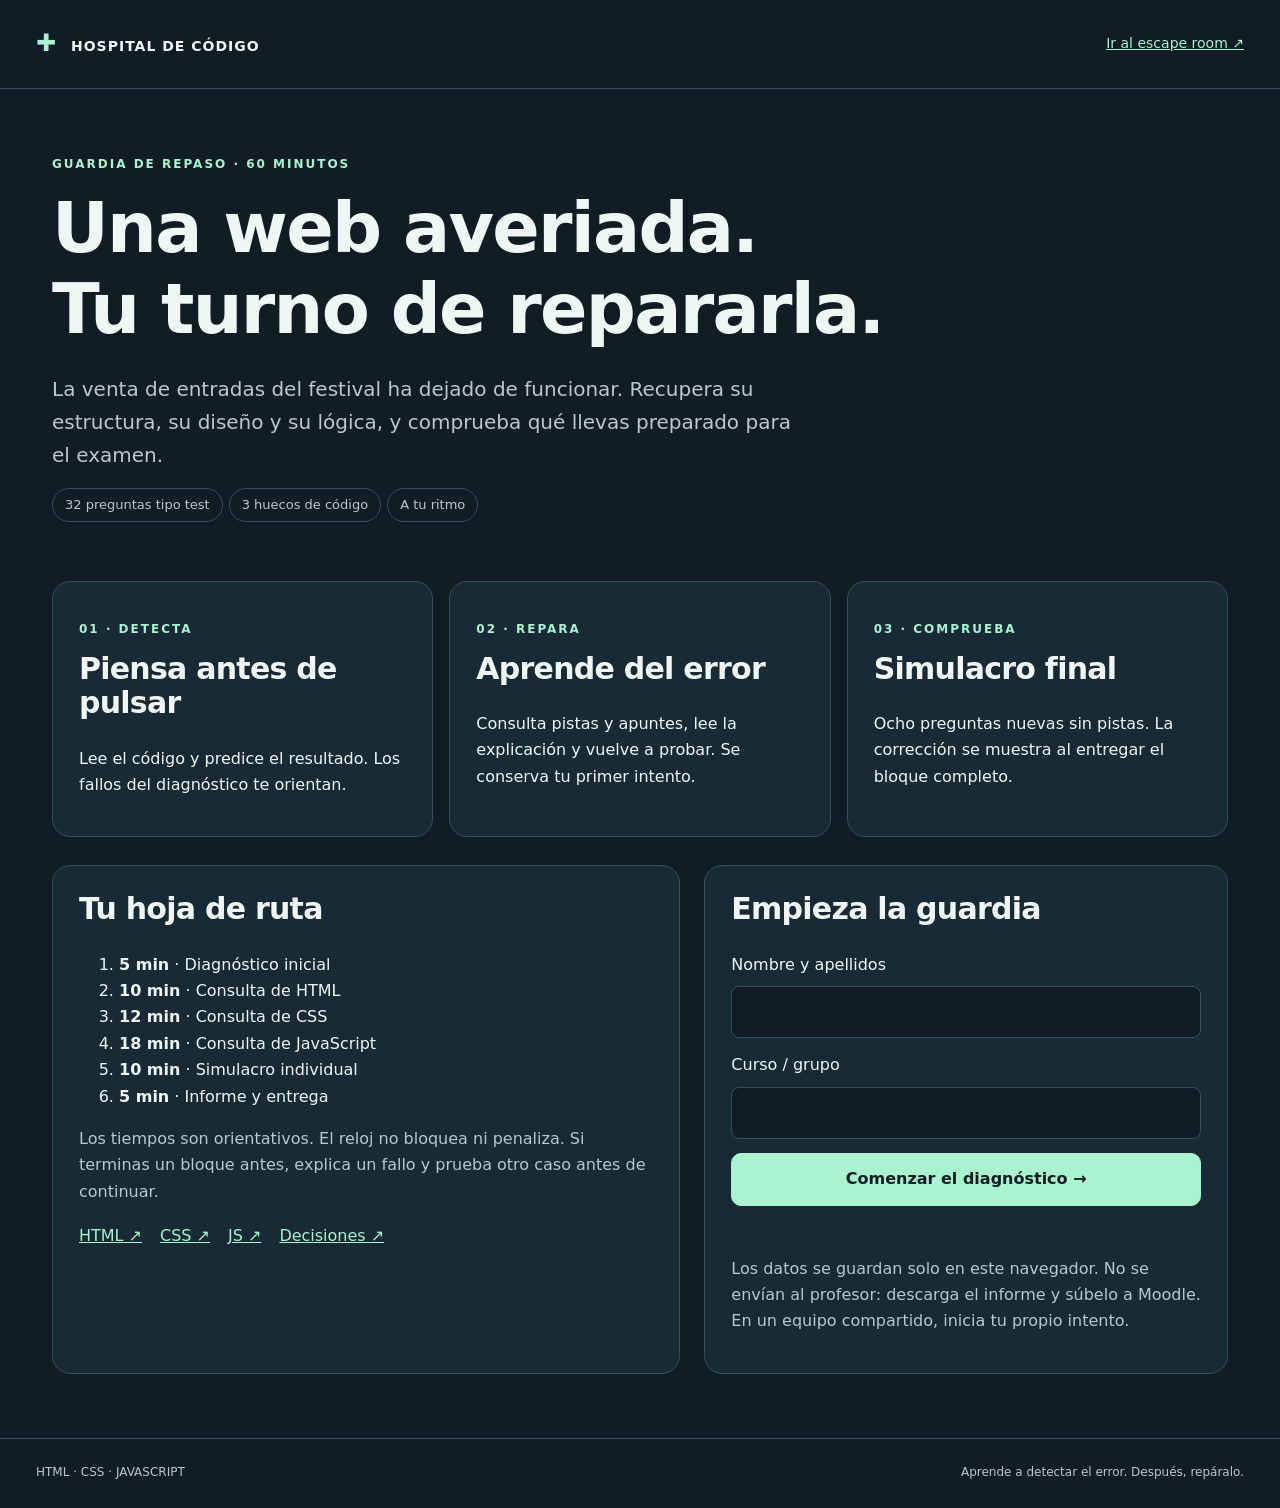
<file: hospital.html>
<!doctype html>
<html lang="es">
<head>
  <meta charset="utf-8">
  <meta name="viewport" content="width=device-width, initial-scale=1">
  <meta name="theme-color" content="#101d25">
  <meta name="description" content="Hospital de código: una hora de repaso autónomo de HTML, CSS y JavaScript, con pistas, reparaciones y un simulacro tipo test.">
  <title>Hospital de código · Repaso en 60 minutos</title>
  <link rel="stylesheet" href="hospital.css">
  <script src="hospital-data.js" defer></script>
  <script src="hospital.js" defer></script>
</head>
<body>
  <a class="skip" href="#main">Saltar al contenido</a>
  <header class="top"><a class="logo" href="hospital.html"><span aria-hidden="true">✚</span> HOSPITAL DE CÓDIGO</a><a href="index.html">Ir al escape room ↗</a></header>
  <main id="main" tabindex="-1"></main>
  <footer>HTML · CSS · JAVASCRIPT <span>Aprende a detectar el error. Después, repáralo.</span></footer>
  <div id="status" class="sr-only" role="status" aria-live="polite"></div>
  <noscript>Activa JavaScript para realizar la actividad y guardar tus respuestas.</noscript>
</body>
</html>
</file>
<file: styles.css>
:root {
  color-scheme: dark;
  --bg: #12121b;
  --panel: #1b1b27;
  --panel2: #222230;
  --line: #33323f;
  --text: #f4f1ec;
  --muted: #aaa6b6;
  --lime: #c7fa74;
  --lavender: #bba8f1;
  --radius: 18px;
  font-family: Inter, "Avenir Next", Avenir, system-ui, sans-serif;
  font-synthesis: none;
}
* {
  box-sizing: border-box;
}
body {
  margin: 0;
  background: var(--bg);
  color: var(--text);
  font-size: 15px;
  line-height: 1.6;
}
button,
input {
  font: inherit;
}
button,
a,
input,
summary {
  -webkit-tap-highlight-color: transparent;
}
button,
a {
  touch-action: manipulation;
}
button {
  cursor: pointer;
}
button:disabled {
  cursor: default;
  opacity: 0.6;
}
a {
  color: inherit;
}
button:focus-visible,
a:focus-visible,
summary:focus-visible,
input:focus-visible {
  outline: 3px solid var(--lime);
  outline-offset: 5px;
}
h1:focus,
h2:focus,
main:focus {
  outline: none;
}
h1,
h2,
h3,
p {
  margin: 0;
}
h1,
h2,
h3 {
  line-height: 1.15;
}
button {
  border: 0;
}
button,
input {
  border-radius: 8px;
}
.site-header {
  max-width: 1440px;
  margin: auto;
  display: flex;
  align-items: center;
  justify-content: space-between;
  gap: 25px;
  padding: 29px 56px;
  border-bottom: 1px solid var(--line);
}
.brand {
  font-size: 14px;
  letter-spacing: 1px;
  font-weight: 800;
  text-decoration: none;
  display: flex;
  align-items: center;
  gap: 8px;
  white-space: nowrap;
}
.brand-icon {
  display: grid;
  place-items: center;
  background: var(--lime);
  color: var(--bg);
  font-size: 17px;
  width: 37px;
  height: 37px;
  border-radius: 9px;
  margin-right: 6px;
  letter-spacing: -2px;
}
.brand-light {
  font-weight: 450;
  color: var(--muted);
}
.header-label,
.edition {
  font:
    10px/1.5 ui-monospace,
    SFMono-Regular,
    Consolas,
    monospace;
  letter-spacing: 1px;
  color: var(--muted);
}
.header-label {
  display: flex;
  gap: 9px;
  align-items: center;
}
.live-dot,
.pill-dot {
  display: inline-block;
  width: 6px;
  height: 6px;
  border-radius: 50%;
  background: var(--lime);
  box-shadow: 0 0 12px #c7fa7433;
}
.edition span {
  margin-left: 24px;
  font-size: 20px;
  color: var(--lime);
}
main {
  max-width: 1328px;
  padding: 0 0 64px;
  margin: auto;
}
.hero {
  display: grid;
  grid-template-columns: 1.08fr 1fr;
  gap: 60px;
  align-items: center;
  padding: 66px 0 57px;
}
.eyebrow {
  font:
    10px/1.5 ui-monospace,
    SFMono-Regular,
    Consolas,
    monospace;
  letter-spacing: 1.6px;
  color: var(--muted);
}
.hero-copy > .eyebrow {
  color: var(--lime);
  display: flex;
  align-items: center;
  gap: 10px;
  margin-bottom: 23px;
}
.hero h1 {
  font-size: clamp(42px, 4.1vw, 66px);
  font-weight: 750;
  letter-spacing: -3px;
  line-height: 1.07;
}
.hero h1 em {
  color: var(--lavender);
  font-style: normal;
}
.hero-description {
  max-width: 480px;
  font-size: 15px;
  line-height: 1.8;
  color: var(--muted);
  margin-top: 23px;
}
.hero-tags {
  display: flex;
  gap: 11px;
  margin: 24px 0;
}
.hero-tags span {
  border: 1px solid #45414e;
  border-radius: 5px;
  font:
    11px/1.5 ui-monospace,
    monospace;
  padding: 6px 10px;
  color: #d5d1df;
}
.hero-tags span:before {
  content: "↗";
  color: var(--lavender);
  margin-right: 8px;
}
.form-row {
  display: flex;
  gap: 12px;
}
.start-form label {
  flex: 1;
  min-width: 0;
  font-size: 11px;
  color: #d4cfdd;
  font-weight: 550;
}
.start-form .group-field {
  flex: 0.65;
}
input {
  background: #1c1c29;
  border: 1px solid #45414f;
  color: var(--text);
  padding: 12px 14px;
  width: 100%;
  margin-top: 7px;
  min-height: 46px;
  font-size: 13px;
}
input::placeholder {
  color: #9690a3;
}
.primary {
  background: var(--lime);
  color: #192015;
  display: flex;
  align-items: center;
  justify-content: space-between;
  gap: 25px;
  font-size: 13px;
  font-weight: 750;
  padding: 15px 22px;
  min-height: 49px;
  transition:
    background 0.2s,
    transform 0.2s;
}
.primary:hover {
  background: #d8ff9b;
  transform: translateY(-2px);
}
.primary span {
  font-size: 20px;
  line-height: 1;
}
.start-form > .primary {
  margin-top: 15px;
  width: 100%;
}
.privacy {
  font-size: 11px;
  line-height: 1.7;
  color: var(--muted);
  margin-top: 12px;
}
.hero-art {
  background:
    radial-gradient(ellipse at 55% 55%, #302a43 0, transparent 65%), #1a1925;
  border: 1px solid #3b354a;
  border-radius: var(--radius);
  overflow: hidden;
  position: relative;
  transform: rotate(1deg);
}
.art-top,
.art-bottom {
  display: flex;
  gap: 8px;
  align-items: center;
  font:
    9px/1.5 ui-monospace,
    monospace;
  letter-spacing: 1px;
  padding: 17px 20px;
  background: #201e2b;
  color: var(--muted);
  border-bottom: 1px solid #3a3547;
}
.art-top-right {
  margin-left: auto;
  color: var(--lime);
  font-size: 8px;
}
.terminal-dot {
  width: 6px;
  height: 6px;
  display: inline-block;
  background: var(--lavender);
  border-radius: 50%;
  box-shadow:
    10px 0 0 #6a5d83,
    20px 0 0 #423b51;
  margin-right: 24px;
  flex-shrink: 0;
}
.art-inner {
  position: relative;
  padding: 44px 14px 30px;
}
.art-inner img {
  width: 100%;
  height: auto;
  display: block;
  filter: drop-shadow(0 20px 15px #06050966);
}
.orbit-label {
  position: absolute;
  background: #2c263a;
  border: 1px solid #695b81;
  border-radius: 5px;
  color: #cbbce8;
  font:
    11px/1.5 ui-monospace,
    monospace;
  padding: 7px 12px;
  z-index: 1;
  box-shadow: 0 8px 18px #11111144;
}
.label-html {
  left: 10%;
  top: 12%;
  color: #f5b38b;
  transform: rotate(-8deg);
}
.label-css {
  right: 8%;
  top: 23%;
  transform: rotate(8deg);
}
.label-js {
  left: 19%;
  bottom: 19%;
  color: var(--lime);
  border-color: #6e8453;
  transform: rotate(-5deg);
}
.art-status {
  display: flex;
  align-items: center;
  justify-content: center;
  gap: 9px;
  margin-top: 15px;
  font:
    9px ui-monospace,
    monospace;
  letter-spacing: 1.2px;
  color: #d3c9e5;
}
.blink {
  animation: blink 1.5s step-end infinite;
}
.art-bottom {
  justify-content: space-between;
  border: 0;
  border-top: 1px solid #3a3547;
  padding: 14px 20px;
  font-size: 8px;
}
.path-heading {
  display: flex;
  align-items: center;
  justify-content: space-between;
  margin-bottom: 18px;
  gap: 15px;
}
.path-heading > span:last-child {
  color: var(--muted);
  font-size: 12px;
}
.room-cards {
  display: grid;
  grid-template-columns: repeat(3, 1fr);
  gap: 16px;
}
.room-card {
  border: 1px solid var(--line);
  border-radius: 12px;
  padding: 24px;
  background: linear-gradient(120deg, #ffffff03, transparent);
}
.room-number {
  font:
    10px ui-monospace,
    monospace;
  letter-spacing: 1.4px;
  color: var(--room-color);
}
.room-card-title {
  display: flex;
  align-items: center;
  gap: 12px;
  margin: 20px 0 14px;
}
.language-icon {
  display: grid;
  place-items: center;
  flex-shrink: 0;
  width: 40px;
  height: 40px;
  background: color-mix(in srgb, var(--room-color) 12%, transparent);
  border: 1px solid color-mix(in srgb, var(--room-color) 30%, transparent);
  border-radius: 9px;
  color: var(--room-color);
  font:
    600 16px ui-monospace,
    monospace;
}
.room-card h2,
.room-card h3 {
  font-size: 16px;
  line-height: 1.3;
  letter-spacing: -0.4px;
}
.card-arrow {
  margin-left: auto;
  color: var(--muted);
  font-size: 20px;
}
.room-card p {
  font-size: 12px;
  color: var(--muted);
}
.room-bottom {
  display: flex;
  justify-content: space-between;
  font:
    8px ui-monospace,
    monospace;
  letter-spacing: 1px;
  color: var(--muted);
  margin-top: 23px;
  padding-top: 16px;
  border-top: 1px solid var(--line);
}
.room-bottom > span {
  color: var(--room-color);
}
.briefing {
  margin-top: 28px;
  border: 1px solid var(--line);
  border-radius: 12px;
  padding: 22px 25px;
  display: flex;
  gap: 17px;
  align-items: center;
  background: #ffffff02;
}
.briefing-icon {
  font:
    italic 18px Georgia,
    serif;
  border: 1px solid #68606f;
  width: 26px;
  height: 26px;
  display: grid;
  place-items: center;
  flex-shrink: 0;
  border-radius: 50%;
  color: var(--lavender);
}
.briefing h2 {
  font-size: 13px;
  margin-bottom: 7px;
}
.briefing p {
  font-size: 12px;
  color: var(--muted);
  line-height: 1.8;
  max-width: 900px;
}
.briefing strong {
  font-weight: 550;
  color: #ddd5e6;
}
.briefing-badge {
  font:
    8px/1.8 ui-monospace,
    monospace;
  letter-spacing: 1.4px;
  white-space: nowrap;
  color: var(--lavender);
  margin-left: auto;
  padding: 8px 15px;
  border-left: 1px solid #494151;
}
.site-footer {
  max-width: 1440px;
  border-top: 1px solid var(--line);
  padding: 22px 56px;
  margin: auto;
  display: flex;
  justify-content: space-between;
  gap: 20px;
  font:
    8px/1.8 ui-monospace,
    monospace;
  letter-spacing: 1.2px;
  color: #9e98ac;
}
.site-footer i {
  font-style: normal;
  color: var(--lavender);
  margin: 0 9px;
}
.resume-card {
  padding: 20px;
  background: var(--panel);
  border: 1px solid var(--line);
  border-radius: 12px;
}
.resume-card h2 {
  font-size: 22px;
  margin: 7px 0;
}
.resume-card p {
  font-size: 12px;
  color: var(--muted);
  margin-bottom: 15px;
}
.text-button {
  background: none;
  color: var(--lavender);
  font-size: 12px;
  padding: 10px 0;
  text-align: left;
  text-decoration: underline;
  text-underline-offset: 4px;
}
.resume-card .text-button {
  margin-top: 5px;
}
.notice {
  border: 1px solid #dca77e;
  padding: 20px;
  border-radius: 10px;
  margin: 20px;
  color: #ffd4ae;
}
.skip {
  position: fixed;
  top: -100px;
  left: 20px;
  z-index: 10;
  background: var(--lime);
  color: #151515;
  padding: 12px;
}
.skip:focus {
  top: 10px;
}
.sr-only {
  position: absolute;
  width: 1px;
  height: 1px;
  padding: 0;
  margin: -1px;
  overflow: hidden;
  clip: rect(0, 0, 0, 0);
  white-space: nowrap;
  border: 0;
}
.mission-header {
  padding: 43px 0 27px;
  display: flex;
  justify-content: space-between;
  gap: 30px;
  align-items: center;
}
.mission-header h1 {
  font-size: 30px;
  letter-spacing: -1px;
  margin-top: 10px;
}
.mission-header em {
  font-style: normal;
  color: var(--lavender);
}
.agent {
  display: flex;
  align-items: center;
  gap: 12px;
}
.agent-avatar {
  display: grid;
  place-items: center;
  background: #383047;
  color: var(--lavender);
  width: 40px;
  height: 40px;
  flex-shrink: 0;
  border-radius: 50%;
  font-weight: 650;
}
.agent strong {
  display: block;
  font-size: 12px;
  max-width: 230px;
  overflow-wrap: anywhere;
}
.agent div > span {
  font-size: 10px;
  color: var(--muted);
}
.progress-strip {
  display: flex;
  gap: 22px;
  align-items: center;
  font:
    11px ui-monospace,
    monospace;
  border-top: 1px solid var(--line);
  border-bottom: 1px solid var(--line);
  padding: 19px 0;
  margin-bottom: 30px;
}
.muted {
  color: var(--muted);
}
progress {
  appearance: none;
  -webkit-appearance: none;
  display: block;
  width: 100%;
  height: 5px;
  border: 0;
  border-radius: 10px;
  overflow: hidden;
  background: #33313e;
}
progress::-webkit-progress-bar {
  background: #33313e;
}
progress::-webkit-progress-value {
  background: var(--lime);
  border-radius: 10px;
}
progress::-moz-progress-bar {
  background: var(--lime);
  border-radius: 10px;
}
.progress-strip progress {
  flex: 1;
}
.progress-strip > span {
  white-space: nowrap;
}
.time {
  color: var(--lavender);
}
.game-layout {
  display: grid;
  grid-template-columns: 265px minmax(0, 1fr);
  gap: 35px;
  align-items: start;
}
.mission-sidebar {
  padding: 8px 0;
}
.room-map {
  list-style: none;
  margin: 23px 0;
  padding: 0;
}
.room-map li {
  display: flex;
  align-items: center;
  gap: 13px;
  border: 1px solid transparent;
  border-radius: 10px;
  padding: 18px 12px;
  position: relative;
  margin-bottom: 8px;
}
.room-map li.current {
  background: #252031;
  border-color: #5d4a7d;
}
.map-icon {
  flex-shrink: 0;
  display: grid;
  place-items: center;
  width: 37px;
  height: 40px;
  border-radius: 8px;
  background: #282632;
  color: #a59bac;
  font:
    13px ui-monospace,
    monospace;
}
.current .map-icon {
  background: #4b3c61;
  color: var(--room-color);
}
.complete .map-icon {
  background: #2a3824;
  color: var(--lime);
}
.room-map strong {
  display: block;
  font-size: 12px;
  margin: 4px 0;
  line-height: 1.5;
}
.map-label {
  font:
    8px ui-monospace,
    monospace;
  letter-spacing: 1px;
  color: var(--room-color);
}
.map-count {
  font-size: 10px;
  color: var(--muted);
}
.key-box {
  padding: 22px;
  border: 1px dashed #51465d;
  border-radius: 12px;
  margin: 28px 0 20px;
  background: #1b1924;
}
.key-pieces {
  display: flex;
  gap: 10px;
  margin: 15px 0;
  font-size: 31px;
  color: #62546f;
}
.key-pieces span {
  width: 45px;
  height: 48px;
  text-align: center;
  border: 1px solid #4a3c59;
  background: #272131;
  border-radius: 7px;
}
.key-pieces span.found {
  color: var(--lime);
  border-color: #859c66;
  background: #303d26;
}
.key-box p,
.sidebar-note {
  font-size: 11px;
  color: var(--muted);
  line-height: 1.8;
}
.notes-link {
  font-size: 11px;
  color: #c6b6e5;
  display: block;
  padding: 8px 0;
}
.sidebar-note {
  margin-top: 8px;
  font-size: 10px;
}
.challenge-panel {
  border: 1px solid #484052;
  border-radius: 15px;
  background: var(--panel);
  overflow: hidden;
}
.panel-top,
.panel-bottom {
  display: flex;
  justify-content: space-between;
  align-items: center;
  gap: 10px;
  padding: 17px 25px;
  background: #22202d;
  font:
    9px ui-monospace,
    monospace;
  letter-spacing: 1px;
  color: var(--muted);
  border-bottom: 1px solid #3b3447;
}
.panel-top > span:first-child {
  display: flex;
  align-items: center;
}
.panel-top > span:last-child {
  color: var(--room-color);
}
.challenge-body {
  padding: 33px 35px;
}
.challenge-tag {
  font:
    10px ui-monospace,
    monospace;
  letter-spacing: 0.6px;
  color: var(--room-color);
}
.challenge-tag span {
  color: var(--muted);
  margin-left: 10px;
}
.challenge-body h2 {
  font-size: 34px;
  letter-spacing: -1px;
  margin: 17px 0 15px;
}
.story {
  font-size: 13px;
  color: var(--muted);
  margin-bottom: 28px;
  max-width: 660px;
}
.code-block,
.review-content pre {
  background: #11121b;
  border: 1px solid #34303f;
  padding: 20px 23px;
  border-radius: 9px;
  font:
    13px/1.8 ui-monospace,
    SFMono-Regular,
    Consolas,
    monospace;
  color: #d6c6fa;
  margin: 0 0 27px;
  white-space: pre-wrap;
  overflow-wrap: anywhere;
}
.code-caption {
  display: block;
  font:
    8px ui-monospace,
    monospace;
  letter-spacing: 1.2px;
  color: #a39aae;
  margin-bottom: 15px;
}
fieldset {
  border: 0;
  margin: 0;
  padding: 0;
  min-width: 0;
}
legend {
  font-size: 15px;
  font-weight: 600;
  padding: 0;
  margin-bottom: 19px;
  line-height: 1.6;
  width: 100%;
}
.options {
  display: grid;
  gap: 11px;
}
.answer-option {
  position: relative;
  border: 1px solid #484250;
  border-radius: 9px;
  display: flex;
  align-items: center;
  padding: 15px 18px;
  gap: 15px;
  cursor: pointer;
  transition:
    border-color 0.2s,
    background 0.2s;
  min-height: 62px;
}
.answer-option:hover {
  border-color: var(--lavender);
  background: #282233;
}
.answer-option:has(input:checked) {
  border-color: var(--lavender);
  background: #30273e;
}
.answer-option:has(input:focus-visible) {
  outline: 3px solid var(--lime);
  outline-offset: 3px;
}
.answer-option input {
  position: absolute;
  opacity: 0;
  width: 1px;
  height: 1px;
  min-height: 0;
  margin: 0;
  padding: 0;
  left: 0;
}
.option-letter {
  border: 1px solid #62576e;
  border-radius: 5px;
  display: grid;
  place-items: center;
  width: 28px;
  height: 28px;
  flex-shrink: 0;
  font:
    11px ui-monospace,
    monospace;
  color: #c7b9d6;
}
.answer-option:has(input:checked) .option-letter {
  background: var(--lavender);
  color: #262031;
  border-color: var(--lavender);
}
.option-text {
  font-size: 13px;
  overflow-wrap: anywhere;
  line-height: 1.7;
}
.option-check {
  margin-left: auto;
  color: var(--lime);
}
fieldset:disabled .answer-option {
  cursor: default;
}
.answer-option.correct-option,
.answer-option.correct-option:has(input:checked) {
  border-color: #799758;
  background: #293424;
}
.answer-option.wrong-option:has(input:checked) {
  border-color: #bd7e75;
  background: #3b2a2c;
}
.text-answer > span {
  font-size: 11px;
  color: var(--muted);
}
.text-answer input {
  font:
    16px ui-monospace,
    monospace;
  padding: 16px 18px;
  border-color: #62506f;
  max-width: 100%;
}
.text-answer input:disabled {
  opacity: 1;
  color: var(--text);
}
.challenge-actions {
  display: flex;
  justify-content: space-between;
  align-items: center;
  gap: 15px;
  margin-top: 27px;
}
.secondary {
  background: transparent;
  border: 1px solid #61546f;
  color: #d7c8e9;
  padding: 13px 18px;
  min-height: 48px;
  font-size: 12px;
  font-weight: 550;
}
.secondary:hover:enabled {
  background: #33293f;
}
.answer-warning {
  font-size: 10px;
  color: var(--muted);
  text-align: right;
  margin-top: 13px;
}
.panel-bottom {
  border: 0;
  border-top: 1px solid #3b3447;
  font-size: 8px;
  padding: 13px 25px;
}
.panel-bottom > span:last-child {
  color: #86719f;
  font-size: 7px;
  letter-spacing: 3px;
}
.hint {
  margin-top: 20px;
  padding: 16px 18px;
  background: #393026;
  border: 1px solid #907447;
  border-radius: 9px;
  font-size: 12px;
  color: #f0d7ac;
}
.hint strong {
  font-size: 11px;
}
.hint p {
  margin-top: 7px;
}
.feedback {
  display: flex;
  gap: 15px;
  padding: 20px;
  border: 1px solid #6a8852;
  background: #273322;
  border-radius: 10px;
  margin: 25px 0 20px;
}
.feedback.incorrect {
  border-color: #8e6c50;
  background: #382e25;
}
.feedback-symbol {
  font-size: 22px;
  color: var(--lime);
  line-height: 1.3;
}
.incorrect .feedback-symbol {
  color: #edbc97;
}
.feedback strong {
  font-size: 13px;
}
.feedback strong span {
  color: var(--lime);
  white-space: nowrap;
  margin-left: 8px;
}
.feedback p {
  font-size: 12px;
  margin-top: 8px;
  color: #d3dccb;
}
.incorrect p {
  color: #e5d2c4;
}
.fragment-banner {
  border: 1px dashed #849e60;
  border-radius: 8px;
  padding: 16px;
  margin-bottom: 20px;
  display: flex;
  flex-wrap: wrap;
  justify-content: space-between;
  gap: 10px;
  font:
    10px ui-monospace,
    monospace;
  color: var(--lime);
  letter-spacing: 1px;
}
.fragment-banner strong {
  letter-spacing: 2px;
}
.results-header {
  text-align: center;
  padding: 55px 0 34px;
}
.results-icon {
  margin: 22px auto;
  width: 65px;
  height: 65px;
  border-radius: 18px;
  background: var(--lime);
  color: #202a16;
  display: grid;
  place-items: center;
  font-size: 40px;
  box-shadow: 0 0 65px #c7fa7420;
  transform: rotate(-7deg);
}
.results-header h1 {
  font-size: 52px;
  letter-spacing: -2px;
}
.results-header em {
  color: var(--lavender);
  font-style: normal;
}
.results-header > p {
  color: var(--muted);
  font-size: 14px;
  max-width: 560px;
  margin: 21px auto 0;
  overflow-wrap: anywhere;
}
.results-grid {
  display: grid;
  grid-template-columns: 0.7fr 1.3fr;
  gap: 22px;
  max-width: 1000px;
  margin: auto;
}
.grade-card {
  border: 1px solid #64744a;
  background: radial-gradient(ellipse at 10% 100%, #303e26, #1c211c 90%);
  border-radius: 15px;
  padding: 30px;
  text-align: center;
}
.grade-card .eyebrow {
  color: #c0d4a7;
}
.grade {
  font-size: 72px;
  line-height: 1.3;
  letter-spacing: -4px;
  color: var(--lime);
  font-weight: 750;
  margin: 15px 0 5px;
}
.grade > span {
  font-size: 22px;
  letter-spacing: -1px;
  margin-left: 8px;
  color: #d0dac7;
}
.grade-card > p {
  font-size: 12px;
  color: #b5c1ac;
}
.grade-status {
  font:
    9px ui-monospace,
    monospace;
  letter-spacing: 1px;
  padding: 8px 12px;
  background: #c7fa7411;
  display: inline-block;
  border: 1px solid #c7fa7433;
  border-radius: 5px;
  margin-top: 19px;
  color: var(--lime);
}
.report-card {
  background: var(--panel);
  border: 1px solid var(--line);
  border-radius: 15px;
  padding: 30px;
}
.report-card h2 {
  font-size: 25px;
  letter-spacing: -0.6px;
  margin: 14px 0;
}
.report-card > p {
  font-size: 13px;
  color: var(--muted);
}
.report-actions {
  display: flex;
  gap: 12px;
  flex-wrap: wrap;
  margin-top: 22px;
}
.report-card .privacy {
  font-size: 10px;
}
.report-card #download-status {
  color: var(--lime);
  font-size: 11px;
  margin-top: 8px;
}
.result-stats {
  display: flex;
  justify-content: space-between;
  gap: 15px;
  max-width: 1000px;
  margin: 24px auto 47px;
  border-top: 1px solid var(--line);
  border-bottom: 1px solid var(--line);
  padding: 20px 0;
  color: var(--muted);
  font-size: 11px;
}
.result-stats strong {
  font-size: 17px;
  color: var(--text);
  margin-right: 5px;
}
.breakdown {
  max-width: 1000px;
  margin: auto;
}
.path-heading h2,
.review-section h2 {
  font-size: 22px;
  letter-spacing: -0.7px;
}
.room-score {
  font-size: 32px;
  font-weight: 650;
  letter-spacing: -1px;
  margin: 15px 0;
  color: var(--room-color);
}
.room-score span {
  font-size: 14px;
  letter-spacing: 0;
  color: var(--muted);
}
.room-card progress::-webkit-progress-value {
  background: var(--room-color);
}
.room-card progress::-moz-progress-bar {
  background: var(--room-color);
}
.review-section {
  max-width: 1000px;
  margin: 40px auto 0;
}
.review-section > p {
  font-size: 12px;
  margin: 12px 0 22px;
}
.review-item {
  border-bottom: 1px solid var(--line);
  background: #ffffff02;
}
.review-item summary {
  padding: 19px 15px;
  display: flex;
  align-items: center;
  gap: 16px;
  font-size: 13px;
  cursor: pointer;
  list-style: none;
}
.review-item summary::-webkit-details-marker {
  display: none;
}
.review-number {
  font:
    11px ui-monospace,
    monospace;
  color: var(--muted);
}
.review-score {
  margin-left: auto;
  color: #e9b792;
  white-space: nowrap;
  font:
    11px ui-monospace,
    monospace;
}
.review-score.right {
  color: var(--lime);
}
.review-score > span {
  margin-left: 16px;
}
.review-content {
  padding: 5px 47px 24px;
  color: var(--muted);
  font-size: 12px;
}
.review-content p + p {
  margin-top: 10px;
}
.review-content pre {
  margin: 16px 0;
  font-size: 12px;
}
.end-note {
  max-width: 1000px;
  margin: 25px auto 0;
  display: flex;
  justify-content: space-between;
  align-items: center;
  gap: 30px;
}
.end-note > span {
  font-size: 10px;
  max-width: 550px;
  color: var(--muted);
}
.end-note button {
  font-size: 10px;
  flex-shrink: 0;
}
@keyframes blink {
  50% {
    opacity: 0;
  }
}
@media (min-width: 1450px) {
  main {
    max-width: 1328px;
  }
  .hero h1 {
    font-size: 70px;
  }
}
@media (max-width: 1440px) {
  main {
    margin: 0 56px;
  }
}
@media (max-width: 1100px) {
  .site-header {
    padding: 24px 32px;
  }
  main {
    margin: 0 32px;
  }
  .hero {
    gap: 30px;
    padding-top: 45px;
  }
  .hero h1 {
    font-size: 49px;
  }
  .hero-description {
    font-size: 13px;
  }
  .art-inner {
    padding: 45px 5px 24px;
  }
  .room-card {
    padding: 19px;
  }
  .room-card-title {
    gap: 9px;
  }
  .room-card h2,
  .room-card h3 {
    font-size: 14px;
  }
  .room-bottom {
    font-size: 7px;
  }
  .game-layout {
    grid-template-columns: 220px minmax(0, 1fr);
    gap: 22px;
  }
  .challenge-body {
    padding: 26px;
  }
  .mission-header h1 {
    font-size: 25px;
  }
  .challenge-body h2 {
    font-size: 29px;
  }
  .challenge-actions {
    gap: 10px;
  }
  .challenge-actions button {
    font-size: 11px;
    padding: 12px;
  }
  .briefing-badge {
    display: none;
  }
  .site-footer {
    padding: 22px 32px;
  }
}
@media (max-width: 800px) {
  .header-label {
    display: none;
  }
  .hero {
    grid-template-columns: 1fr 1fr;
    gap: 24px;
  }
  .hero h1 {
    font-size: 41px;
    letter-spacing: -2px;
  }
  .hero-copy > .eyebrow {
    font-size: 8px;
    letter-spacing: 1px;
  }
  .hero-art {
    align-self: start;
    margin-top: 56px;
  }
  .art-top {
    font-size: 7px;
    padding: 13px 12px;
  }
  .art-top-right {
    display: none;
  }
  .art-bottom {
    font-size: 6px;
    padding: 12px;
  }
  .orbit-label {
    font-size: 8px;
    padding: 5px 8px;
  }
  .art-status {
    font-size: 6px;
  }
  .hero-tags {
    gap: 6px;
  }
  .hero-tags span {
    font-size: 9px;
    padding: 5px 7px;
  }
  .form-row {
    flex-direction: column;
    gap: 10px;
  }
  .room-cards {
    gap: 10px;
  }
  .room-card {
    padding: 16px;
  }
  .room-card-title {
    flex-wrap: wrap;
    margin: 16px 0 12px;
  }
  .room-card h2,
  .room-card h3 {
    width: 100%;
    font-size: 15px;
  }
  .card-arrow {
    display: none;
  }
  .room-bottom {
    gap: 10px;
    flex-wrap: wrap;
  }
  .mission-header {
    align-items: start;
  }
  .mission-header h1 {
    font-size: 22px;
    max-width: 300px;
  }
  .agent div > span {
    font-size: 8px;
  }
  .agent strong {
    font-size: 10px;
    max-width: 130px;
  }
  .agent-avatar {
    width: 30px;
    height: 30px;
    font-size: 12px;
  }
  .game-layout {
    grid-template-columns: 1fr;
  }
  .mission-sidebar {
    padding: 0;
  }
  .mission-sidebar > .eyebrow,
  .key-box,
  .notes-link,
  .sidebar-note {
    display: none;
  }
  .room-map {
    display: grid;
    grid-template-columns: repeat(3, 1fr);
    gap: 8px;
    margin: 0;
  }
  .room-map li {
    padding: 10px;
    gap: 10px;
    margin: 0;
  }
  .map-icon {
    width: 29px;
    height: 32px;
    font-size: 11px;
  }
  .room-map strong {
    font-size: 10px;
  }
  .map-label {
    font-size: 7px;
    letter-spacing: 0;
  }
  .map-count {
    font-size: 8px;
  }
  .progress-strip {
    margin-bottom: 20px;
  }
  .game-layout {
    gap: 20px;
  }
  .results-grid {
    grid-template-columns: 0.65fr 1.35fr;
  }
  .report-card,
  .grade-card {
    padding: 22px;
  }
  .grade {
    font-size: 60px;
  }
  .report-card h2 {
    font-size: 22px;
  }
  .report-actions {
    flex-direction: column;
  }
  .result-stats {
    flex-wrap: wrap;
  }
  .result-stats > span {
    width: 45%;
  }
}
@media (max-width: 600px) {
  .site-header {
    padding: 20px;
  }
  .brand {
    font-size: 11px;
    gap: 6px;
  }
  .brand-icon {
    width: 31px;
    height: 31px;
    font-size: 15px;
  }
  .edition {
    font-size: 9px;
  }
  .edition span {
    margin-left: 10px;
  }
  main {
    margin: 0 20px;
    padding-bottom: 35px;
  }
  .hero {
    grid-template-columns: 1fr;
    padding-top: 31px;
    gap: 29px;
  }
  .hero h1 {
    font-size: 48px;
    letter-spacing: -2.4px;
  }
  .hero-copy > .eyebrow {
    font-size: 8px;
    margin-bottom: 20px;
  }
  .hero-description {
    font-size: 13px;
    max-width: 100%;
  }
  .hero-tags {
    margin: 20px 0;
  }
  .form-row {
    flex-direction: row;
  }
  .start-form label {
    font-size: 10px;
  }
  .start-form input {
    padding: 12px 10px;
    font-size: 11px;
  }
  .hero-art {
    margin-top: 0;
    max-width: 420px;
    width: 100%;
    justify-self: center;
    transform: rotate(0.7deg);
  }
  .art-inner {
    padding: 25px 18px 22px;
  }
  .art-status {
    font-size: 8px;
  }
  .art-top {
    font-size: 8px;
  }
  .art-top-right {
    display: block;
    font-size: 7px;
  }
  .art-bottom {
    font-size: 7px;
  }
  .orbit-label {
    font-size: 9px;
  }
  .room-cards {
    grid-template-columns: 1fr;
  }
  .room-card {
    padding: 19px 20px;
  }
  .room-card-title {
    flex-wrap: nowrap;
    margin: 14px 0 10px;
    gap: 13px;
  }
  .room-card h2,
  .room-card h3 {
    width: auto;
    font-size: 16px;
  }
  .card-arrow {
    display: block;
  }
  .room-number {
    font-size: 9px;
  }
  .room-bottom {
    font-size: 8px;
    margin-top: 18px;
  }
  .path-heading {
    align-items: start;
  }
  .path-heading > span:last-child {
    font-size: 10px;
  }
  .briefing {
    padding: 20px 17px;
    align-items: start;
  }
  .briefing p {
    font-size: 11px;
  }
  .briefing h2 {
    font-size: 12px;
  }
  .site-footer {
    padding: 20px;
    flex-direction: column;
    gap: 9px;
    font-size: 7px;
  }
  .mission-header {
    padding: 28px 0 22px;
    flex-direction: column;
    gap: 18px;
  }
  .mission-header h1 {
    font-size: 27px;
    max-width: 100%;
  }
  .mission-header .eyebrow {
    font-size: 9px;
  }
  .agent strong {
    max-width: 100%;
    font-size: 11px;
  }
  .agent div > span {
    font-size: 9px;
  }
  .progress-strip {
    gap: 12px;
    font-size: 9px;
  }
  .room-map {
    gap: 6px;
  }
  .room-map li {
    padding: 10px 7px;
    display: block;
    text-align: center;
  }
  .map-icon {
    margin: 0 auto 8px;
  }
  .room-map strong {
    display: none;
  }
  .map-count {
    font-size: 7px;
    display: block;
    margin-top: 6px;
  }
  .map-label {
    font-size: 8px;
  }
  .challenge-body {
    padding: 24px 18px;
  }
  .challenge-body h2 {
    font-size: 28px;
  }
  .challenge-tag {
    font-size: 8px;
    letter-spacing: 0.2px;
  }
  .challenge-tag span {
    margin-left: 5px;
  }
  .story {
    font-size: 12px;
    margin-bottom: 22px;
  }
  .panel-top {
    padding: 16px;
    font-size: 8px;
    letter-spacing: 0.5px;
  }
  .code-block {
    padding: 16px;
    font-size: 11px;
    line-height: 1.8;
  }
  legend {
    font-size: 14px;
  }
  .answer-option {
    padding: 12px;
    gap: 11px;
  }
  .option-text {
    font-size: 12px;
  }
  .option-letter {
    width: 25px;
    height: 25px;
  }
  .challenge-actions {
    flex-direction: column-reverse;
    gap: 12px;
  }
  .challenge-actions button {
    width: 100%;
    font-size: 12px;
  }
  .answer-warning {
    text-align: center;
    font-size: 9px;
  }
  .feedback {
    padding: 15px;
    gap: 10px;
  }
  .feedback strong {
    font-size: 12px;
  }
  .feedback p {
    font-size: 11px;
  }
  .panel-bottom {
    font-size: 6px;
    padding: 13px 16px;
  }
  .fragment-banner {
    font-size: 9px;
  }
  .results-header {
    padding-top: 35px;
  }
  .results-header h1 {
    font-size: 39px;
    letter-spacing: -1.5px;
  }
  .results-header > p {
    font-size: 12px;
  }
  .results-header > .eyebrow {
    font-size: 8px;
    letter-spacing: 1px;
  }
  .results-grid {
    grid-template-columns: 1fr;
  }
  .grade-card {
    padding: 22px;
  }
  .grade {
    font-size: 75px;
    margin: 9px 0;
  }
  .report-card h2 {
    font-size: 24px;
  }
  .report-card > p {
    font-size: 12px;
  }
  .result-stats {
    margin-bottom: 30px;
  }
  .result-stats > span {
    font-size: 10px;
  }
  .result-stats strong {
    font-size: 15px;
  }
  .path-heading h2,
  .review-section h2 {
    font-size: 20px;
  }
  .path-heading > .eyebrow {
    font-size: 8px;
    max-width: 100px;
    text-align: right;
  }
  .review-item summary {
    font-size: 11px;
    padding: 17px 8px;
    gap: 10px;
  }
  .review-score {
    font-size: 9px;
  }
  .review-score > span {
    margin-left: 7px;
  }
  .review-content {
    padding: 5px 20px 20px;
  }
  .review-content pre {
    font-size: 10px;
    padding: 14px;
  }
  .end-note {
    flex-direction: column;
    gap: 10px;
    align-items: start;
  }
  .end-note > span {
    font-size: 9px;
  }
}
@media (prefers-reduced-motion: reduce) {
  *,
  *:before,
  *:after {
    animation: none !important;
    transition: none !important;
    scroll-behavior: auto !important;
  }
}
@media (max-width: 800px) {
  .mission-sidebar .notes-link {
    display: inline-block;
    font-size: 10px;
    margin: 9px 13px 0 0;
    padding: 3px 0;
  }
  .mission-sidebar .notes-link:last-of-type {
    margin-right: 0;
  }
}
/* Expanded mission: physical exploration, guided labs and final workshop. */
.session-plan {
  display: grid;
  grid-template-columns: 1fr 1fr;
  gap: 35px;
  border: 1px solid var(--line);
  border-radius: 14px;
  padding: 28px;
  margin-top: 26px;
  background: linear-gradient(110deg, #bba8f10b, transparent);
}
.session-plan h2 {
  font-size: 22px;
  margin: 12px 0;
}
.session-plan p {
  font-size: 12px;
  color: var(--muted);
}
.session-plan ol {
  list-style: none;
  padding: 0;
  margin: 0;
  display: grid;
  gap: 9px;
  font-size: 12px;
  color: var(--muted);
}
.session-plan li {
  border-bottom: 1px solid var(--line);
  padding-bottom: 8px;
}
.session-plan strong {
  display: inline-block;
  color: var(--lime);
  width: 62px;
  font:
    12px ui-monospace,
    monospace;
}
.hero-art {
  animation: room-float 7s ease-in-out infinite;
}
.room-scene {
  border: 1px solid #4b4059;
  background:
    radial-gradient(ellipse at 50% 50%, #40304e55, transparent 70%), #1b1925;
  border-radius: 12px;
  overflow: hidden;
  margin: 20px 0;
}
.scene-top {
  display: flex;
  justify-content: space-between;
  gap: 8px;
  padding: 14px 12px;
  border-bottom: 1px solid #41364e;
}
.scene-top .eyebrow {
  font-size: 7px;
  letter-spacing: 0.7px;
}
.scene-top > span:last-child {
  font:
    8px ui-monospace,
    monospace;
  color: var(--lime);
  white-space: nowrap;
}
.scene-stage {
  position: relative;
  overflow: hidden;
}
.scene-stage > img {
  display: block;
  width: 100%;
  height: auto;
  filter: saturate(0.5);
  transition: filter 0.6s;
}
.sector-1 .scene-stage > img {
  filter: hue-rotate(20deg);
}
.sector-2 .scene-stage > img {
  filter: hue-rotate(65deg);
}
.scene-stage.restored > img {
  filter: saturate(1.3) drop-shadow(0 0 12px #c7fa7444);
}
.hotspot {
  position: absolute;
  z-index: 2;
  display: grid;
  place-items: center;
  width: 32px;
  height: 32px;
  border: 1px solid var(--lime);
  background: #222b20;
  color: var(--lime);
  border-radius: 50%;
  box-shadow: 0 0 0 5px #c7fa741a;
  animation: hotspot-pulse 2.5s ease-in-out infinite;
  font-size: 17px;
}
.hotspot-0 {
  top: 48%;
  left: 17%;
}
.hotspot-1 {
  top: 75%;
  left: 38%;
}
.hotspot-2 {
  top: 53%;
  left: 66%;
}
.hotspot.inspected {
  background: var(--lime);
  color: #182211;
  animation: none;
}
.hotspot-label {
  position: absolute;
  bottom: calc(100% + 10px);
  left: 50%;
  transform: translateX(-50%);
  background: #17151f;
  padding: 6px 9px;
  border: 1px solid #675777;
  font-size: 9px;
  white-space: nowrap;
  border-radius: 5px;
  opacity: 0;
  pointer-events: none;
  color: white;
}
.hotspot:hover .hotspot-label,
.hotspot:focus-visible .hotspot-label {
  opacity: 1;
}
.scene-beam {
  position: absolute;
  inset: 0;
  background: linear-gradient(transparent 45%, #c7fa7418 50%, transparent 55%);
  animation: scan-room 7s linear infinite;
  pointer-events: none;
}
.object-detail {
  padding: 15px;
  border-top: 1px solid #41364e;
  min-height: 130px;
  animation: panel-arrive 0.3s ease-out;
}
.object-detail strong {
  font-size: 11px;
  color: #e3d3f6;
}
.object-detail p {
  font-size: 10px;
  line-height: 1.8;
  color: var(--muted);
  margin-top: 7px;
}
.scene-energy {
  display: flex;
  align-items: center;
  gap: 10px;
  padding: 12px;
  border-top: 1px solid #41364e;
}
.scene-energy > span {
  font:
    6px ui-monospace,
    monospace;
  white-space: nowrap;
  letter-spacing: 0.6px;
  color: var(--muted);
}
.scene-energy progress {
  height: 3px;
}
.challenge-panel {
  animation: panel-arrive 0.3s ease-out;
}
.feedback.success .feedback-symbol {
  animation: collect-key 0.5s ease-out;
}
.fragment-banner {
  animation: collect-key 0.7s ease-out;
}
.widget-help {
  font-size: 11px;
  color: var(--muted);
  margin-bottom: 15px;
}
.order-list {
  list-style: none;
  margin: 0;
  padding: 0;
  display: grid;
  gap: 9px;
}
.order-list li {
  display: flex;
  align-items: center;
  gap: 12px;
  padding: 12px;
  border: 1px solid #51435f;
  background: #211c2d;
  border-radius: 9px;
  min-width: 0;
}
.order-list code {
  flex: 1;
  min-width: 0;
  overflow-wrap: anywhere;
  white-space: pre-wrap;
  font:
    11px/1.7 ui-monospace,
    monospace;
  color: #d9c5f8;
}
.line-number {
  font:
    10px ui-monospace,
    monospace;
  color: var(--muted);
}
.order-list li > div {
  display: flex;
  gap: 5px;
  flex-shrink: 0;
}
.order-list button {
  width: 34px;
  height: 38px;
  font-size: 18px;
  background: #40314f;
  color: #eee5fa;
  border: 1px solid #75608e;
  border-radius: 6px;
}
.order-list button:disabled {
  opacity: 0.3;
}
.answer-matrix {
  display: grid;
  grid-template-columns: 1fr 1fr;
  gap: 16px;
}
.answer-matrix label {
  font-size: 11px;
  color: #d9cde7;
  min-width: 0;
}
.answer-matrix input,
.answer-matrix select {
  margin-top: 7px;
  font:
    13px ui-monospace,
    monospace;
}
.answer-matrix select {
  display: block;
  width: 100%;
  min-height: 46px;
  padding: 12px 10px;
  border: 1px solid #61516f;
  color: var(--text);
  background: #231d2e;
  border-radius: 8px;
}
.answer-matrix select:focus-visible {
  outline: 3px solid var(--lime);
  outline-offset: 3px;
}
.live-code,
.live-css {
  white-space: pre-wrap;
  overflow-wrap: anywhere;
  background: #13121c;
  border: 1px dashed #5c4e6c;
  border-radius: 9px;
  color: #c9b5e7;
  padding: 18px;
  font:
    12px/1.9 ui-monospace,
    monospace;
  margin: 20px 0 0;
}
.console-preview {
  margin-top: 20px;
  border: 1px solid #45434f;
  border-radius: 9px;
  background: #0c1512;
  padding: 18px;
}
.console-preview > span {
  font:
    8px ui-monospace,
    monospace;
  color: #9fb9a4;
  letter-spacing: 1px;
}
.console-preview pre {
  font:
    14px/1.8 ui-monospace,
    monospace;
  color: var(--lime);
  margin: 12px 0 0;
  white-space: pre-wrap;
  overflow-wrap: anywhere;
}
.lab-preview {
  margin-top: 22px;
  background: #11111a;
  border: 1px solid #484052;
  border-radius: 12px;
  padding: 20px;
}
.preview-caption {
  font:
    8px ui-monospace,
    monospace;
  letter-spacing: 1px;
  color: var(--muted);
}
.style-preview {
  display: flex;
  gap: 8px;
  justify-content: center;
  align-items: stretch;
  flex-wrap: wrap;
  min-height: 100px;
  padding: 10px;
  margin-top: 16px;
  border: 1px solid #61516f;
  background: #776a91;
  color: white;
  transition:
    background-color 0.3s,
    border-radius 0.3s,
    padding 0.3s,
    color 0.3s;
}
.style-preview > span {
  padding: 9px 7px;
  border: 1px solid currentColor;
  border-radius: 5px;
  font-size: 10px;
  background: #ffffff12;
}
.live-css {
  font-size: 11px;
  margin-top: 14px;
}
.checkpoint {
  max-width: 720px;
  margin: 55px auto;
  text-align: center;
  padding: 30px 20px;
}
.checkpoint h1 {
  font-size: 46px;
  letter-spacing: -1.8px;
  line-height: 1.15;
}
.checkpoint h1 em {
  font-style: normal;
  color: var(--lime);
}
.checkpoint > p {
  color: var(--muted);
  font-size: 14px;
  max-width: 540px;
  margin: 22px auto;
}
.checkpoint > .primary {
  margin: 25px auto 0;
  min-width: 290px;
}
.fragment-orbit {
  position: relative;
  width: 150px;
  height: 150px;
  margin: 30px auto;
  display: grid;
  place-items: center;
}
.fragment-orbit > span {
  font-size: 80px;
  color: var(--lime);
  text-shadow: 0 0 55px #c7fa7455;
  animation: collect-key 0.8s ease-out;
}
.fragment-orbit i {
  position: absolute;
  inset: 0;
  border: 1px solid #716086;
  border-radius: 50%;
  animation: orbit-key 12s linear infinite;
}
.fragment-orbit i:last-child {
  inset: 16px;
  border-style: dashed;
  animation-direction: reverse;
}
.checkpoint-key {
  display: flex;
  justify-content: center;
  gap: 12px;
  margin: 25px 0;
}
.checkpoint-key > span {
  padding: 10px 15px;
  border: 1px solid #54465d;
  border-radius: 8px;
  color: #9784a5;
  font:
    11px ui-monospace,
    monospace;
}
.checkpoint-key > span.lit {
  color: var(--lime);
  background: #c7fa740c;
  border-color: #71884f;
}
.checkpoint-brief {
  padding: 25px;
  text-align: left;
  background: var(--panel);
  border: 1px solid var(--line);
  border-radius: 14px;
  margin-top: 30px;
}
.checkpoint-brief h2 {
  font-size: 22px;
  margin: 13px 0;
}
.checkpoint-brief p {
  font-size: 13px;
  color: var(--muted);
}
.project-badge {
  font:
    10px ui-monospace,
    monospace;
  color: var(--lime);
}
.project-intro {
  max-width: 1000px;
  border-left: 3px solid var(--lavender);
  padding: 0 0 0 20px;
  margin: 5px 0 30px;
  font-size: 13px;
  color: var(--muted);
}
.project-intro p + p {
  font-size: 11px;
  margin-top: 10px;
}
.project-layout {
  display: grid;
  grid-template-columns: 1fr 1fr;
  gap: 25px;
  align-items: start;
}
.project-editors {
  display: grid;
  gap: 22px;
}
.project-editors label,
.reflection-label {
  font-size: 12px;
  color: #d8c6ed;
  display: block;
}
.project-editors textarea,
.reflection-label textarea {
  display: block;
  width: 100%;
  resize: vertical;
  min-height: 300px;
  margin-top: 12px;
  padding: 18px;
  font:
    12px/1.8 ui-monospace,
    monospace;
  background: #17141f;
  color: #e3d6f5;
  border: 1px solid #62506f;
  border-radius: 10px;
  tab-size: 2;
}
.project-editors label:last-child textarea {
  min-height: 350px;
}
textarea:focus-visible {
  outline: 3px solid var(--lime);
  outline-offset: 4px;
}
.project-preview {
  position: sticky;
  top: 20px;
  background: var(--panel);
  border: 1px solid var(--line);
  border-radius: 12px;
  padding: 18px;
  min-width: 0;
}
.preview-toolbar {
  display: flex;
  justify-content: space-between;
  align-items: center;
  gap: 10px;
  margin-bottom: 15px;
}
.preview-toolbar > span {
  font:
    8px ui-monospace,
    monospace;
  color: var(--muted);
}
.preview-toolbar button {
  font-size: 9px;
  padding: 9px;
  min-height: 38px;
}
.iframe-wrap {
  background: #0b0a11;
  border: 1px solid #51415e;
  border-radius: 9px;
  overflow: hidden;
  display: flex;
  justify-content: center;
}
.iframe-wrap iframe {
  width: 100%;
  height: 430px;
  border: 0;
  background: white;
  transition: width 0.4s;
}
.iframe-wrap.narrow iframe {
  width: 280px;
  max-width: 100%;
}
.project-preview > p {
  font-size: 10px;
  color: var(--muted);
  margin: 13px 0;
}
.project-preview > .secondary {
  font-size: 11px;
}
.project-checklist {
  border-top: 1px solid var(--line);
  margin-top: 20px;
  padding-top: 20px;
}
.project-checklist h2 {
  font-size: 14px;
}
.project-checklist ul {
  font-size: 11px;
  line-height: 2;
  color: var(--muted);
  padding-left: 19px;
}
.reflection-label {
  margin-top: 30px;
}
.reflection-label textarea {
  min-height: 140px;
  font-family: inherit;
  font-size: 13px;
}
.project-finish {
  display: flex;
  justify-content: space-between;
  align-items: center;
  gap: 20px;
  margin-top: 25px;
}
.project-finish > span,
#project-status {
  font-size: 11px;
  color: var(--muted);
}
#project-status {
  margin-top: 12px;
  color: var(--lime);
}
.project-summary {
  padding: 27px;
  margin: 30px auto 0;
  max-width: 1000px;
  background: #221d2d;
  border: 1px solid #51415e;
  border-radius: 12px;
}
.project-summary h2 {
  font-size: 21px;
  margin: 13px 0;
}
.project-summary p {
  font-size: 12px;
  white-space: pre-wrap;
  color: var(--muted);
  margin-bottom: 18px;
  overflow-wrap: anywhere;
}
.project-summary > span:last-child {
  display: block;
  font-size: 10px;
  color: var(--muted);
  margin-top: 14px;
}
.escape-door {
  width: 160px;
  height: 220px;
  margin: 30px auto 40px;
  background: radial-gradient(#e3ffb7, var(--lime));
  border: 8px solid #5f4d74;
  position: relative;
  perspective: 500px;
  box-shadow: 0 0 70px #c7fa7422;
  overflow: hidden;
}
.escape-door > div {
  position: absolute;
  inset: 0;
  background: linear-gradient(130deg, #554063, #a084be);
  border: 2px solid #c2a8df;
  transform-origin: left;
  transition: transform 0.8s;
}
.escape-door > div:after {
  content: "◆";
  position: absolute;
  top: 40%;
  right: 15%;
  font-size: 32px;
  color: var(--lime);
}
.escape-door > span {
  font-size: 65px;
  color: #26351b;
  position: absolute;
  inset: 0;
  display: grid;
  place-items: center;
  z-index: -1;
}
.door-open .escape-door > div {
  transform: rotateY(-105deg);
}
.hero-art .label-html {
  animation: float-label 6s ease-in-out infinite;
}
.hero-art .label-css {
  animation: float-label 6s ease-in-out infinite reverse;
}
@keyframes room-float {
  0%,
  100% {
    transform: rotate(1deg) translateY(0);
  }
  50% {
    transform: rotate(0.2deg) translateY(-7px);
  }
}
@keyframes float-label {
  50% {
    translate: 0 -7px;
  }
}
@keyframes hotspot-pulse {
  50% {
    box-shadow: 0 0 0 9px #c7fa7400;
  }
}
@keyframes scan-room {
  0% {
    transform: translateY(-60%);
  }
  100% {
    transform: translateY(60%);
  }
}
@keyframes panel-arrive {
  from {
    opacity: 0.3;
    transform: translateY(8px);
  }
  to {
    opacity: 1;
    transform: translateY(0);
  }
}
@keyframes collect-key {
  0% {
    opacity: 0.2;
    transform: scale(0.7);
  }
  65% {
    transform: scale(1.08);
  }
  100% {
    opacity: 1;
    transform: scale(1);
  }
}
@keyframes orbit-key {
  to {
    transform: rotate(360deg);
  }
}
@media (min-width: 801px) {
  .game-layout {
    grid-template-columns: 300px minmax(0, 1fr);
  }
  .room-map li {
    padding: 13px 12px;
  }
  .room-map {
    margin: 18px 0;
  }
  .key-box {
    margin: 18px 0;
    padding: 17px;
  }
  .mission-sidebar .room-scene {
    display: block;
  }
}
@media (max-width: 1100px) and (min-width: 801px) {
  .game-layout {
    grid-template-columns: 235px minmax(0, 1fr);
  }
}
@media (max-width: 800px) {
  .mission-sidebar {
    display: grid;
    grid-template-columns: 1fr;
  }
  .room-scene {
    display: block;
    margin: 15px 0 0;
  }
  .scene-stage {
    height: 185px;
    max-width: 300px;
    margin: auto;
    width: 100%;
  }
  .scene-stage > img {
    height: 100%;
    width: 100%;
    object-fit: contain;
  }
  .scene-top {
    padding: 12px;
  }
  .object-detail {
    min-height: 0;
    padding: 12px;
  }
  .object-detail p {
    font-size: 11px;
  }
  .scene-energy {
    display: none;
  }
  .hotspot-0 {
    left: 23%;
  }
  .hotspot-1 {
    left: 40%;
  }
  .hotspot-2 {
    left: 63%;
  }
  .scene-stage .hotspot {
    width: 29px;
    height: 29px;
    font-size: 15px;
  }
  .scene-top .eyebrow {
    font-size: 8px;
  }
  .session-plan {
    gap: 20px;
    padding: 22px;
  }
  .project-layout {
    gap: 18px;
  }
  .project-preview {
    padding: 14px;
  }
  .preview-toolbar {
    flex-wrap: wrap;
  }
  .project-editors textarea {
    padding: 12px;
    font-size: 11px;
  }
  .project-finish {
    align-items: start;
  }
  .project-finish > .primary {
    font-size: 11px;
  }
  .checkpoint {
    margin: 30px auto;
  }
}
@media (max-width: 600px) {
  .session-plan {
    grid-template-columns: 1fr;
    gap: 22px;
    padding: 23px;
  }
  .session-plan h2 {
    font-size: 21px;
  }
  .session-plan li {
    font-size: 11px;
  }
  .answer-matrix {
    grid-template-columns: 1fr;
    gap: 14px;
  }
  .answer-matrix input,
  .answer-matrix select {
    font-size: 12px;
  }
  .order-list li {
    gap: 8px;
    padding: 10px;
  }
  .order-list code {
    font-size: 10px;
  }
  .order-list li > div {
    flex-direction: column;
    gap: 4px;
  }
  .order-list button {
    width: 31px;
    height: 32px;
    font-size: 16px;
  }
  .order-list .line-number {
    font-size: 9px;
  }
  .lab-preview {
    padding: 14px;
  }
  .live-code {
    padding: 13px;
    font-size: 10px;
  }
  .console-preview pre {
    font-size: 12px;
  }
  .checkpoint {
    padding: 20px 0;
  }
  .checkpoint h1 {
    font-size: 33px;
    letter-spacing: -1px;
  }
  .checkpoint > .eyebrow {
    font-size: 8px;
  }
  .checkpoint > p {
    font-size: 12px;
  }
  .checkpoint > .primary {
    min-width: 0;
    width: 100%;
  }
  .checkpoint-key {
    gap: 7px;
  }
  .checkpoint-key > span {
    font-size: 9px;
    padding: 9px;
  }
  .checkpoint-brief {
    padding: 20px;
  }
  .checkpoint-brief h2 {
    font-size: 21px;
  }
  .checkpoint-brief p {
    font-size: 12px;
  }
  .project-layout {
    grid-template-columns: 1fr;
  }
  .project-preview {
    position: static;
  }
  .project-editors textarea {
    min-height: 280px;
  }
  .project-editors label:last-child textarea {
    min-height: 310px;
  }
  .project-finish {
    flex-direction: column;
    align-items: stretch;
  }
  .project-intro {
    padding-left: 15px;
    font-size: 12px;
  }
  .project-summary {
    padding: 22px;
  }
  .project-summary h2 {
    font-size: 19px;
  }
  .project-summary p {
    font-size: 11px;
  }
  .reflection-label textarea {
    font-size: 12px;
  }
  .preview-toolbar {
    flex-wrap: nowrap;
  }
  .iframe-wrap iframe {
    height: 400px;
  }
  .scene-top > span:last-child {
    font-size: 9px;
  }
  .object-detail strong {
    font-size: 11px;
  }
  .room-scene {
    background:
      radial-gradient(ellipse at 50% 50%, #40304e55, transparent 70%), #1b1925;
  }
  .hotspot-label {
    font-size: 8px;
  }
  .challenge-tag {
    font-size: 8px;
  }
  .fragment-orbit {
    width: 120px;
    height: 120px;
  }
  .fragment-orbit > span {
    font-size: 65px;
  }
}
@media (prefers-reduced-motion: reduce) {
  *,
  *:before,
  *:after {
    animation: none !important;
    transition: none !important;
    scroll-behavior: auto !important;
  }
}

.answer-record {
  white-space: pre-wrap;
}

/* Entrada a la sesión de repaso independiente. */
.hospital-entry { max-width: 1328px; margin: 24px auto 0; padding: 20px 28px; border: 1px solid var(--lime); border-radius: 14px; display: flex; align-items: center; justify-content: space-between; gap: 20px; background: var(--panel); }
.hospital-entry strong { display: block; color: var(--lime); }
.hospital-entry span { color: var(--muted); }
.hospital-entry a { color: var(--lime); font-weight: 700; flex-shrink: 0; }
@media (max-width: 720px) { .hospital-entry { margin: 18px; padding: 18px; align-items: flex-start; flex-direction: column; } }
</file>
<file: hospital.css>
:root{color-scheme:dark;--bg:#101d25;--panel:#182a34;--line:#35505c;--text:#eff7f5;--muted:#b6c9cc;--accent:#a9f3cf;--warm:#ffce91;font-family:Inter,"Avenir Next",system-ui,sans-serif;font-synthesis:none}*{box-sizing:border-box}body{margin:0;background:var(--bg);color:var(--text);line-height:1.65}a{color:var(--accent)}button,input,textarea{font:inherit}button,a,input,textarea,summary{touch-action:manipulation}button{cursor:pointer;border:1px solid var(--line);border-radius:10px;padding:12px 20px;background:var(--panel);color:var(--text);font-weight:700}button.primary{background:var(--accent);color:#101d25;border-color:var(--accent)}button:disabled{opacity:.6;cursor:default}:focus-visible{outline:3px solid var(--warm);outline-offset:4px}.top,footer{max-width:1320px;margin:auto;padding:24px 36px;display:flex;justify-content:space-between;gap:20px;align-items:center}.top{border-bottom:1px solid var(--line);font-size:14px}.logo{font-weight:850;letter-spacing:1px;text-decoration:none;color:var(--text)}.logo span{color:var(--accent);font-size:24px;margin-right:8px}main{max-width:1248px;margin:0 auto;padding:44px 36px 64px}h1,h2,h3{line-height:1.15;letter-spacing:-.025em}h1{font-size:clamp(36px,6vw,70px);max-width:850px;margin:14px 0 24px}h2{font-size:30px}h3{font-size:22px}p{margin:12px 0}.eyebrow{text-transform:uppercase;color:var(--accent);letter-spacing:2px;font-size:12px;font-weight:800}.lead{font-size:20px;color:var(--muted);max-width:740px}.hero{padding:10px 0 30px}.pill{display:inline-block;padding:5px 12px;border:1px solid var(--line);border-radius:30px;font-size:13px;color:var(--muted);margin:4px 6px 4px 0}.grid{display:grid;grid-template-columns:repeat(3,minmax(0,1fr));gap:16px;margin:25px 0}.panel,.card{background:var(--panel);border:1px solid var(--line);border-radius:18px;padding:26px}.panel h2{margin-top:0}.muted,small{color:var(--muted)}.start{display:grid;grid-template-columns:1.2fr 1fr;gap:24px;margin-top:28px}.fields{display:grid;gap:14px}label{display:block}input[type=text],textarea{width:100%;background:var(--bg);color:var(--text);border:1px solid var(--line);border-radius:8px;padding:12px;margin-top:8px}textarea{min-height:120px;resize:vertical}.actions{display:flex;gap:12px;align-items:center;flex-wrap:wrap;margin-top:24px}.route{display:grid;grid-template-columns:repeat(6,minmax(0,1fr));gap:8px;list-style:none;padding:0;margin:22px 0}.route li{padding:12px;border:1px solid var(--line);border-radius:10px;font-size:13px}.route [aria-current=step]{background:var(--accent);color:var(--bg);font-weight:800}.route small{display:block;color:inherit}.session{display:flex;justify-content:space-between;gap:18px;align-items:center;flex-wrap:wrap}.clock{font-variant-numeric:tabular-nums;color:var(--accent)}progress{width:100%;accent-color:var(--accent);height:8px} .case{border-left:3px solid var(--accent);padding-left:20px;margin:28px 0}.card{margin:20px 0}.card h2{font-size:25px;margin-top:10px}pre{background:#0b151c;padding:20px;border:1px solid var(--line);border-radius:10px;overflow:auto;line-height:1.6;tab-size:2;font-size:14px;white-space:pre-wrap;overflow-wrap:anywhere}code{font-family:"SFMono-Regular",Consolas,monospace}fieldset{border:0;padding:0;margin:20px 0}legend{font-size:13px;color:var(--muted);margin-bottom:12px}.option{display:flex;align-items:flex-start;gap:12px;border:1px solid var(--line);padding:14px;border-radius:10px;margin:9px 0;cursor:pointer}.option:has(input:checked){border-color:var(--accent);background:#203e43}.option input{flex-shrink:0;margin-top:6px;accent-color:var(--accent)}.option span{overflow-wrap:anywhere}.feedback{border-left:3px solid var(--accent);padding:12px 18px;background:#203d39;margin-top:20px}.feedback.wrong{border-color:var(--warm);background:#3c342b}.feedback strong{display:block}summary{cursor:pointer;color:var(--accent);padding:10px 0}details p{color:var(--muted)}.error{color:var(--warm)}.score{font-size:44px;font-weight:850;color:var(--accent);margin:6px 0}table{width:100%;border-collapse:collapse;margin:20px 0}th,td{text-align:left;padding:12px;border-bottom:1px solid var(--line)}.table-wrap{overflow:auto}.warning{padding:12px 16px;border:1px solid var(--warm);border-radius:10px;color:var(--warm)}.sources{display:flex;gap:18px;flex-wrap:wrap;margin:18px 0}.skip{position:absolute;left:20px;top:-100px}.skip:focus{top:10px;background:var(--bg);padding:10px;z-index:2}.sr-only{position:absolute;width:1px;height:1px;overflow:hidden;clip-path:inset(50%)}footer{border-top:1px solid var(--line);font-size:12px;color:var(--muted)}.card [hidden],[hidden]{display:none!important}h1:focus,main:focus{outline:none}@media(max-width:720px){main{padding:24px 18px 40px}.top,footer{padding:18px;align-items:flex-start;flex-direction:column}.grid,.start{grid-template-columns:1fr}.route{grid-template-columns:repeat(3,minmax(0,1fr))}.panel,.card{padding:20px}.lead{font-size:18px}h1{font-size:40px}.actions button{width:100%}}@media print{body{background:white;color:black}button,.top,.route,footer,.sources,details{display:none}.panel,.card,pre{background:white;color:black;border:1px solid #aaa;break-inside:avoid}.muted,small,.eyebrow,.score{color:#333}main{padding:0}.grid{display:block}.panel{margin-bottom:15px}}
</file>
